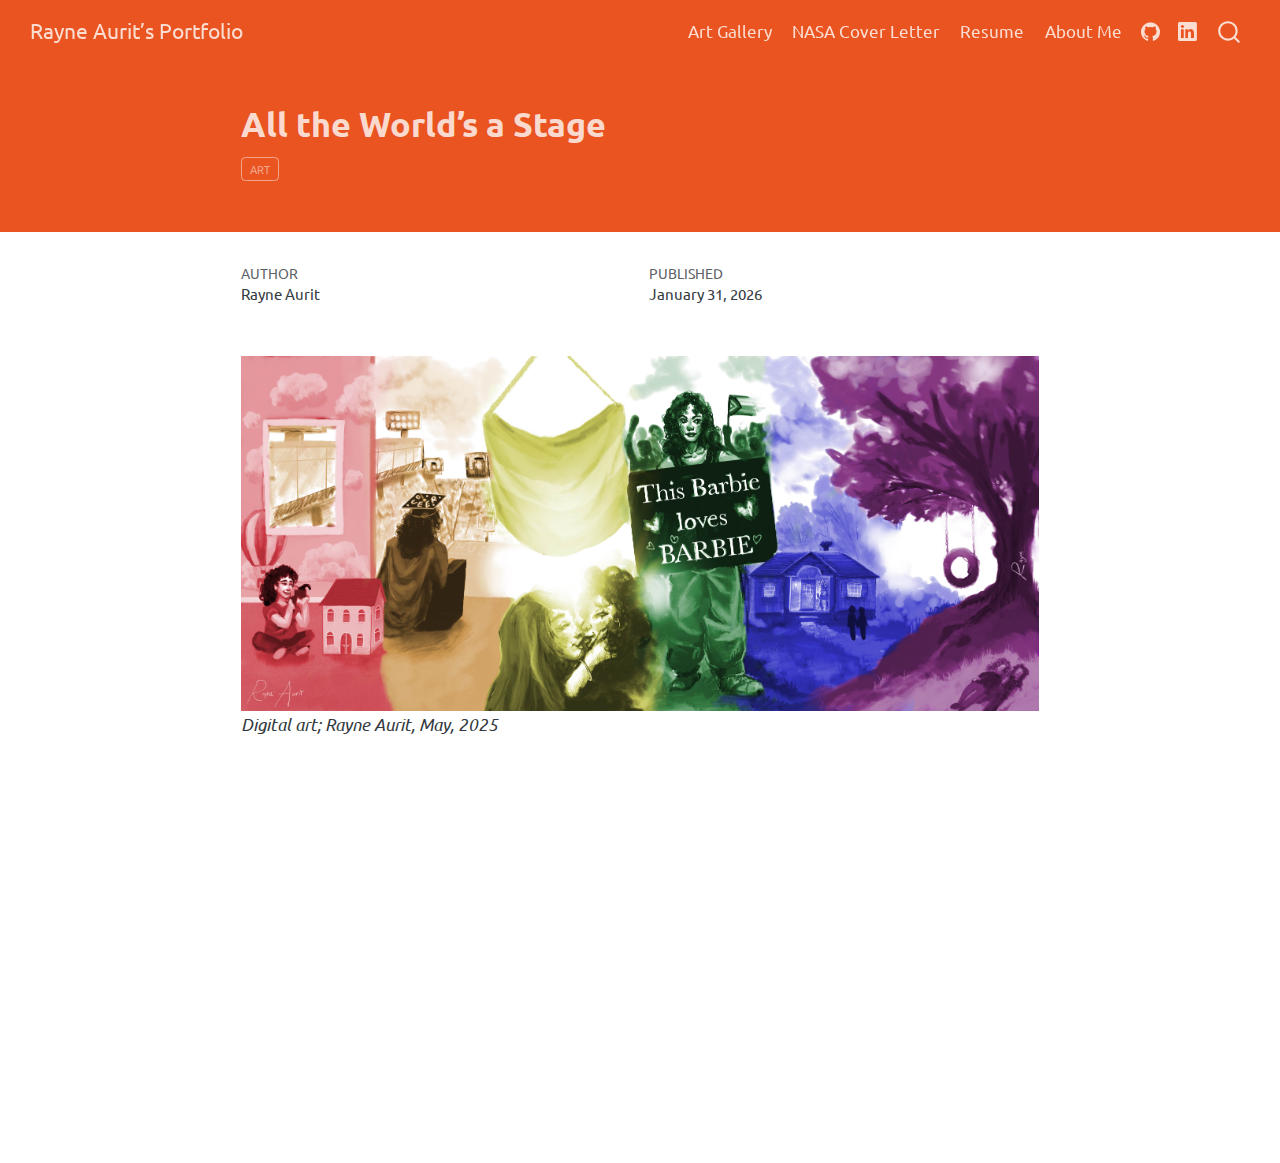
<file: docs/posts/all-the-worlds-a-stage/index.html>
<!DOCTYPE html>
<html xmlns="http://www.w3.org/1999/xhtml" lang="en" xml:lang="en"><head>

<meta charset="utf-8">
<meta name="generator" content="quarto-1.7.32">

<meta name="viewport" content="width=device-width, initial-scale=1.0, user-scalable=yes">

<meta name="author" content="Rayne Aurit">
<meta name="dcterms.date" content="2026-01-31">

<title>All the World’s a Stage – Rayne Aurit's Portfolio</title>
<style>
code{white-space: pre-wrap;}
span.smallcaps{font-variant: small-caps;}
div.columns{display: flex; gap: min(4vw, 1.5em);}
div.column{flex: auto; overflow-x: auto;}
div.hanging-indent{margin-left: 1.5em; text-indent: -1.5em;}
ul.task-list{list-style: none;}
ul.task-list li input[type="checkbox"] {
  width: 0.8em;
  margin: 0 0.8em 0.2em -1em; /* quarto-specific, see https://github.com/quarto-dev/quarto-cli/issues/4556 */ 
  vertical-align: middle;
}
</style>


<script src="../../site_libs/quarto-nav/quarto-nav.js"></script>
<script src="../../site_libs/quarto-nav/headroom.min.js"></script>
<script src="../../site_libs/clipboard/clipboard.min.js"></script>
<script src="../../site_libs/quarto-search/autocomplete.umd.js"></script>
<script src="../../site_libs/quarto-search/fuse.min.js"></script>
<script src="../../site_libs/quarto-search/quarto-search.js"></script>
<meta name="quarto:offset" content="../../">
<link href="../../favicon.png" rel="icon" type="image/png">
<script src="../../site_libs/quarto-html/quarto.js" type="module"></script>
<script src="../../site_libs/quarto-html/tabsets/tabsets.js" type="module"></script>
<script src="../../site_libs/quarto-html/popper.min.js"></script>
<script src="../../site_libs/quarto-html/tippy.umd.min.js"></script>
<script src="../../site_libs/quarto-html/anchor.min.js"></script>
<link href="../../site_libs/quarto-html/tippy.css" rel="stylesheet">
<link href="../../site_libs/quarto-html/quarto-syntax-highlighting-37eea08aefeeee20ff55810ff984fec1.css" rel="stylesheet" id="quarto-text-highlighting-styles">
<script src="../../site_libs/bootstrap/bootstrap.min.js"></script>
<link href="../../site_libs/bootstrap/bootstrap-icons.css" rel="stylesheet">
<link href="../../site_libs/bootstrap/bootstrap-01fbe853b7980beddfee3b159dd84a08.min.css" rel="stylesheet" append-hash="true" id="quarto-bootstrap" data-mode="light">
<script id="quarto-search-options" type="application/json">{
  "location": "navbar",
  "copy-button": false,
  "collapse-after": 3,
  "panel-placement": "end",
  "type": "overlay",
  "limit": 50,
  "keyboard-shortcut": [
    "f",
    "/",
    "s"
  ],
  "show-item-context": false,
  "language": {
    "search-no-results-text": "No results",
    "search-matching-documents-text": "matching documents",
    "search-copy-link-title": "Copy link to search",
    "search-hide-matches-text": "Hide additional matches",
    "search-more-match-text": "more match in this document",
    "search-more-matches-text": "more matches in this document",
    "search-clear-button-title": "Clear",
    "search-text-placeholder": "",
    "search-detached-cancel-button-title": "Cancel",
    "search-submit-button-title": "Submit",
    "search-label": "Search"
  }
}</script>


<link rel="stylesheet" href="../../styles.css">
</head>

<body class="nav-fixed fullcontent quarto-light">

<div id="quarto-search-results"></div>
  <header id="quarto-header" class="headroom fixed-top quarto-banner">
    <nav class="navbar navbar-expand-lg " data-bs-theme="dark">
      <div class="navbar-container container-fluid">
      <div class="navbar-brand-container mx-auto">
    <a class="navbar-brand" href="../../index.html">
    <span class="navbar-title">Rayne Aurit’s Portfolio</span>
    </a>
  </div>
            <div id="quarto-search" class="" title="Search"></div>
          <button class="navbar-toggler" type="button" data-bs-toggle="collapse" data-bs-target="#navbarCollapse" aria-controls="navbarCollapse" role="menu" aria-expanded="false" aria-label="Toggle navigation" onclick="if (window.quartoToggleHeadroom) { window.quartoToggleHeadroom(); }">
  <span class="navbar-toggler-icon"></span>
</button>
          <div class="collapse navbar-collapse" id="navbarCollapse">
            <ul class="navbar-nav navbar-nav-scroll ms-auto">
  <li class="nav-item">
    <a class="nav-link" href="../../gallery.html"> 
<span class="menu-text">Art Gallery</span></a>
  </li>  
  <li class="nav-item">
    <a class="nav-link" href="../../ResumeModern/CoverLetter.pdf"> 
<span class="menu-text">NASA Cover Letter</span></a>
  </li>  
  <li class="nav-item">
    <a class="nav-link" href="../../ResumeModern/ResumeModern.pdf"> 
<span class="menu-text">Resume</span></a>
  </li>  
  <li class="nav-item">
    <a class="nav-link" href="../../about.html"> 
<span class="menu-text">About Me</span></a>
  </li>  
  <li class="nav-item compact">
    <a class="nav-link" href="https://github.com/raurit"> <i class="bi bi-github" role="img">
</i> 
<span class="menu-text"></span></a>
  </li>  
  <li class="nav-item compact">
    <a class="nav-link" href="https://www.linkedin.com/in/rayne-aurit-08538a29a/"> <i class="bi bi-linkedin" role="img">
</i> 
<span class="menu-text"></span></a>
  </li>  
</ul>
          </div> <!-- /navcollapse -->
            <div class="quarto-navbar-tools">
</div>
      </div> <!-- /container-fluid -->
    </nav>
</header>
<!-- content -->
<header id="title-block-header" class="quarto-title-block default page-columns page-full">
  <div class="quarto-title-banner page-columns page-full">
    <div class="quarto-title column-body">
      <h1 class="title">All the World’s a Stage</h1>
                                <div class="quarto-categories">
                <div class="quarto-category">Art</div>
              </div>
                  </div>
  </div>
    
  
  <div class="quarto-title-meta">

      <div>
      <div class="quarto-title-meta-heading">Author</div>
      <div class="quarto-title-meta-contents">
               <p>Rayne Aurit </p>
            </div>
    </div>
      
      <div>
      <div class="quarto-title-meta-heading">Published</div>
      <div class="quarto-title-meta-contents">
        <p class="date">January 31, 2026</p>
      </div>
    </div>
    
      
    </div>
    
  
  </header><div id="quarto-content" class="quarto-container page-columns page-rows-contents page-layout-article page-navbar">
<!-- sidebar -->
<!-- margin-sidebar -->
    
<!-- main -->
<main class="content quarto-banner-title-block" id="quarto-document-content">





<p><img src="AllTheWorldsAStage.jpg" class="img-fluid"> <em>Digital art; Rayne Aurit, May, 2025</em></p>



</main> <!-- /main -->
<script id="quarto-html-after-body" type="application/javascript">
  window.document.addEventListener("DOMContentLoaded", function (event) {
    const icon = "";
    const anchorJS = new window.AnchorJS();
    anchorJS.options = {
      placement: 'right',
      icon: icon
    };
    anchorJS.add('.anchored');
    const isCodeAnnotation = (el) => {
      for (const clz of el.classList) {
        if (clz.startsWith('code-annotation-')) {                     
          return true;
        }
      }
      return false;
    }
    const onCopySuccess = function(e) {
      // button target
      const button = e.trigger;
      // don't keep focus
      button.blur();
      // flash "checked"
      button.classList.add('code-copy-button-checked');
      var currentTitle = button.getAttribute("title");
      button.setAttribute("title", "Copied!");
      let tooltip;
      if (window.bootstrap) {
        button.setAttribute("data-bs-toggle", "tooltip");
        button.setAttribute("data-bs-placement", "left");
        button.setAttribute("data-bs-title", "Copied!");
        tooltip = new bootstrap.Tooltip(button, 
          { trigger: "manual", 
            customClass: "code-copy-button-tooltip",
            offset: [0, -8]});
        tooltip.show();    
      }
      setTimeout(function() {
        if (tooltip) {
          tooltip.hide();
          button.removeAttribute("data-bs-title");
          button.removeAttribute("data-bs-toggle");
          button.removeAttribute("data-bs-placement");
        }
        button.setAttribute("title", currentTitle);
        button.classList.remove('code-copy-button-checked');
      }, 1000);
      // clear code selection
      e.clearSelection();
    }
    const getTextToCopy = function(trigger) {
        const codeEl = trigger.previousElementSibling.cloneNode(true);
        for (const childEl of codeEl.children) {
          if (isCodeAnnotation(childEl)) {
            childEl.remove();
          }
        }
        return codeEl.innerText;
    }
    const clipboard = new window.ClipboardJS('.code-copy-button:not([data-in-quarto-modal])', {
      text: getTextToCopy
    });
    clipboard.on('success', onCopySuccess);
    if (window.document.getElementById('quarto-embedded-source-code-modal')) {
      const clipboardModal = new window.ClipboardJS('.code-copy-button[data-in-quarto-modal]', {
        text: getTextToCopy,
        container: window.document.getElementById('quarto-embedded-source-code-modal')
      });
      clipboardModal.on('success', onCopySuccess);
    }
      var localhostRegex = new RegExp(/^(?:http|https):\/\/localhost\:?[0-9]*\//);
      var mailtoRegex = new RegExp(/^mailto:/);
        var filterRegex = new RegExp('/' + window.location.host + '/');
      var isInternal = (href) => {
          return filterRegex.test(href) || localhostRegex.test(href) || mailtoRegex.test(href);
      }
      // Inspect non-navigation links and adorn them if external
     var links = window.document.querySelectorAll('a[href]:not(.nav-link):not(.navbar-brand):not(.toc-action):not(.sidebar-link):not(.sidebar-item-toggle):not(.pagination-link):not(.no-external):not([aria-hidden]):not(.dropdown-item):not(.quarto-navigation-tool):not(.about-link)');
      for (var i=0; i<links.length; i++) {
        const link = links[i];
        if (!isInternal(link.href)) {
          // undo the damage that might have been done by quarto-nav.js in the case of
          // links that we want to consider external
          if (link.dataset.originalHref !== undefined) {
            link.href = link.dataset.originalHref;
          }
        }
      }
    function tippyHover(el, contentFn, onTriggerFn, onUntriggerFn) {
      const config = {
        allowHTML: true,
        maxWidth: 500,
        delay: 100,
        arrow: false,
        appendTo: function(el) {
            return el.parentElement;
        },
        interactive: true,
        interactiveBorder: 10,
        theme: 'quarto',
        placement: 'bottom-start',
      };
      if (contentFn) {
        config.content = contentFn;
      }
      if (onTriggerFn) {
        config.onTrigger = onTriggerFn;
      }
      if (onUntriggerFn) {
        config.onUntrigger = onUntriggerFn;
      }
      window.tippy(el, config); 
    }
    const noterefs = window.document.querySelectorAll('a[role="doc-noteref"]');
    for (var i=0; i<noterefs.length; i++) {
      const ref = noterefs[i];
      tippyHover(ref, function() {
        // use id or data attribute instead here
        let href = ref.getAttribute('data-footnote-href') || ref.getAttribute('href');
        try { href = new URL(href).hash; } catch {}
        const id = href.replace(/^#\/?/, "");
        const note = window.document.getElementById(id);
        if (note) {
          return note.innerHTML;
        } else {
          return "";
        }
      });
    }
    const xrefs = window.document.querySelectorAll('a.quarto-xref');
    const processXRef = (id, note) => {
      // Strip column container classes
      const stripColumnClz = (el) => {
        el.classList.remove("page-full", "page-columns");
        if (el.children) {
          for (const child of el.children) {
            stripColumnClz(child);
          }
        }
      }
      stripColumnClz(note)
      if (id === null || id.startsWith('sec-')) {
        // Special case sections, only their first couple elements
        const container = document.createElement("div");
        if (note.children && note.children.length > 2) {
          container.appendChild(note.children[0].cloneNode(true));
          for (let i = 1; i < note.children.length; i++) {
            const child = note.children[i];
            if (child.tagName === "P" && child.innerText === "") {
              continue;
            } else {
              container.appendChild(child.cloneNode(true));
              break;
            }
          }
          if (window.Quarto?.typesetMath) {
            window.Quarto.typesetMath(container);
          }
          return container.innerHTML
        } else {
          if (window.Quarto?.typesetMath) {
            window.Quarto.typesetMath(note);
          }
          return note.innerHTML;
        }
      } else {
        // Remove any anchor links if they are present
        const anchorLink = note.querySelector('a.anchorjs-link');
        if (anchorLink) {
          anchorLink.remove();
        }
        if (window.Quarto?.typesetMath) {
          window.Quarto.typesetMath(note);
        }
        if (note.classList.contains("callout")) {
          return note.outerHTML;
        } else {
          return note.innerHTML;
        }
      }
    }
    for (var i=0; i<xrefs.length; i++) {
      const xref = xrefs[i];
      tippyHover(xref, undefined, function(instance) {
        instance.disable();
        let url = xref.getAttribute('href');
        let hash = undefined; 
        if (url.startsWith('#')) {
          hash = url;
        } else {
          try { hash = new URL(url).hash; } catch {}
        }
        if (hash) {
          const id = hash.replace(/^#\/?/, "");
          const note = window.document.getElementById(id);
          if (note !== null) {
            try {
              const html = processXRef(id, note.cloneNode(true));
              instance.setContent(html);
            } finally {
              instance.enable();
              instance.show();
            }
          } else {
            // See if we can fetch this
            fetch(url.split('#')[0])
            .then(res => res.text())
            .then(html => {
              const parser = new DOMParser();
              const htmlDoc = parser.parseFromString(html, "text/html");
              const note = htmlDoc.getElementById(id);
              if (note !== null) {
                const html = processXRef(id, note);
                instance.setContent(html);
              } 
            }).finally(() => {
              instance.enable();
              instance.show();
            });
          }
        } else {
          // See if we can fetch a full url (with no hash to target)
          // This is a special case and we should probably do some content thinning / targeting
          fetch(url)
          .then(res => res.text())
          .then(html => {
            const parser = new DOMParser();
            const htmlDoc = parser.parseFromString(html, "text/html");
            const note = htmlDoc.querySelector('main.content');
            if (note !== null) {
              // This should only happen for chapter cross references
              // (since there is no id in the URL)
              // remove the first header
              if (note.children.length > 0 && note.children[0].tagName === "HEADER") {
                note.children[0].remove();
              }
              const html = processXRef(null, note);
              instance.setContent(html);
            } 
          }).finally(() => {
            instance.enable();
            instance.show();
          });
        }
      }, function(instance) {
      });
    }
        let selectedAnnoteEl;
        const selectorForAnnotation = ( cell, annotation) => {
          let cellAttr = 'data-code-cell="' + cell + '"';
          let lineAttr = 'data-code-annotation="' +  annotation + '"';
          const selector = 'span[' + cellAttr + '][' + lineAttr + ']';
          return selector;
        }
        const selectCodeLines = (annoteEl) => {
          const doc = window.document;
          const targetCell = annoteEl.getAttribute("data-target-cell");
          const targetAnnotation = annoteEl.getAttribute("data-target-annotation");
          const annoteSpan = window.document.querySelector(selectorForAnnotation(targetCell, targetAnnotation));
          const lines = annoteSpan.getAttribute("data-code-lines").split(",");
          const lineIds = lines.map((line) => {
            return targetCell + "-" + line;
          })
          let top = null;
          let height = null;
          let parent = null;
          if (lineIds.length > 0) {
              //compute the position of the single el (top and bottom and make a div)
              const el = window.document.getElementById(lineIds[0]);
              top = el.offsetTop;
              height = el.offsetHeight;
              parent = el.parentElement.parentElement;
            if (lineIds.length > 1) {
              const lastEl = window.document.getElementById(lineIds[lineIds.length - 1]);
              const bottom = lastEl.offsetTop + lastEl.offsetHeight;
              height = bottom - top;
            }
            if (top !== null && height !== null && parent !== null) {
              // cook up a div (if necessary) and position it 
              let div = window.document.getElementById("code-annotation-line-highlight");
              if (div === null) {
                div = window.document.createElement("div");
                div.setAttribute("id", "code-annotation-line-highlight");
                div.style.position = 'absolute';
                parent.appendChild(div);
              }
              div.style.top = top - 2 + "px";
              div.style.height = height + 4 + "px";
              div.style.left = 0;
              let gutterDiv = window.document.getElementById("code-annotation-line-highlight-gutter");
              if (gutterDiv === null) {
                gutterDiv = window.document.createElement("div");
                gutterDiv.setAttribute("id", "code-annotation-line-highlight-gutter");
                gutterDiv.style.position = 'absolute';
                const codeCell = window.document.getElementById(targetCell);
                const gutter = codeCell.querySelector('.code-annotation-gutter');
                gutter.appendChild(gutterDiv);
              }
              gutterDiv.style.top = top - 2 + "px";
              gutterDiv.style.height = height + 4 + "px";
            }
            selectedAnnoteEl = annoteEl;
          }
        };
        const unselectCodeLines = () => {
          const elementsIds = ["code-annotation-line-highlight", "code-annotation-line-highlight-gutter"];
          elementsIds.forEach((elId) => {
            const div = window.document.getElementById(elId);
            if (div) {
              div.remove();
            }
          });
          selectedAnnoteEl = undefined;
        };
          // Handle positioning of the toggle
      window.addEventListener(
        "resize",
        throttle(() => {
          elRect = undefined;
          if (selectedAnnoteEl) {
            selectCodeLines(selectedAnnoteEl);
          }
        }, 10)
      );
      function throttle(fn, ms) {
      let throttle = false;
      let timer;
        return (...args) => {
          if(!throttle) { // first call gets through
              fn.apply(this, args);
              throttle = true;
          } else { // all the others get throttled
              if(timer) clearTimeout(timer); // cancel #2
              timer = setTimeout(() => {
                fn.apply(this, args);
                timer = throttle = false;
              }, ms);
          }
        };
      }
        // Attach click handler to the DT
        const annoteDls = window.document.querySelectorAll('dt[data-target-cell]');
        for (const annoteDlNode of annoteDls) {
          annoteDlNode.addEventListener('click', (event) => {
            const clickedEl = event.target;
            if (clickedEl !== selectedAnnoteEl) {
              unselectCodeLines();
              const activeEl = window.document.querySelector('dt[data-target-cell].code-annotation-active');
              if (activeEl) {
                activeEl.classList.remove('code-annotation-active');
              }
              selectCodeLines(clickedEl);
              clickedEl.classList.add('code-annotation-active');
            } else {
              // Unselect the line
              unselectCodeLines();
              clickedEl.classList.remove('code-annotation-active');
            }
          });
        }
    const findCites = (el) => {
      const parentEl = el.parentElement;
      if (parentEl) {
        const cites = parentEl.dataset.cites;
        if (cites) {
          return {
            el,
            cites: cites.split(' ')
          };
        } else {
          return findCites(el.parentElement)
        }
      } else {
        return undefined;
      }
    };
    var bibliorefs = window.document.querySelectorAll('a[role="doc-biblioref"]');
    for (var i=0; i<bibliorefs.length; i++) {
      const ref = bibliorefs[i];
      const citeInfo = findCites(ref);
      if (citeInfo) {
        tippyHover(citeInfo.el, function() {
          var popup = window.document.createElement('div');
          citeInfo.cites.forEach(function(cite) {
            var citeDiv = window.document.createElement('div');
            citeDiv.classList.add('hanging-indent');
            citeDiv.classList.add('csl-entry');
            var biblioDiv = window.document.getElementById('ref-' + cite);
            if (biblioDiv) {
              citeDiv.innerHTML = biblioDiv.innerHTML;
            }
            popup.appendChild(citeDiv);
          });
          return popup.innerHTML;
        });
      }
    }
  });
  </script>
</div> <!-- /content -->




</body></html>
</file>
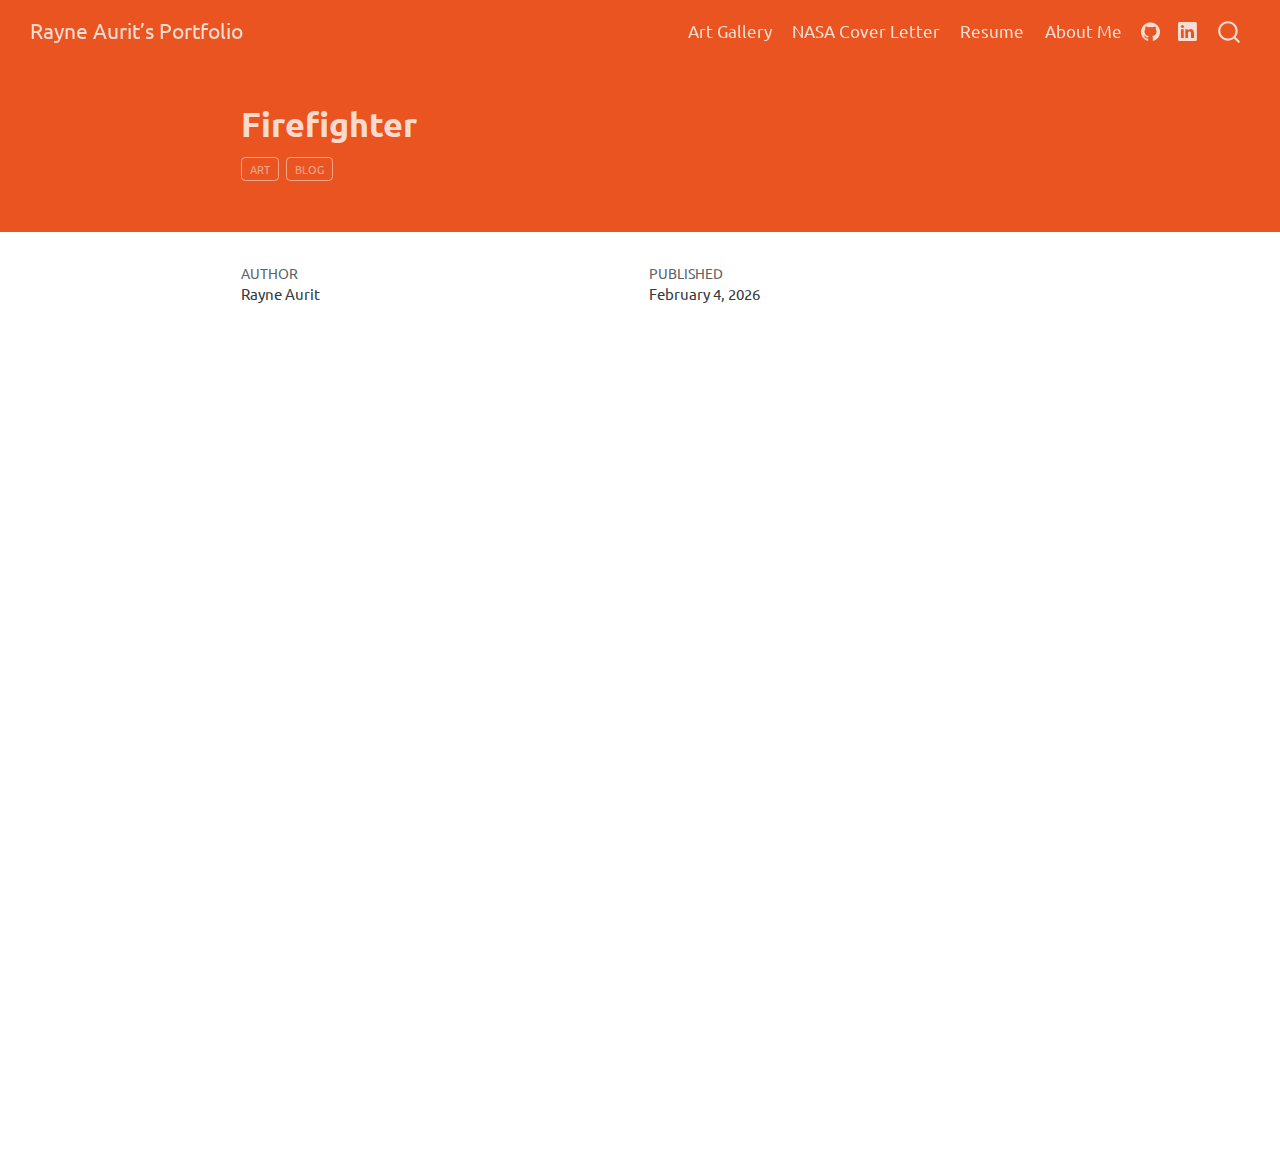
<file: docs/posts/firefighter/index.html>
<!DOCTYPE html>
<html xmlns="http://www.w3.org/1999/xhtml" lang="en" xml:lang="en"><head>

<meta charset="utf-8">
<meta name="generator" content="quarto-1.7.32">

<meta name="viewport" content="width=device-width, initial-scale=1.0, user-scalable=yes">

<meta name="author" content="Rayne Aurit">
<meta name="dcterms.date" content="2026-02-04">

<title>Firefighter – Rayne Aurit’s Portfolio</title>
<style>
code{white-space: pre-wrap;}
span.smallcaps{font-variant: small-caps;}
div.columns{display: flex; gap: min(4vw, 1.5em);}
div.column{flex: auto; overflow-x: auto;}
div.hanging-indent{margin-left: 1.5em; text-indent: -1.5em;}
ul.task-list{list-style: none;}
ul.task-list li input[type="checkbox"] {
  width: 0.8em;
  margin: 0 0.8em 0.2em -1em; /* quarto-specific, see https://github.com/quarto-dev/quarto-cli/issues/4556 */ 
  vertical-align: middle;
}
</style>


<script src="../../site_libs/quarto-nav/quarto-nav.js"></script>
<script src="../../site_libs/quarto-nav/headroom.min.js"></script>
<script src="../../site_libs/clipboard/clipboard.min.js"></script>
<script src="../../site_libs/quarto-search/autocomplete.umd.js"></script>
<script src="../../site_libs/quarto-search/fuse.min.js"></script>
<script src="../../site_libs/quarto-search/quarto-search.js"></script>
<meta name="quarto:offset" content="../../">
<link href="../../favicon.png" rel="icon" type="image/png">
<script src="../../site_libs/quarto-html/quarto.js" type="module"></script>
<script src="../../site_libs/quarto-html/tabsets/tabsets.js" type="module"></script>
<script src="../../site_libs/quarto-html/popper.min.js"></script>
<script src="../../site_libs/quarto-html/tippy.umd.min.js"></script>
<script src="../../site_libs/quarto-html/anchor.min.js"></script>
<link href="../../site_libs/quarto-html/tippy.css" rel="stylesheet">
<link href="../../site_libs/quarto-html/quarto-syntax-highlighting-37eea08aefeeee20ff55810ff984fec1.css" rel="stylesheet" id="quarto-text-highlighting-styles">
<script src="../../site_libs/bootstrap/bootstrap.min.js"></script>
<link href="../../site_libs/bootstrap/bootstrap-icons.css" rel="stylesheet">
<link href="../../site_libs/bootstrap/bootstrap-01fbe853b7980beddfee3b159dd84a08.min.css" rel="stylesheet" append-hash="true" id="quarto-bootstrap" data-mode="light">
<script id="quarto-search-options" type="application/json">{
  "location": "navbar",
  "copy-button": false,
  "collapse-after": 3,
  "panel-placement": "end",
  "type": "overlay",
  "limit": 50,
  "keyboard-shortcut": [
    "f",
    "/",
    "s"
  ],
  "show-item-context": false,
  "language": {
    "search-no-results-text": "No results",
    "search-matching-documents-text": "matching documents",
    "search-copy-link-title": "Copy link to search",
    "search-hide-matches-text": "Hide additional matches",
    "search-more-match-text": "more match in this document",
    "search-more-matches-text": "more matches in this document",
    "search-clear-button-title": "Clear",
    "search-text-placeholder": "",
    "search-detached-cancel-button-title": "Cancel",
    "search-submit-button-title": "Submit",
    "search-label": "Search"
  }
}</script>


<link rel="stylesheet" href="../../styles.css">
</head>

<body class="nav-fixed fullcontent quarto-light">

<div id="quarto-search-results"></div>
  <header id="quarto-header" class="headroom fixed-top quarto-banner">
    <nav class="navbar navbar-expand-lg " data-bs-theme="dark">
      <div class="navbar-container container-fluid">
      <div class="navbar-brand-container mx-auto">
    <a class="navbar-brand" href="../../index.html">
    <span class="navbar-title">Rayne Aurit’s Portfolio</span>
    </a>
  </div>
            <div id="quarto-search" class="" title="Search"></div>
          <button class="navbar-toggler" type="button" data-bs-toggle="collapse" data-bs-target="#navbarCollapse" aria-controls="navbarCollapse" role="menu" aria-expanded="false" aria-label="Toggle navigation" onclick="if (window.quartoToggleHeadroom) { window.quartoToggleHeadroom(); }">
  <span class="navbar-toggler-icon"></span>
</button>
          <div class="collapse navbar-collapse" id="navbarCollapse">
            <ul class="navbar-nav navbar-nav-scroll ms-auto">
  <li class="nav-item">
    <a class="nav-link" href="../../gallery.html"> 
<span class="menu-text">Art Gallery</span></a>
  </li>  
  <li class="nav-item">
    <a class="nav-link" href="../../ResumeModern/CoverLetter.pdf"> 
<span class="menu-text">NASA Cover Letter</span></a>
  </li>  
  <li class="nav-item">
    <a class="nav-link" href="../../ResumeModern/ResumeModern.pdf"> 
<span class="menu-text">Resume</span></a>
  </li>  
  <li class="nav-item">
    <a class="nav-link" href="../../about.html"> 
<span class="menu-text">About Me</span></a>
  </li>  
  <li class="nav-item compact">
    <a class="nav-link" href="https://github.com/raurit"> <i class="bi bi-github" role="img">
</i> 
<span class="menu-text"></span></a>
  </li>  
  <li class="nav-item compact">
    <a class="nav-link" href="https://www.linkedin.com/in/rayne-aurit-08538a29a/"> <i class="bi bi-linkedin" role="img">
</i> 
<span class="menu-text"></span></a>
  </li>  
</ul>
          </div> <!-- /navcollapse -->
            <div class="quarto-navbar-tools">
</div>
      </div> <!-- /container-fluid -->
    </nav>
</header>
<!-- content -->
<header id="title-block-header" class="quarto-title-block default page-columns page-full">
  <div class="quarto-title-banner page-columns page-full">
    <div class="quarto-title column-body">
      <h1 class="title">Firefighter</h1>
                                <div class="quarto-categories">
                <div class="quarto-category">Art</div>
                <div class="quarto-category">Blog</div>
              </div>
                  </div>
  </div>
    
  
  <div class="quarto-title-meta">

      <div>
      <div class="quarto-title-meta-heading">Author</div>
      <div class="quarto-title-meta-contents">
               <p>Rayne Aurit </p>
            </div>
    </div>
      
      <div>
      <div class="quarto-title-meta-heading">Published</div>
      <div class="quarto-title-meta-contents">
        <p class="date">February 4, 2026</p>
      </div>
    </div>
    
      
    </div>
    
  
  </header><div id="quarto-content" class="quarto-container page-columns page-rows-contents page-layout-article page-navbar">
<!-- sidebar -->
<!-- margin-sidebar -->
    
<!-- main -->
<main class="content quarto-banner-title-block" id="quarto-document-content">








</main> <!-- /main -->
<script id="quarto-html-after-body" type="application/javascript">
  window.document.addEventListener("DOMContentLoaded", function (event) {
    const icon = "";
    const anchorJS = new window.AnchorJS();
    anchorJS.options = {
      placement: 'right',
      icon: icon
    };
    anchorJS.add('.anchored');
    const isCodeAnnotation = (el) => {
      for (const clz of el.classList) {
        if (clz.startsWith('code-annotation-')) {                     
          return true;
        }
      }
      return false;
    }
    const onCopySuccess = function(e) {
      // button target
      const button = e.trigger;
      // don't keep focus
      button.blur();
      // flash "checked"
      button.classList.add('code-copy-button-checked');
      var currentTitle = button.getAttribute("title");
      button.setAttribute("title", "Copied!");
      let tooltip;
      if (window.bootstrap) {
        button.setAttribute("data-bs-toggle", "tooltip");
        button.setAttribute("data-bs-placement", "left");
        button.setAttribute("data-bs-title", "Copied!");
        tooltip = new bootstrap.Tooltip(button, 
          { trigger: "manual", 
            customClass: "code-copy-button-tooltip",
            offset: [0, -8]});
        tooltip.show();    
      }
      setTimeout(function() {
        if (tooltip) {
          tooltip.hide();
          button.removeAttribute("data-bs-title");
          button.removeAttribute("data-bs-toggle");
          button.removeAttribute("data-bs-placement");
        }
        button.setAttribute("title", currentTitle);
        button.classList.remove('code-copy-button-checked');
      }, 1000);
      // clear code selection
      e.clearSelection();
    }
    const getTextToCopy = function(trigger) {
        const codeEl = trigger.previousElementSibling.cloneNode(true);
        for (const childEl of codeEl.children) {
          if (isCodeAnnotation(childEl)) {
            childEl.remove();
          }
        }
        return codeEl.innerText;
    }
    const clipboard = new window.ClipboardJS('.code-copy-button:not([data-in-quarto-modal])', {
      text: getTextToCopy
    });
    clipboard.on('success', onCopySuccess);
    if (window.document.getElementById('quarto-embedded-source-code-modal')) {
      const clipboardModal = new window.ClipboardJS('.code-copy-button[data-in-quarto-modal]', {
        text: getTextToCopy,
        container: window.document.getElementById('quarto-embedded-source-code-modal')
      });
      clipboardModal.on('success', onCopySuccess);
    }
      var localhostRegex = new RegExp(/^(?:http|https):\/\/localhost\:?[0-9]*\//);
      var mailtoRegex = new RegExp(/^mailto:/);
        var filterRegex = new RegExp('/' + window.location.host + '/');
      var isInternal = (href) => {
          return filterRegex.test(href) || localhostRegex.test(href) || mailtoRegex.test(href);
      }
      // Inspect non-navigation links and adorn them if external
     var links = window.document.querySelectorAll('a[href]:not(.nav-link):not(.navbar-brand):not(.toc-action):not(.sidebar-link):not(.sidebar-item-toggle):not(.pagination-link):not(.no-external):not([aria-hidden]):not(.dropdown-item):not(.quarto-navigation-tool):not(.about-link)');
      for (var i=0; i<links.length; i++) {
        const link = links[i];
        if (!isInternal(link.href)) {
          // undo the damage that might have been done by quarto-nav.js in the case of
          // links that we want to consider external
          if (link.dataset.originalHref !== undefined) {
            link.href = link.dataset.originalHref;
          }
        }
      }
    function tippyHover(el, contentFn, onTriggerFn, onUntriggerFn) {
      const config = {
        allowHTML: true,
        maxWidth: 500,
        delay: 100,
        arrow: false,
        appendTo: function(el) {
            return el.parentElement;
        },
        interactive: true,
        interactiveBorder: 10,
        theme: 'quarto',
        placement: 'bottom-start',
      };
      if (contentFn) {
        config.content = contentFn;
      }
      if (onTriggerFn) {
        config.onTrigger = onTriggerFn;
      }
      if (onUntriggerFn) {
        config.onUntrigger = onUntriggerFn;
      }
      window.tippy(el, config); 
    }
    const noterefs = window.document.querySelectorAll('a[role="doc-noteref"]');
    for (var i=0; i<noterefs.length; i++) {
      const ref = noterefs[i];
      tippyHover(ref, function() {
        // use id or data attribute instead here
        let href = ref.getAttribute('data-footnote-href') || ref.getAttribute('href');
        try { href = new URL(href).hash; } catch {}
        const id = href.replace(/^#\/?/, "");
        const note = window.document.getElementById(id);
        if (note) {
          return note.innerHTML;
        } else {
          return "";
        }
      });
    }
    const xrefs = window.document.querySelectorAll('a.quarto-xref');
    const processXRef = (id, note) => {
      // Strip column container classes
      const stripColumnClz = (el) => {
        el.classList.remove("page-full", "page-columns");
        if (el.children) {
          for (const child of el.children) {
            stripColumnClz(child);
          }
        }
      }
      stripColumnClz(note)
      if (id === null || id.startsWith('sec-')) {
        // Special case sections, only their first couple elements
        const container = document.createElement("div");
        if (note.children && note.children.length > 2) {
          container.appendChild(note.children[0].cloneNode(true));
          for (let i = 1; i < note.children.length; i++) {
            const child = note.children[i];
            if (child.tagName === "P" && child.innerText === "") {
              continue;
            } else {
              container.appendChild(child.cloneNode(true));
              break;
            }
          }
          if (window.Quarto?.typesetMath) {
            window.Quarto.typesetMath(container);
          }
          return container.innerHTML
        } else {
          if (window.Quarto?.typesetMath) {
            window.Quarto.typesetMath(note);
          }
          return note.innerHTML;
        }
      } else {
        // Remove any anchor links if they are present
        const anchorLink = note.querySelector('a.anchorjs-link');
        if (anchorLink) {
          anchorLink.remove();
        }
        if (window.Quarto?.typesetMath) {
          window.Quarto.typesetMath(note);
        }
        if (note.classList.contains("callout")) {
          return note.outerHTML;
        } else {
          return note.innerHTML;
        }
      }
    }
    for (var i=0; i<xrefs.length; i++) {
      const xref = xrefs[i];
      tippyHover(xref, undefined, function(instance) {
        instance.disable();
        let url = xref.getAttribute('href');
        let hash = undefined; 
        if (url.startsWith('#')) {
          hash = url;
        } else {
          try { hash = new URL(url).hash; } catch {}
        }
        if (hash) {
          const id = hash.replace(/^#\/?/, "");
          const note = window.document.getElementById(id);
          if (note !== null) {
            try {
              const html = processXRef(id, note.cloneNode(true));
              instance.setContent(html);
            } finally {
              instance.enable();
              instance.show();
            }
          } else {
            // See if we can fetch this
            fetch(url.split('#')[0])
            .then(res => res.text())
            .then(html => {
              const parser = new DOMParser();
              const htmlDoc = parser.parseFromString(html, "text/html");
              const note = htmlDoc.getElementById(id);
              if (note !== null) {
                const html = processXRef(id, note);
                instance.setContent(html);
              } 
            }).finally(() => {
              instance.enable();
              instance.show();
            });
          }
        } else {
          // See if we can fetch a full url (with no hash to target)
          // This is a special case and we should probably do some content thinning / targeting
          fetch(url)
          .then(res => res.text())
          .then(html => {
            const parser = new DOMParser();
            const htmlDoc = parser.parseFromString(html, "text/html");
            const note = htmlDoc.querySelector('main.content');
            if (note !== null) {
              // This should only happen for chapter cross references
              // (since there is no id in the URL)
              // remove the first header
              if (note.children.length > 0 && note.children[0].tagName === "HEADER") {
                note.children[0].remove();
              }
              const html = processXRef(null, note);
              instance.setContent(html);
            } 
          }).finally(() => {
            instance.enable();
            instance.show();
          });
        }
      }, function(instance) {
      });
    }
        let selectedAnnoteEl;
        const selectorForAnnotation = ( cell, annotation) => {
          let cellAttr = 'data-code-cell="' + cell + '"';
          let lineAttr = 'data-code-annotation="' +  annotation + '"';
          const selector = 'span[' + cellAttr + '][' + lineAttr + ']';
          return selector;
        }
        const selectCodeLines = (annoteEl) => {
          const doc = window.document;
          const targetCell = annoteEl.getAttribute("data-target-cell");
          const targetAnnotation = annoteEl.getAttribute("data-target-annotation");
          const annoteSpan = window.document.querySelector(selectorForAnnotation(targetCell, targetAnnotation));
          const lines = annoteSpan.getAttribute("data-code-lines").split(",");
          const lineIds = lines.map((line) => {
            return targetCell + "-" + line;
          })
          let top = null;
          let height = null;
          let parent = null;
          if (lineIds.length > 0) {
              //compute the position of the single el (top and bottom and make a div)
              const el = window.document.getElementById(lineIds[0]);
              top = el.offsetTop;
              height = el.offsetHeight;
              parent = el.parentElement.parentElement;
            if (lineIds.length > 1) {
              const lastEl = window.document.getElementById(lineIds[lineIds.length - 1]);
              const bottom = lastEl.offsetTop + lastEl.offsetHeight;
              height = bottom - top;
            }
            if (top !== null && height !== null && parent !== null) {
              // cook up a div (if necessary) and position it 
              let div = window.document.getElementById("code-annotation-line-highlight");
              if (div === null) {
                div = window.document.createElement("div");
                div.setAttribute("id", "code-annotation-line-highlight");
                div.style.position = 'absolute';
                parent.appendChild(div);
              }
              div.style.top = top - 2 + "px";
              div.style.height = height + 4 + "px";
              div.style.left = 0;
              let gutterDiv = window.document.getElementById("code-annotation-line-highlight-gutter");
              if (gutterDiv === null) {
                gutterDiv = window.document.createElement("div");
                gutterDiv.setAttribute("id", "code-annotation-line-highlight-gutter");
                gutterDiv.style.position = 'absolute';
                const codeCell = window.document.getElementById(targetCell);
                const gutter = codeCell.querySelector('.code-annotation-gutter');
                gutter.appendChild(gutterDiv);
              }
              gutterDiv.style.top = top - 2 + "px";
              gutterDiv.style.height = height + 4 + "px";
            }
            selectedAnnoteEl = annoteEl;
          }
        };
        const unselectCodeLines = () => {
          const elementsIds = ["code-annotation-line-highlight", "code-annotation-line-highlight-gutter"];
          elementsIds.forEach((elId) => {
            const div = window.document.getElementById(elId);
            if (div) {
              div.remove();
            }
          });
          selectedAnnoteEl = undefined;
        };
          // Handle positioning of the toggle
      window.addEventListener(
        "resize",
        throttle(() => {
          elRect = undefined;
          if (selectedAnnoteEl) {
            selectCodeLines(selectedAnnoteEl);
          }
        }, 10)
      );
      function throttle(fn, ms) {
      let throttle = false;
      let timer;
        return (...args) => {
          if(!throttle) { // first call gets through
              fn.apply(this, args);
              throttle = true;
          } else { // all the others get throttled
              if(timer) clearTimeout(timer); // cancel #2
              timer = setTimeout(() => {
                fn.apply(this, args);
                timer = throttle = false;
              }, ms);
          }
        };
      }
        // Attach click handler to the DT
        const annoteDls = window.document.querySelectorAll('dt[data-target-cell]');
        for (const annoteDlNode of annoteDls) {
          annoteDlNode.addEventListener('click', (event) => {
            const clickedEl = event.target;
            if (clickedEl !== selectedAnnoteEl) {
              unselectCodeLines();
              const activeEl = window.document.querySelector('dt[data-target-cell].code-annotation-active');
              if (activeEl) {
                activeEl.classList.remove('code-annotation-active');
              }
              selectCodeLines(clickedEl);
              clickedEl.classList.add('code-annotation-active');
            } else {
              // Unselect the line
              unselectCodeLines();
              clickedEl.classList.remove('code-annotation-active');
            }
          });
        }
    const findCites = (el) => {
      const parentEl = el.parentElement;
      if (parentEl) {
        const cites = parentEl.dataset.cites;
        if (cites) {
          return {
            el,
            cites: cites.split(' ')
          };
        } else {
          return findCites(el.parentElement)
        }
      } else {
        return undefined;
      }
    };
    var bibliorefs = window.document.querySelectorAll('a[role="doc-biblioref"]');
    for (var i=0; i<bibliorefs.length; i++) {
      const ref = bibliorefs[i];
      const citeInfo = findCites(ref);
      if (citeInfo) {
        tippyHover(citeInfo.el, function() {
          var popup = window.document.createElement('div');
          citeInfo.cites.forEach(function(cite) {
            var citeDiv = window.document.createElement('div');
            citeDiv.classList.add('hanging-indent');
            citeDiv.classList.add('csl-entry');
            var biblioDiv = window.document.getElementById('ref-' + cite);
            if (biblioDiv) {
              citeDiv.innerHTML = biblioDiv.innerHTML;
            }
            popup.appendChild(citeDiv);
          });
          return popup.innerHTML;
        });
      }
    }
  });
  </script>
</div> <!-- /content -->




</body></html>
</file>
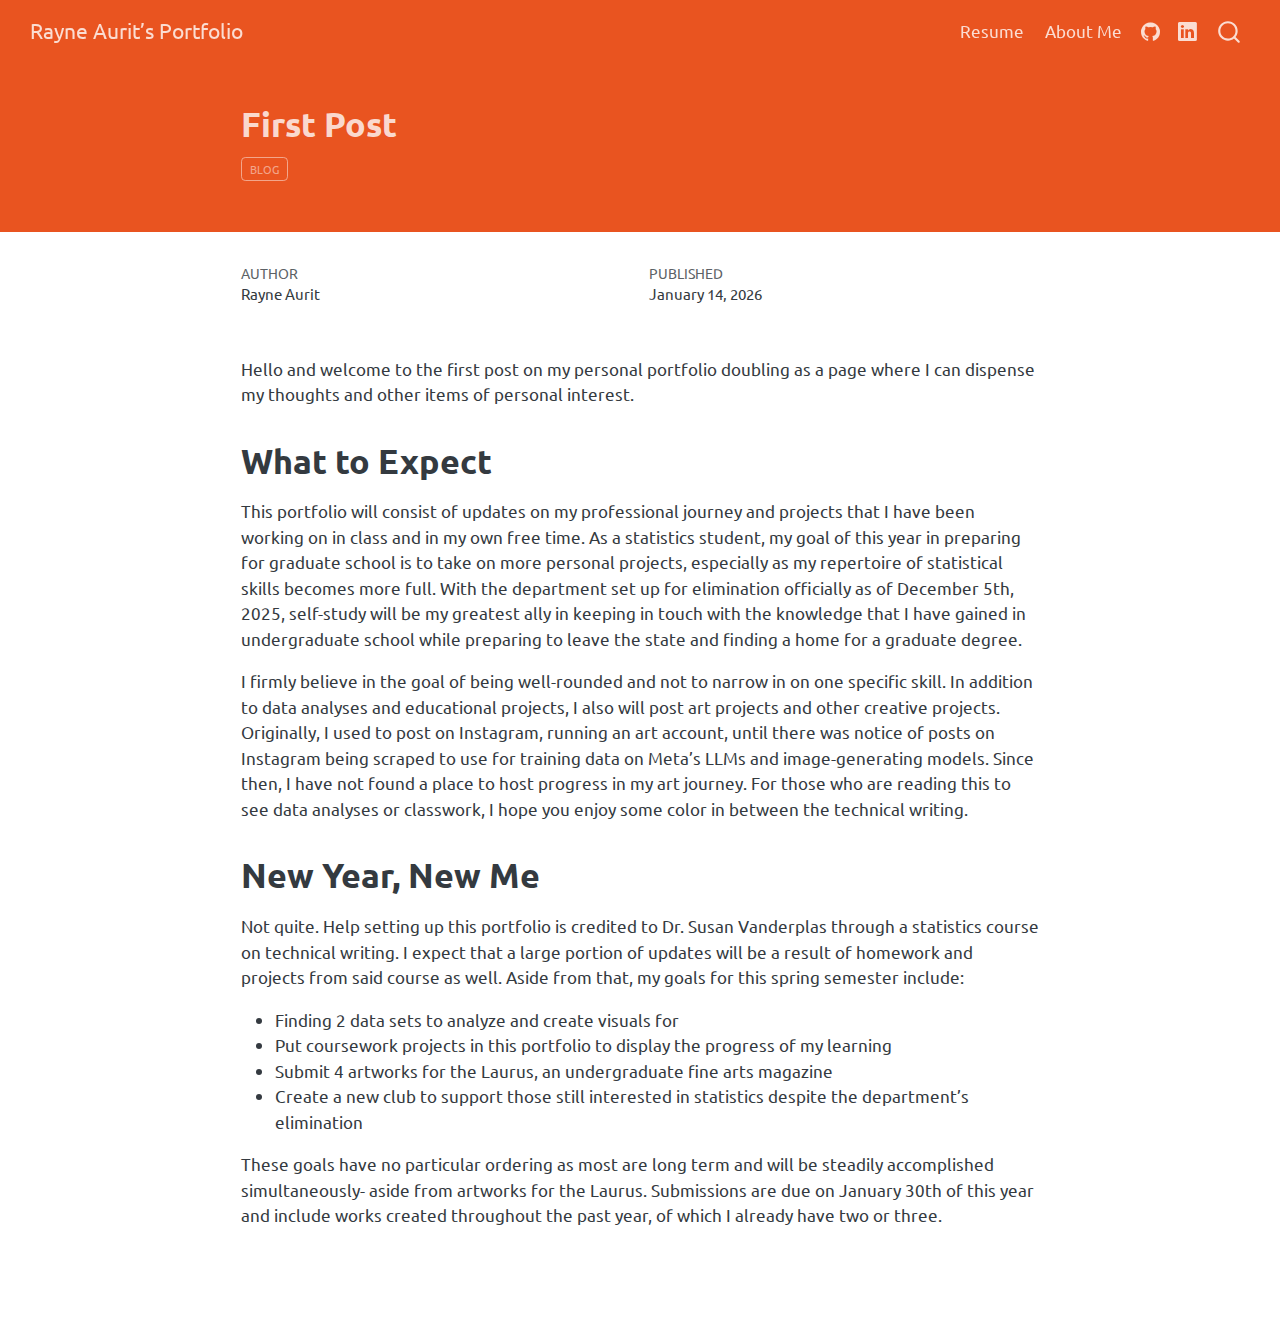
<file: docs/posts/first-post/index.html>
<!DOCTYPE html>
<html xmlns="http://www.w3.org/1999/xhtml" lang="en" xml:lang="en"><head>

<meta charset="utf-8">
<meta name="generator" content="quarto-1.7.32">

<meta name="viewport" content="width=device-width, initial-scale=1.0, user-scalable=yes">

<meta name="author" content="Rayne Aurit">
<meta name="dcterms.date" content="2026-01-14">

<title>First Post – Rayne Aurit’s Portfolio</title>
<style>
code{white-space: pre-wrap;}
span.smallcaps{font-variant: small-caps;}
div.columns{display: flex; gap: min(4vw, 1.5em);}
div.column{flex: auto; overflow-x: auto;}
div.hanging-indent{margin-left: 1.5em; text-indent: -1.5em;}
ul.task-list{list-style: none;}
ul.task-list li input[type="checkbox"] {
  width: 0.8em;
  margin: 0 0.8em 0.2em -1em; /* quarto-specific, see https://github.com/quarto-dev/quarto-cli/issues/4556 */ 
  vertical-align: middle;
}
</style>


<script src="../../site_libs/quarto-nav/quarto-nav.js"></script>
<script src="../../site_libs/quarto-nav/headroom.min.js"></script>
<script src="../../site_libs/clipboard/clipboard.min.js"></script>
<script src="../../site_libs/quarto-search/autocomplete.umd.js"></script>
<script src="../../site_libs/quarto-search/fuse.min.js"></script>
<script src="../../site_libs/quarto-search/quarto-search.js"></script>
<meta name="quarto:offset" content="../../">
<link href="../../favicon.png" rel="icon" type="image/png">
<script src="../../site_libs/quarto-html/quarto.js" type="module"></script>
<script src="../../site_libs/quarto-html/tabsets/tabsets.js" type="module"></script>
<script src="../../site_libs/quarto-html/popper.min.js"></script>
<script src="../../site_libs/quarto-html/tippy.umd.min.js"></script>
<script src="../../site_libs/quarto-html/anchor.min.js"></script>
<link href="../../site_libs/quarto-html/tippy.css" rel="stylesheet">
<link href="../../site_libs/quarto-html/quarto-syntax-highlighting-37eea08aefeeee20ff55810ff984fec1.css" rel="stylesheet" id="quarto-text-highlighting-styles">
<script src="../../site_libs/bootstrap/bootstrap.min.js"></script>
<link href="../../site_libs/bootstrap/bootstrap-icons.css" rel="stylesheet">
<link href="../../site_libs/bootstrap/bootstrap-01fbe853b7980beddfee3b159dd84a08.min.css" rel="stylesheet" append-hash="true" id="quarto-bootstrap" data-mode="light">
<script id="quarto-search-options" type="application/json">{
  "location": "navbar",
  "copy-button": false,
  "collapse-after": 3,
  "panel-placement": "end",
  "type": "overlay",
  "limit": 50,
  "keyboard-shortcut": [
    "f",
    "/",
    "s"
  ],
  "show-item-context": false,
  "language": {
    "search-no-results-text": "No results",
    "search-matching-documents-text": "matching documents",
    "search-copy-link-title": "Copy link to search",
    "search-hide-matches-text": "Hide additional matches",
    "search-more-match-text": "more match in this document",
    "search-more-matches-text": "more matches in this document",
    "search-clear-button-title": "Clear",
    "search-text-placeholder": "",
    "search-detached-cancel-button-title": "Cancel",
    "search-submit-button-title": "Submit",
    "search-label": "Search"
  }
}</script>


<link rel="stylesheet" href="../../styles.css">
</head>

<body class="nav-fixed fullcontent quarto-light">

<div id="quarto-search-results"></div>
  <header id="quarto-header" class="headroom fixed-top quarto-banner">
    <nav class="navbar navbar-expand-lg " data-bs-theme="dark">
      <div class="navbar-container container-fluid">
      <div class="navbar-brand-container mx-auto">
    <a class="navbar-brand" href="../../index.html">
    <span class="navbar-title">Rayne Aurit’s Portfolio</span>
    </a>
  </div>
            <div id="quarto-search" class="" title="Search"></div>
          <button class="navbar-toggler" type="button" data-bs-toggle="collapse" data-bs-target="#navbarCollapse" aria-controls="navbarCollapse" role="menu" aria-expanded="false" aria-label="Toggle navigation" onclick="if (window.quartoToggleHeadroom) { window.quartoToggleHeadroom(); }">
  <span class="navbar-toggler-icon"></span>
</button>
          <div class="collapse navbar-collapse" id="navbarCollapse">
            <ul class="navbar-nav navbar-nav-scroll ms-auto">
  <li class="nav-item">
    <a class="nav-link" href="../../ResumeModern/ResumeModern.pdf"> 
<span class="menu-text">Resume</span></a>
  </li>  
  <li class="nav-item">
    <a class="nav-link" href="../../about.html"> 
<span class="menu-text">About Me</span></a>
  </li>  
  <li class="nav-item compact">
    <a class="nav-link" href="https://github.com/raurit"> <i class="bi bi-github" role="img">
</i> 
<span class="menu-text"></span></a>
  </li>  
  <li class="nav-item compact">
    <a class="nav-link" href="https://www.linkedin.com/in/rayne-aurit-08538a29a/"> <i class="bi bi-linkedin" role="img">
</i> 
<span class="menu-text"></span></a>
  </li>  
</ul>
          </div> <!-- /navcollapse -->
            <div class="quarto-navbar-tools">
</div>
      </div> <!-- /container-fluid -->
    </nav>
</header>
<!-- content -->
<header id="title-block-header" class="quarto-title-block default page-columns page-full">
  <div class="quarto-title-banner page-columns page-full">
    <div class="quarto-title column-body">
      <h1 class="title">First Post</h1>
                                <div class="quarto-categories">
                <div class="quarto-category">blog</div>
              </div>
                  </div>
  </div>
    
  
  <div class="quarto-title-meta">

      <div>
      <div class="quarto-title-meta-heading">Author</div>
      <div class="quarto-title-meta-contents">
               <p>Rayne Aurit </p>
            </div>
    </div>
      
      <div>
      <div class="quarto-title-meta-heading">Published</div>
      <div class="quarto-title-meta-contents">
        <p class="date">January 14, 2026</p>
      </div>
    </div>
    
      
    </div>
    
  
  </header><div id="quarto-content" class="quarto-container page-columns page-rows-contents page-layout-article page-navbar">
<!-- sidebar -->
<!-- margin-sidebar -->
    
<!-- main -->
<main class="content quarto-banner-title-block" id="quarto-document-content">





<p>Hello and welcome to the first post on my personal portfolio doubling as a page where I can dispense my thoughts and other items of personal interest.</p>
<section id="what-to-expect" class="level1">
<h1>What to Expect</h1>
<p>This portfolio will consist of updates on my professional journey and projects that I have been working on in class and in my own free time. As a statistics student, my goal of this year in preparing for graduate school is to take on more personal projects, especially as my repertoire of statistical skills becomes more full. With the department set up for elimination officially as of December 5th, 2025, self-study will be my greatest ally in keeping in touch with the knowledge that I have gained in undergraduate school while preparing to leave the state and finding a home for a graduate degree.</p>
<p>I firmly believe in the goal of being well-rounded and not to narrow in on one specific skill. In addition to data analyses and educational projects, I also will post art projects and other creative projects. Originally, I used to post on Instagram, running an art account, until there was notice of posts on Instagram being scraped to use for training data on Meta’s LLMs and image-generating models. Since then, I have not found a place to host progress in my art journey. For those who are reading this to see data analyses or classwork, I hope you enjoy some color in between the technical writing.</p>
</section>
<section id="new-year-new-me" class="level1">
<h1>New Year, New Me</h1>
<p>Not quite. Help setting up this portfolio is credited to Dr.&nbsp;Susan Vanderplas through a statistics course on technical writing. I expect that a large portion of updates will be a result of homework and projects from said course as well. Aside from that, my goals for this spring semester include:</p>
<ul>
<li>Finding 2 data sets to analyze and create visuals for</li>
<li>Put coursework projects in this portfolio to display the progress of my learning</li>
<li>Submit 4 artworks for the Laurus, an undergraduate fine arts magazine</li>
<li>Create a new club to support those still interested in statistics despite the department’s elimination</li>
</ul>
<p>These goals have no particular ordering as most are long term and will be steadily accomplished simultaneously- aside from artworks for the Laurus. Submissions are due on January 30th of this year and include works created throughout the past year, of which I already have two or three.</p>


</section>

</main> <!-- /main -->
<script id="quarto-html-after-body" type="application/javascript">
  window.document.addEventListener("DOMContentLoaded", function (event) {
    const icon = "";
    const anchorJS = new window.AnchorJS();
    anchorJS.options = {
      placement: 'right',
      icon: icon
    };
    anchorJS.add('.anchored');
    const isCodeAnnotation = (el) => {
      for (const clz of el.classList) {
        if (clz.startsWith('code-annotation-')) {                     
          return true;
        }
      }
      return false;
    }
    const onCopySuccess = function(e) {
      // button target
      const button = e.trigger;
      // don't keep focus
      button.blur();
      // flash "checked"
      button.classList.add('code-copy-button-checked');
      var currentTitle = button.getAttribute("title");
      button.setAttribute("title", "Copied!");
      let tooltip;
      if (window.bootstrap) {
        button.setAttribute("data-bs-toggle", "tooltip");
        button.setAttribute("data-bs-placement", "left");
        button.setAttribute("data-bs-title", "Copied!");
        tooltip = new bootstrap.Tooltip(button, 
          { trigger: "manual", 
            customClass: "code-copy-button-tooltip",
            offset: [0, -8]});
        tooltip.show();    
      }
      setTimeout(function() {
        if (tooltip) {
          tooltip.hide();
          button.removeAttribute("data-bs-title");
          button.removeAttribute("data-bs-toggle");
          button.removeAttribute("data-bs-placement");
        }
        button.setAttribute("title", currentTitle);
        button.classList.remove('code-copy-button-checked');
      }, 1000);
      // clear code selection
      e.clearSelection();
    }
    const getTextToCopy = function(trigger) {
        const codeEl = trigger.previousElementSibling.cloneNode(true);
        for (const childEl of codeEl.children) {
          if (isCodeAnnotation(childEl)) {
            childEl.remove();
          }
        }
        return codeEl.innerText;
    }
    const clipboard = new window.ClipboardJS('.code-copy-button:not([data-in-quarto-modal])', {
      text: getTextToCopy
    });
    clipboard.on('success', onCopySuccess);
    if (window.document.getElementById('quarto-embedded-source-code-modal')) {
      const clipboardModal = new window.ClipboardJS('.code-copy-button[data-in-quarto-modal]', {
        text: getTextToCopy,
        container: window.document.getElementById('quarto-embedded-source-code-modal')
      });
      clipboardModal.on('success', onCopySuccess);
    }
      var localhostRegex = new RegExp(/^(?:http|https):\/\/localhost\:?[0-9]*\//);
      var mailtoRegex = new RegExp(/^mailto:/);
        var filterRegex = new RegExp('/' + window.location.host + '/');
      var isInternal = (href) => {
          return filterRegex.test(href) || localhostRegex.test(href) || mailtoRegex.test(href);
      }
      // Inspect non-navigation links and adorn them if external
     var links = window.document.querySelectorAll('a[href]:not(.nav-link):not(.navbar-brand):not(.toc-action):not(.sidebar-link):not(.sidebar-item-toggle):not(.pagination-link):not(.no-external):not([aria-hidden]):not(.dropdown-item):not(.quarto-navigation-tool):not(.about-link)');
      for (var i=0; i<links.length; i++) {
        const link = links[i];
        if (!isInternal(link.href)) {
          // undo the damage that might have been done by quarto-nav.js in the case of
          // links that we want to consider external
          if (link.dataset.originalHref !== undefined) {
            link.href = link.dataset.originalHref;
          }
        }
      }
    function tippyHover(el, contentFn, onTriggerFn, onUntriggerFn) {
      const config = {
        allowHTML: true,
        maxWidth: 500,
        delay: 100,
        arrow: false,
        appendTo: function(el) {
            return el.parentElement;
        },
        interactive: true,
        interactiveBorder: 10,
        theme: 'quarto',
        placement: 'bottom-start',
      };
      if (contentFn) {
        config.content = contentFn;
      }
      if (onTriggerFn) {
        config.onTrigger = onTriggerFn;
      }
      if (onUntriggerFn) {
        config.onUntrigger = onUntriggerFn;
      }
      window.tippy(el, config); 
    }
    const noterefs = window.document.querySelectorAll('a[role="doc-noteref"]');
    for (var i=0; i<noterefs.length; i++) {
      const ref = noterefs[i];
      tippyHover(ref, function() {
        // use id or data attribute instead here
        let href = ref.getAttribute('data-footnote-href') || ref.getAttribute('href');
        try { href = new URL(href).hash; } catch {}
        const id = href.replace(/^#\/?/, "");
        const note = window.document.getElementById(id);
        if (note) {
          return note.innerHTML;
        } else {
          return "";
        }
      });
    }
    const xrefs = window.document.querySelectorAll('a.quarto-xref');
    const processXRef = (id, note) => {
      // Strip column container classes
      const stripColumnClz = (el) => {
        el.classList.remove("page-full", "page-columns");
        if (el.children) {
          for (const child of el.children) {
            stripColumnClz(child);
          }
        }
      }
      stripColumnClz(note)
      if (id === null || id.startsWith('sec-')) {
        // Special case sections, only their first couple elements
        const container = document.createElement("div");
        if (note.children && note.children.length > 2) {
          container.appendChild(note.children[0].cloneNode(true));
          for (let i = 1; i < note.children.length; i++) {
            const child = note.children[i];
            if (child.tagName === "P" && child.innerText === "") {
              continue;
            } else {
              container.appendChild(child.cloneNode(true));
              break;
            }
          }
          if (window.Quarto?.typesetMath) {
            window.Quarto.typesetMath(container);
          }
          return container.innerHTML
        } else {
          if (window.Quarto?.typesetMath) {
            window.Quarto.typesetMath(note);
          }
          return note.innerHTML;
        }
      } else {
        // Remove any anchor links if they are present
        const anchorLink = note.querySelector('a.anchorjs-link');
        if (anchorLink) {
          anchorLink.remove();
        }
        if (window.Quarto?.typesetMath) {
          window.Quarto.typesetMath(note);
        }
        if (note.classList.contains("callout")) {
          return note.outerHTML;
        } else {
          return note.innerHTML;
        }
      }
    }
    for (var i=0; i<xrefs.length; i++) {
      const xref = xrefs[i];
      tippyHover(xref, undefined, function(instance) {
        instance.disable();
        let url = xref.getAttribute('href');
        let hash = undefined; 
        if (url.startsWith('#')) {
          hash = url;
        } else {
          try { hash = new URL(url).hash; } catch {}
        }
        if (hash) {
          const id = hash.replace(/^#\/?/, "");
          const note = window.document.getElementById(id);
          if (note !== null) {
            try {
              const html = processXRef(id, note.cloneNode(true));
              instance.setContent(html);
            } finally {
              instance.enable();
              instance.show();
            }
          } else {
            // See if we can fetch this
            fetch(url.split('#')[0])
            .then(res => res.text())
            .then(html => {
              const parser = new DOMParser();
              const htmlDoc = parser.parseFromString(html, "text/html");
              const note = htmlDoc.getElementById(id);
              if (note !== null) {
                const html = processXRef(id, note);
                instance.setContent(html);
              } 
            }).finally(() => {
              instance.enable();
              instance.show();
            });
          }
        } else {
          // See if we can fetch a full url (with no hash to target)
          // This is a special case and we should probably do some content thinning / targeting
          fetch(url)
          .then(res => res.text())
          .then(html => {
            const parser = new DOMParser();
            const htmlDoc = parser.parseFromString(html, "text/html");
            const note = htmlDoc.querySelector('main.content');
            if (note !== null) {
              // This should only happen for chapter cross references
              // (since there is no id in the URL)
              // remove the first header
              if (note.children.length > 0 && note.children[0].tagName === "HEADER") {
                note.children[0].remove();
              }
              const html = processXRef(null, note);
              instance.setContent(html);
            } 
          }).finally(() => {
            instance.enable();
            instance.show();
          });
        }
      }, function(instance) {
      });
    }
        let selectedAnnoteEl;
        const selectorForAnnotation = ( cell, annotation) => {
          let cellAttr = 'data-code-cell="' + cell + '"';
          let lineAttr = 'data-code-annotation="' +  annotation + '"';
          const selector = 'span[' + cellAttr + '][' + lineAttr + ']';
          return selector;
        }
        const selectCodeLines = (annoteEl) => {
          const doc = window.document;
          const targetCell = annoteEl.getAttribute("data-target-cell");
          const targetAnnotation = annoteEl.getAttribute("data-target-annotation");
          const annoteSpan = window.document.querySelector(selectorForAnnotation(targetCell, targetAnnotation));
          const lines = annoteSpan.getAttribute("data-code-lines").split(",");
          const lineIds = lines.map((line) => {
            return targetCell + "-" + line;
          })
          let top = null;
          let height = null;
          let parent = null;
          if (lineIds.length > 0) {
              //compute the position of the single el (top and bottom and make a div)
              const el = window.document.getElementById(lineIds[0]);
              top = el.offsetTop;
              height = el.offsetHeight;
              parent = el.parentElement.parentElement;
            if (lineIds.length > 1) {
              const lastEl = window.document.getElementById(lineIds[lineIds.length - 1]);
              const bottom = lastEl.offsetTop + lastEl.offsetHeight;
              height = bottom - top;
            }
            if (top !== null && height !== null && parent !== null) {
              // cook up a div (if necessary) and position it 
              let div = window.document.getElementById("code-annotation-line-highlight");
              if (div === null) {
                div = window.document.createElement("div");
                div.setAttribute("id", "code-annotation-line-highlight");
                div.style.position = 'absolute';
                parent.appendChild(div);
              }
              div.style.top = top - 2 + "px";
              div.style.height = height + 4 + "px";
              div.style.left = 0;
              let gutterDiv = window.document.getElementById("code-annotation-line-highlight-gutter");
              if (gutterDiv === null) {
                gutterDiv = window.document.createElement("div");
                gutterDiv.setAttribute("id", "code-annotation-line-highlight-gutter");
                gutterDiv.style.position = 'absolute';
                const codeCell = window.document.getElementById(targetCell);
                const gutter = codeCell.querySelector('.code-annotation-gutter');
                gutter.appendChild(gutterDiv);
              }
              gutterDiv.style.top = top - 2 + "px";
              gutterDiv.style.height = height + 4 + "px";
            }
            selectedAnnoteEl = annoteEl;
          }
        };
        const unselectCodeLines = () => {
          const elementsIds = ["code-annotation-line-highlight", "code-annotation-line-highlight-gutter"];
          elementsIds.forEach((elId) => {
            const div = window.document.getElementById(elId);
            if (div) {
              div.remove();
            }
          });
          selectedAnnoteEl = undefined;
        };
          // Handle positioning of the toggle
      window.addEventListener(
        "resize",
        throttle(() => {
          elRect = undefined;
          if (selectedAnnoteEl) {
            selectCodeLines(selectedAnnoteEl);
          }
        }, 10)
      );
      function throttle(fn, ms) {
      let throttle = false;
      let timer;
        return (...args) => {
          if(!throttle) { // first call gets through
              fn.apply(this, args);
              throttle = true;
          } else { // all the others get throttled
              if(timer) clearTimeout(timer); // cancel #2
              timer = setTimeout(() => {
                fn.apply(this, args);
                timer = throttle = false;
              }, ms);
          }
        };
      }
        // Attach click handler to the DT
        const annoteDls = window.document.querySelectorAll('dt[data-target-cell]');
        for (const annoteDlNode of annoteDls) {
          annoteDlNode.addEventListener('click', (event) => {
            const clickedEl = event.target;
            if (clickedEl !== selectedAnnoteEl) {
              unselectCodeLines();
              const activeEl = window.document.querySelector('dt[data-target-cell].code-annotation-active');
              if (activeEl) {
                activeEl.classList.remove('code-annotation-active');
              }
              selectCodeLines(clickedEl);
              clickedEl.classList.add('code-annotation-active');
            } else {
              // Unselect the line
              unselectCodeLines();
              clickedEl.classList.remove('code-annotation-active');
            }
          });
        }
    const findCites = (el) => {
      const parentEl = el.parentElement;
      if (parentEl) {
        const cites = parentEl.dataset.cites;
        if (cites) {
          return {
            el,
            cites: cites.split(' ')
          };
        } else {
          return findCites(el.parentElement)
        }
      } else {
        return undefined;
      }
    };
    var bibliorefs = window.document.querySelectorAll('a[role="doc-biblioref"]');
    for (var i=0; i<bibliorefs.length; i++) {
      const ref = bibliorefs[i];
      const citeInfo = findCites(ref);
      if (citeInfo) {
        tippyHover(citeInfo.el, function() {
          var popup = window.document.createElement('div');
          citeInfo.cites.forEach(function(cite) {
            var citeDiv = window.document.createElement('div');
            citeDiv.classList.add('hanging-indent');
            citeDiv.classList.add('csl-entry');
            var biblioDiv = window.document.getElementById('ref-' + cite);
            if (biblioDiv) {
              citeDiv.innerHTML = biblioDiv.innerHTML;
            }
            popup.appendChild(citeDiv);
          });
          return popup.innerHTML;
        });
      }
    }
  });
  </script>
</div> <!-- /content -->




</body></html>
</file>
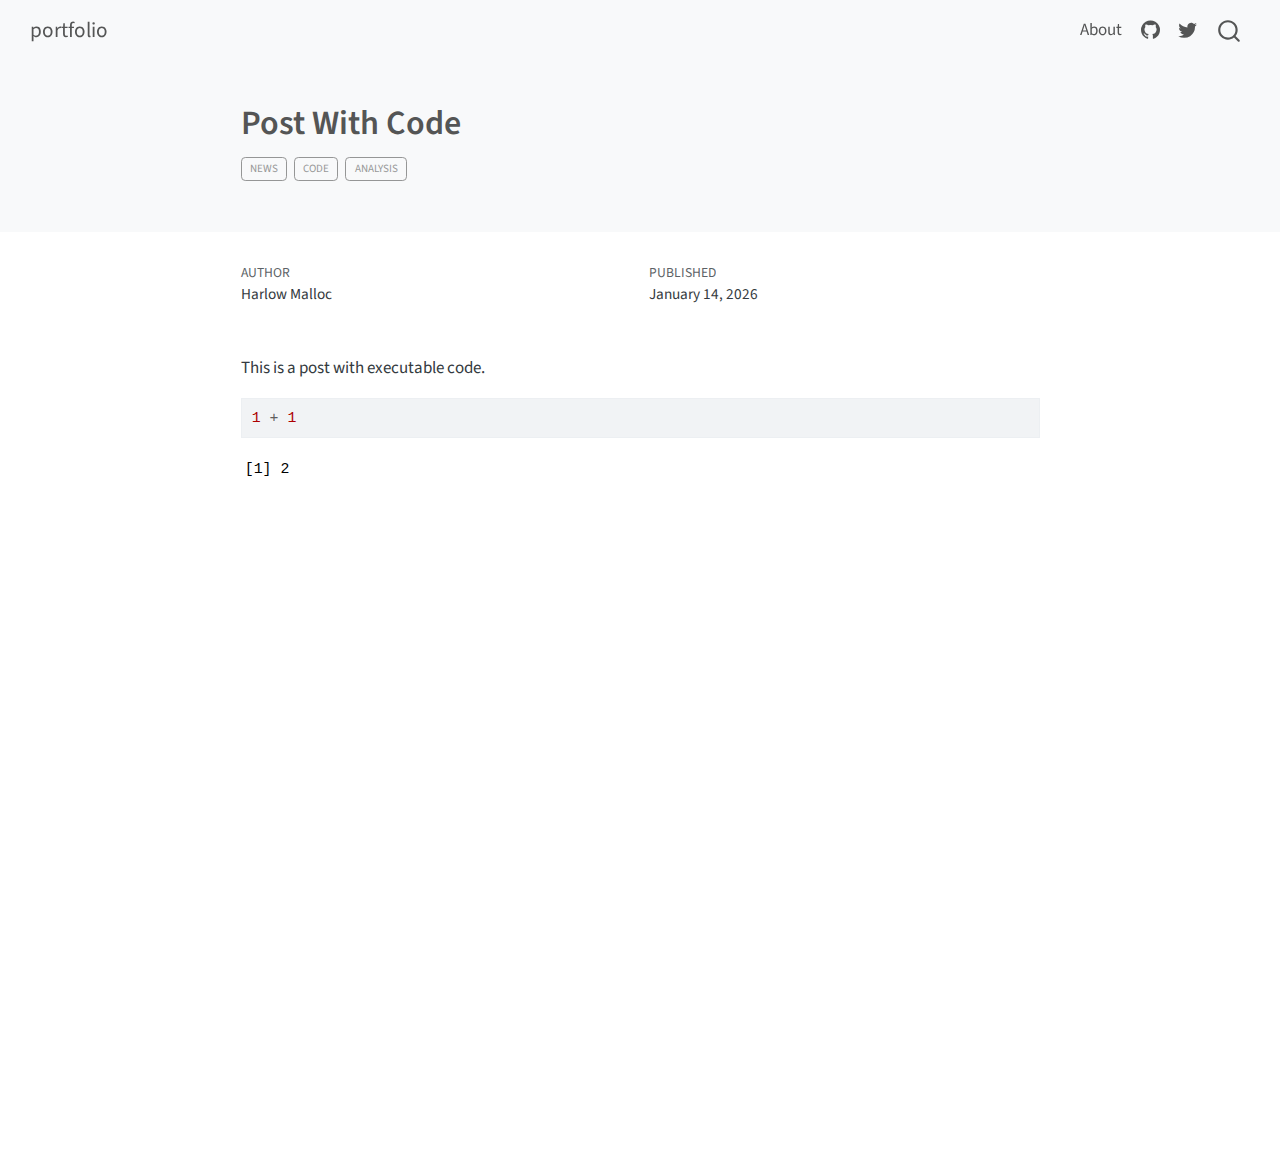
<file: docs/posts/post-with-code/index.html>
<!DOCTYPE html>
<html xmlns="http://www.w3.org/1999/xhtml" lang="en" xml:lang="en"><head>

<meta charset="utf-8">
<meta name="generator" content="quarto-1.7.32">

<meta name="viewport" content="width=device-width, initial-scale=1.0, user-scalable=yes">

<meta name="author" content="Harlow Malloc">
<meta name="dcterms.date" content="2026-01-14">

<title>Post With Code – portfolio</title>
<style>
code{white-space: pre-wrap;}
span.smallcaps{font-variant: small-caps;}
div.columns{display: flex; gap: min(4vw, 1.5em);}
div.column{flex: auto; overflow-x: auto;}
div.hanging-indent{margin-left: 1.5em; text-indent: -1.5em;}
ul.task-list{list-style: none;}
ul.task-list li input[type="checkbox"] {
  width: 0.8em;
  margin: 0 0.8em 0.2em -1em; /* quarto-specific, see https://github.com/quarto-dev/quarto-cli/issues/4556 */ 
  vertical-align: middle;
}
/* CSS for syntax highlighting */
html { -webkit-text-size-adjust: 100%; }
pre > code.sourceCode { white-space: pre; position: relative; }
pre > code.sourceCode > span { display: inline-block; line-height: 1.25; }
pre > code.sourceCode > span:empty { height: 1.2em; }
.sourceCode { overflow: visible; }
code.sourceCode > span { color: inherit; text-decoration: inherit; }
div.sourceCode { margin: 1em 0; }
pre.sourceCode { margin: 0; }
@media screen {
div.sourceCode { overflow: auto; }
}
@media print {
pre > code.sourceCode { white-space: pre-wrap; }
pre > code.sourceCode > span { text-indent: -5em; padding-left: 5em; }
}
pre.numberSource code
  { counter-reset: source-line 0; }
pre.numberSource code > span
  { position: relative; left: -4em; counter-increment: source-line; }
pre.numberSource code > span > a:first-child::before
  { content: counter(source-line);
    position: relative; left: -1em; text-align: right; vertical-align: baseline;
    border: none; display: inline-block;
    -webkit-touch-callout: none; -webkit-user-select: none;
    -khtml-user-select: none; -moz-user-select: none;
    -ms-user-select: none; user-select: none;
    padding: 0 4px; width: 4em;
  }
pre.numberSource { margin-left: 3em;  padding-left: 4px; }
div.sourceCode
  {   }
@media screen {
pre > code.sourceCode > span > a:first-child::before { text-decoration: underline; }
}
</style>


<script src="../../site_libs/quarto-nav/quarto-nav.js"></script>
<script src="../../site_libs/quarto-nav/headroom.min.js"></script>
<script src="../../site_libs/clipboard/clipboard.min.js"></script>
<script src="../../site_libs/quarto-search/autocomplete.umd.js"></script>
<script src="../../site_libs/quarto-search/fuse.min.js"></script>
<script src="../../site_libs/quarto-search/quarto-search.js"></script>
<meta name="quarto:offset" content="../../">
<script src="../../site_libs/quarto-html/quarto.js" type="module"></script>
<script src="../../site_libs/quarto-html/tabsets/tabsets.js" type="module"></script>
<script src="../../site_libs/quarto-html/popper.min.js"></script>
<script src="../../site_libs/quarto-html/tippy.umd.min.js"></script>
<script src="../../site_libs/quarto-html/anchor.min.js"></script>
<link href="../../site_libs/quarto-html/tippy.css" rel="stylesheet">
<link href="../../site_libs/quarto-html/quarto-syntax-highlighting-37eea08aefeeee20ff55810ff984fec1.css" rel="stylesheet" id="quarto-text-highlighting-styles">
<script src="../../site_libs/bootstrap/bootstrap.min.js"></script>
<link href="../../site_libs/bootstrap/bootstrap-icons.css" rel="stylesheet">
<link href="../../site_libs/bootstrap/bootstrap-dfb324f25d9b1687192fa8be62ac8f9c.min.css" rel="stylesheet" append-hash="true" id="quarto-bootstrap" data-mode="light">
<script id="quarto-search-options" type="application/json">{
  "location": "navbar",
  "copy-button": false,
  "collapse-after": 3,
  "panel-placement": "end",
  "type": "overlay",
  "limit": 50,
  "keyboard-shortcut": [
    "f",
    "/",
    "s"
  ],
  "show-item-context": false,
  "language": {
    "search-no-results-text": "No results",
    "search-matching-documents-text": "matching documents",
    "search-copy-link-title": "Copy link to search",
    "search-hide-matches-text": "Hide additional matches",
    "search-more-match-text": "more match in this document",
    "search-more-matches-text": "more matches in this document",
    "search-clear-button-title": "Clear",
    "search-text-placeholder": "",
    "search-detached-cancel-button-title": "Cancel",
    "search-submit-button-title": "Submit",
    "search-label": "Search"
  }
}</script>


<link rel="stylesheet" href="../../styles.css">
</head>

<body class="nav-fixed fullcontent quarto-light">

<div id="quarto-search-results"></div>
  <header id="quarto-header" class="headroom fixed-top quarto-banner">
    <nav class="navbar navbar-expand-lg " data-bs-theme="dark">
      <div class="navbar-container container-fluid">
      <div class="navbar-brand-container mx-auto">
    <a class="navbar-brand" href="../../index.html">
    <span class="navbar-title">portfolio</span>
    </a>
  </div>
            <div id="quarto-search" class="" title="Search"></div>
          <button class="navbar-toggler" type="button" data-bs-toggle="collapse" data-bs-target="#navbarCollapse" aria-controls="navbarCollapse" role="menu" aria-expanded="false" aria-label="Toggle navigation" onclick="if (window.quartoToggleHeadroom) { window.quartoToggleHeadroom(); }">
  <span class="navbar-toggler-icon"></span>
</button>
          <div class="collapse navbar-collapse" id="navbarCollapse">
            <ul class="navbar-nav navbar-nav-scroll ms-auto">
  <li class="nav-item">
    <a class="nav-link" href="../../about.html"> 
<span class="menu-text">About</span></a>
  </li>  
  <li class="nav-item compact">
    <a class="nav-link" href="https://github.com/"> <i class="bi bi-github" role="img">
</i> 
<span class="menu-text"></span></a>
  </li>  
  <li class="nav-item compact">
    <a class="nav-link" href="https://twitter.com"> <i class="bi bi-twitter" role="img">
</i> 
<span class="menu-text"></span></a>
  </li>  
</ul>
          </div> <!-- /navcollapse -->
            <div class="quarto-navbar-tools">
</div>
      </div> <!-- /container-fluid -->
    </nav>
</header>
<!-- content -->
<header id="title-block-header" class="quarto-title-block default page-columns page-full">
  <div class="quarto-title-banner page-columns page-full">
    <div class="quarto-title column-body">
      <h1 class="title">Post With Code</h1>
                                <div class="quarto-categories">
                <div class="quarto-category">news</div>
                <div class="quarto-category">code</div>
                <div class="quarto-category">analysis</div>
              </div>
                  </div>
  </div>
    
  
  <div class="quarto-title-meta">

      <div>
      <div class="quarto-title-meta-heading">Author</div>
      <div class="quarto-title-meta-contents">
               <p>Harlow Malloc </p>
            </div>
    </div>
      
      <div>
      <div class="quarto-title-meta-heading">Published</div>
      <div class="quarto-title-meta-contents">
        <p class="date">January 14, 2026</p>
      </div>
    </div>
    
      
    </div>
    
  
  </header><div id="quarto-content" class="quarto-container page-columns page-rows-contents page-layout-article page-navbar">
<!-- sidebar -->
<!-- margin-sidebar -->
    
<!-- main -->
<main class="content quarto-banner-title-block" id="quarto-document-content">





<p>This is a post with executable code.</p>
<div class="cell">
<div class="sourceCode cell-code" id="cb1"><pre class="sourceCode r code-with-copy"><code class="sourceCode r"><span id="cb1-1"><a href="#cb1-1" aria-hidden="true" tabindex="-1"></a><span class="dv">1</span> <span class="sc">+</span> <span class="dv">1</span></span></code><button title="Copy to Clipboard" class="code-copy-button"><i class="bi"></i></button></pre></div>
<div class="cell-output cell-output-stdout">
<pre><code>[1] 2</code></pre>
</div>
</div>



</main> <!-- /main -->
<script id="quarto-html-after-body" type="application/javascript">
  window.document.addEventListener("DOMContentLoaded", function (event) {
    const icon = "";
    const anchorJS = new window.AnchorJS();
    anchorJS.options = {
      placement: 'right',
      icon: icon
    };
    anchorJS.add('.anchored');
    const isCodeAnnotation = (el) => {
      for (const clz of el.classList) {
        if (clz.startsWith('code-annotation-')) {                     
          return true;
        }
      }
      return false;
    }
    const onCopySuccess = function(e) {
      // button target
      const button = e.trigger;
      // don't keep focus
      button.blur();
      // flash "checked"
      button.classList.add('code-copy-button-checked');
      var currentTitle = button.getAttribute("title");
      button.setAttribute("title", "Copied!");
      let tooltip;
      if (window.bootstrap) {
        button.setAttribute("data-bs-toggle", "tooltip");
        button.setAttribute("data-bs-placement", "left");
        button.setAttribute("data-bs-title", "Copied!");
        tooltip = new bootstrap.Tooltip(button, 
          { trigger: "manual", 
            customClass: "code-copy-button-tooltip",
            offset: [0, -8]});
        tooltip.show();    
      }
      setTimeout(function() {
        if (tooltip) {
          tooltip.hide();
          button.removeAttribute("data-bs-title");
          button.removeAttribute("data-bs-toggle");
          button.removeAttribute("data-bs-placement");
        }
        button.setAttribute("title", currentTitle);
        button.classList.remove('code-copy-button-checked');
      }, 1000);
      // clear code selection
      e.clearSelection();
    }
    const getTextToCopy = function(trigger) {
        const codeEl = trigger.previousElementSibling.cloneNode(true);
        for (const childEl of codeEl.children) {
          if (isCodeAnnotation(childEl)) {
            childEl.remove();
          }
        }
        return codeEl.innerText;
    }
    const clipboard = new window.ClipboardJS('.code-copy-button:not([data-in-quarto-modal])', {
      text: getTextToCopy
    });
    clipboard.on('success', onCopySuccess);
    if (window.document.getElementById('quarto-embedded-source-code-modal')) {
      const clipboardModal = new window.ClipboardJS('.code-copy-button[data-in-quarto-modal]', {
        text: getTextToCopy,
        container: window.document.getElementById('quarto-embedded-source-code-modal')
      });
      clipboardModal.on('success', onCopySuccess);
    }
      var localhostRegex = new RegExp(/^(?:http|https):\/\/localhost\:?[0-9]*\//);
      var mailtoRegex = new RegExp(/^mailto:/);
        var filterRegex = new RegExp('/' + window.location.host + '/');
      var isInternal = (href) => {
          return filterRegex.test(href) || localhostRegex.test(href) || mailtoRegex.test(href);
      }
      // Inspect non-navigation links and adorn them if external
     var links = window.document.querySelectorAll('a[href]:not(.nav-link):not(.navbar-brand):not(.toc-action):not(.sidebar-link):not(.sidebar-item-toggle):not(.pagination-link):not(.no-external):not([aria-hidden]):not(.dropdown-item):not(.quarto-navigation-tool):not(.about-link)');
      for (var i=0; i<links.length; i++) {
        const link = links[i];
        if (!isInternal(link.href)) {
          // undo the damage that might have been done by quarto-nav.js in the case of
          // links that we want to consider external
          if (link.dataset.originalHref !== undefined) {
            link.href = link.dataset.originalHref;
          }
        }
      }
    function tippyHover(el, contentFn, onTriggerFn, onUntriggerFn) {
      const config = {
        allowHTML: true,
        maxWidth: 500,
        delay: 100,
        arrow: false,
        appendTo: function(el) {
            return el.parentElement;
        },
        interactive: true,
        interactiveBorder: 10,
        theme: 'quarto',
        placement: 'bottom-start',
      };
      if (contentFn) {
        config.content = contentFn;
      }
      if (onTriggerFn) {
        config.onTrigger = onTriggerFn;
      }
      if (onUntriggerFn) {
        config.onUntrigger = onUntriggerFn;
      }
      window.tippy(el, config); 
    }
    const noterefs = window.document.querySelectorAll('a[role="doc-noteref"]');
    for (var i=0; i<noterefs.length; i++) {
      const ref = noterefs[i];
      tippyHover(ref, function() {
        // use id or data attribute instead here
        let href = ref.getAttribute('data-footnote-href') || ref.getAttribute('href');
        try { href = new URL(href).hash; } catch {}
        const id = href.replace(/^#\/?/, "");
        const note = window.document.getElementById(id);
        if (note) {
          return note.innerHTML;
        } else {
          return "";
        }
      });
    }
    const xrefs = window.document.querySelectorAll('a.quarto-xref');
    const processXRef = (id, note) => {
      // Strip column container classes
      const stripColumnClz = (el) => {
        el.classList.remove("page-full", "page-columns");
        if (el.children) {
          for (const child of el.children) {
            stripColumnClz(child);
          }
        }
      }
      stripColumnClz(note)
      if (id === null || id.startsWith('sec-')) {
        // Special case sections, only their first couple elements
        const container = document.createElement("div");
        if (note.children && note.children.length > 2) {
          container.appendChild(note.children[0].cloneNode(true));
          for (let i = 1; i < note.children.length; i++) {
            const child = note.children[i];
            if (child.tagName === "P" && child.innerText === "") {
              continue;
            } else {
              container.appendChild(child.cloneNode(true));
              break;
            }
          }
          if (window.Quarto?.typesetMath) {
            window.Quarto.typesetMath(container);
          }
          return container.innerHTML
        } else {
          if (window.Quarto?.typesetMath) {
            window.Quarto.typesetMath(note);
          }
          return note.innerHTML;
        }
      } else {
        // Remove any anchor links if they are present
        const anchorLink = note.querySelector('a.anchorjs-link');
        if (anchorLink) {
          anchorLink.remove();
        }
        if (window.Quarto?.typesetMath) {
          window.Quarto.typesetMath(note);
        }
        if (note.classList.contains("callout")) {
          return note.outerHTML;
        } else {
          return note.innerHTML;
        }
      }
    }
    for (var i=0; i<xrefs.length; i++) {
      const xref = xrefs[i];
      tippyHover(xref, undefined, function(instance) {
        instance.disable();
        let url = xref.getAttribute('href');
        let hash = undefined; 
        if (url.startsWith('#')) {
          hash = url;
        } else {
          try { hash = new URL(url).hash; } catch {}
        }
        if (hash) {
          const id = hash.replace(/^#\/?/, "");
          const note = window.document.getElementById(id);
          if (note !== null) {
            try {
              const html = processXRef(id, note.cloneNode(true));
              instance.setContent(html);
            } finally {
              instance.enable();
              instance.show();
            }
          } else {
            // See if we can fetch this
            fetch(url.split('#')[0])
            .then(res => res.text())
            .then(html => {
              const parser = new DOMParser();
              const htmlDoc = parser.parseFromString(html, "text/html");
              const note = htmlDoc.getElementById(id);
              if (note !== null) {
                const html = processXRef(id, note);
                instance.setContent(html);
              } 
            }).finally(() => {
              instance.enable();
              instance.show();
            });
          }
        } else {
          // See if we can fetch a full url (with no hash to target)
          // This is a special case and we should probably do some content thinning / targeting
          fetch(url)
          .then(res => res.text())
          .then(html => {
            const parser = new DOMParser();
            const htmlDoc = parser.parseFromString(html, "text/html");
            const note = htmlDoc.querySelector('main.content');
            if (note !== null) {
              // This should only happen for chapter cross references
              // (since there is no id in the URL)
              // remove the first header
              if (note.children.length > 0 && note.children[0].tagName === "HEADER") {
                note.children[0].remove();
              }
              const html = processXRef(null, note);
              instance.setContent(html);
            } 
          }).finally(() => {
            instance.enable();
            instance.show();
          });
        }
      }, function(instance) {
      });
    }
        let selectedAnnoteEl;
        const selectorForAnnotation = ( cell, annotation) => {
          let cellAttr = 'data-code-cell="' + cell + '"';
          let lineAttr = 'data-code-annotation="' +  annotation + '"';
          const selector = 'span[' + cellAttr + '][' + lineAttr + ']';
          return selector;
        }
        const selectCodeLines = (annoteEl) => {
          const doc = window.document;
          const targetCell = annoteEl.getAttribute("data-target-cell");
          const targetAnnotation = annoteEl.getAttribute("data-target-annotation");
          const annoteSpan = window.document.querySelector(selectorForAnnotation(targetCell, targetAnnotation));
          const lines = annoteSpan.getAttribute("data-code-lines").split(",");
          const lineIds = lines.map((line) => {
            return targetCell + "-" + line;
          })
          let top = null;
          let height = null;
          let parent = null;
          if (lineIds.length > 0) {
              //compute the position of the single el (top and bottom and make a div)
              const el = window.document.getElementById(lineIds[0]);
              top = el.offsetTop;
              height = el.offsetHeight;
              parent = el.parentElement.parentElement;
            if (lineIds.length > 1) {
              const lastEl = window.document.getElementById(lineIds[lineIds.length - 1]);
              const bottom = lastEl.offsetTop + lastEl.offsetHeight;
              height = bottom - top;
            }
            if (top !== null && height !== null && parent !== null) {
              // cook up a div (if necessary) and position it 
              let div = window.document.getElementById("code-annotation-line-highlight");
              if (div === null) {
                div = window.document.createElement("div");
                div.setAttribute("id", "code-annotation-line-highlight");
                div.style.position = 'absolute';
                parent.appendChild(div);
              }
              div.style.top = top - 2 + "px";
              div.style.height = height + 4 + "px";
              div.style.left = 0;
              let gutterDiv = window.document.getElementById("code-annotation-line-highlight-gutter");
              if (gutterDiv === null) {
                gutterDiv = window.document.createElement("div");
                gutterDiv.setAttribute("id", "code-annotation-line-highlight-gutter");
                gutterDiv.style.position = 'absolute';
                const codeCell = window.document.getElementById(targetCell);
                const gutter = codeCell.querySelector('.code-annotation-gutter');
                gutter.appendChild(gutterDiv);
              }
              gutterDiv.style.top = top - 2 + "px";
              gutterDiv.style.height = height + 4 + "px";
            }
            selectedAnnoteEl = annoteEl;
          }
        };
        const unselectCodeLines = () => {
          const elementsIds = ["code-annotation-line-highlight", "code-annotation-line-highlight-gutter"];
          elementsIds.forEach((elId) => {
            const div = window.document.getElementById(elId);
            if (div) {
              div.remove();
            }
          });
          selectedAnnoteEl = undefined;
        };
          // Handle positioning of the toggle
      window.addEventListener(
        "resize",
        throttle(() => {
          elRect = undefined;
          if (selectedAnnoteEl) {
            selectCodeLines(selectedAnnoteEl);
          }
        }, 10)
      );
      function throttle(fn, ms) {
      let throttle = false;
      let timer;
        return (...args) => {
          if(!throttle) { // first call gets through
              fn.apply(this, args);
              throttle = true;
          } else { // all the others get throttled
              if(timer) clearTimeout(timer); // cancel #2
              timer = setTimeout(() => {
                fn.apply(this, args);
                timer = throttle = false;
              }, ms);
          }
        };
      }
        // Attach click handler to the DT
        const annoteDls = window.document.querySelectorAll('dt[data-target-cell]');
        for (const annoteDlNode of annoteDls) {
          annoteDlNode.addEventListener('click', (event) => {
            const clickedEl = event.target;
            if (clickedEl !== selectedAnnoteEl) {
              unselectCodeLines();
              const activeEl = window.document.querySelector('dt[data-target-cell].code-annotation-active');
              if (activeEl) {
                activeEl.classList.remove('code-annotation-active');
              }
              selectCodeLines(clickedEl);
              clickedEl.classList.add('code-annotation-active');
            } else {
              // Unselect the line
              unselectCodeLines();
              clickedEl.classList.remove('code-annotation-active');
            }
          });
        }
    const findCites = (el) => {
      const parentEl = el.parentElement;
      if (parentEl) {
        const cites = parentEl.dataset.cites;
        if (cites) {
          return {
            el,
            cites: cites.split(' ')
          };
        } else {
          return findCites(el.parentElement)
        }
      } else {
        return undefined;
      }
    };
    var bibliorefs = window.document.querySelectorAll('a[role="doc-biblioref"]');
    for (var i=0; i<bibliorefs.length; i++) {
      const ref = bibliorefs[i];
      const citeInfo = findCites(ref);
      if (citeInfo) {
        tippyHover(citeInfo.el, function() {
          var popup = window.document.createElement('div');
          citeInfo.cites.forEach(function(cite) {
            var citeDiv = window.document.createElement('div');
            citeDiv.classList.add('hanging-indent');
            citeDiv.classList.add('csl-entry');
            var biblioDiv = window.document.getElementById('ref-' + cite);
            if (biblioDiv) {
              citeDiv.innerHTML = biblioDiv.innerHTML;
            }
            popup.appendChild(citeDiv);
          });
          return popup.innerHTML;
        });
      }
    }
  });
  </script>
</div> <!-- /content -->




</body></html>
</file>
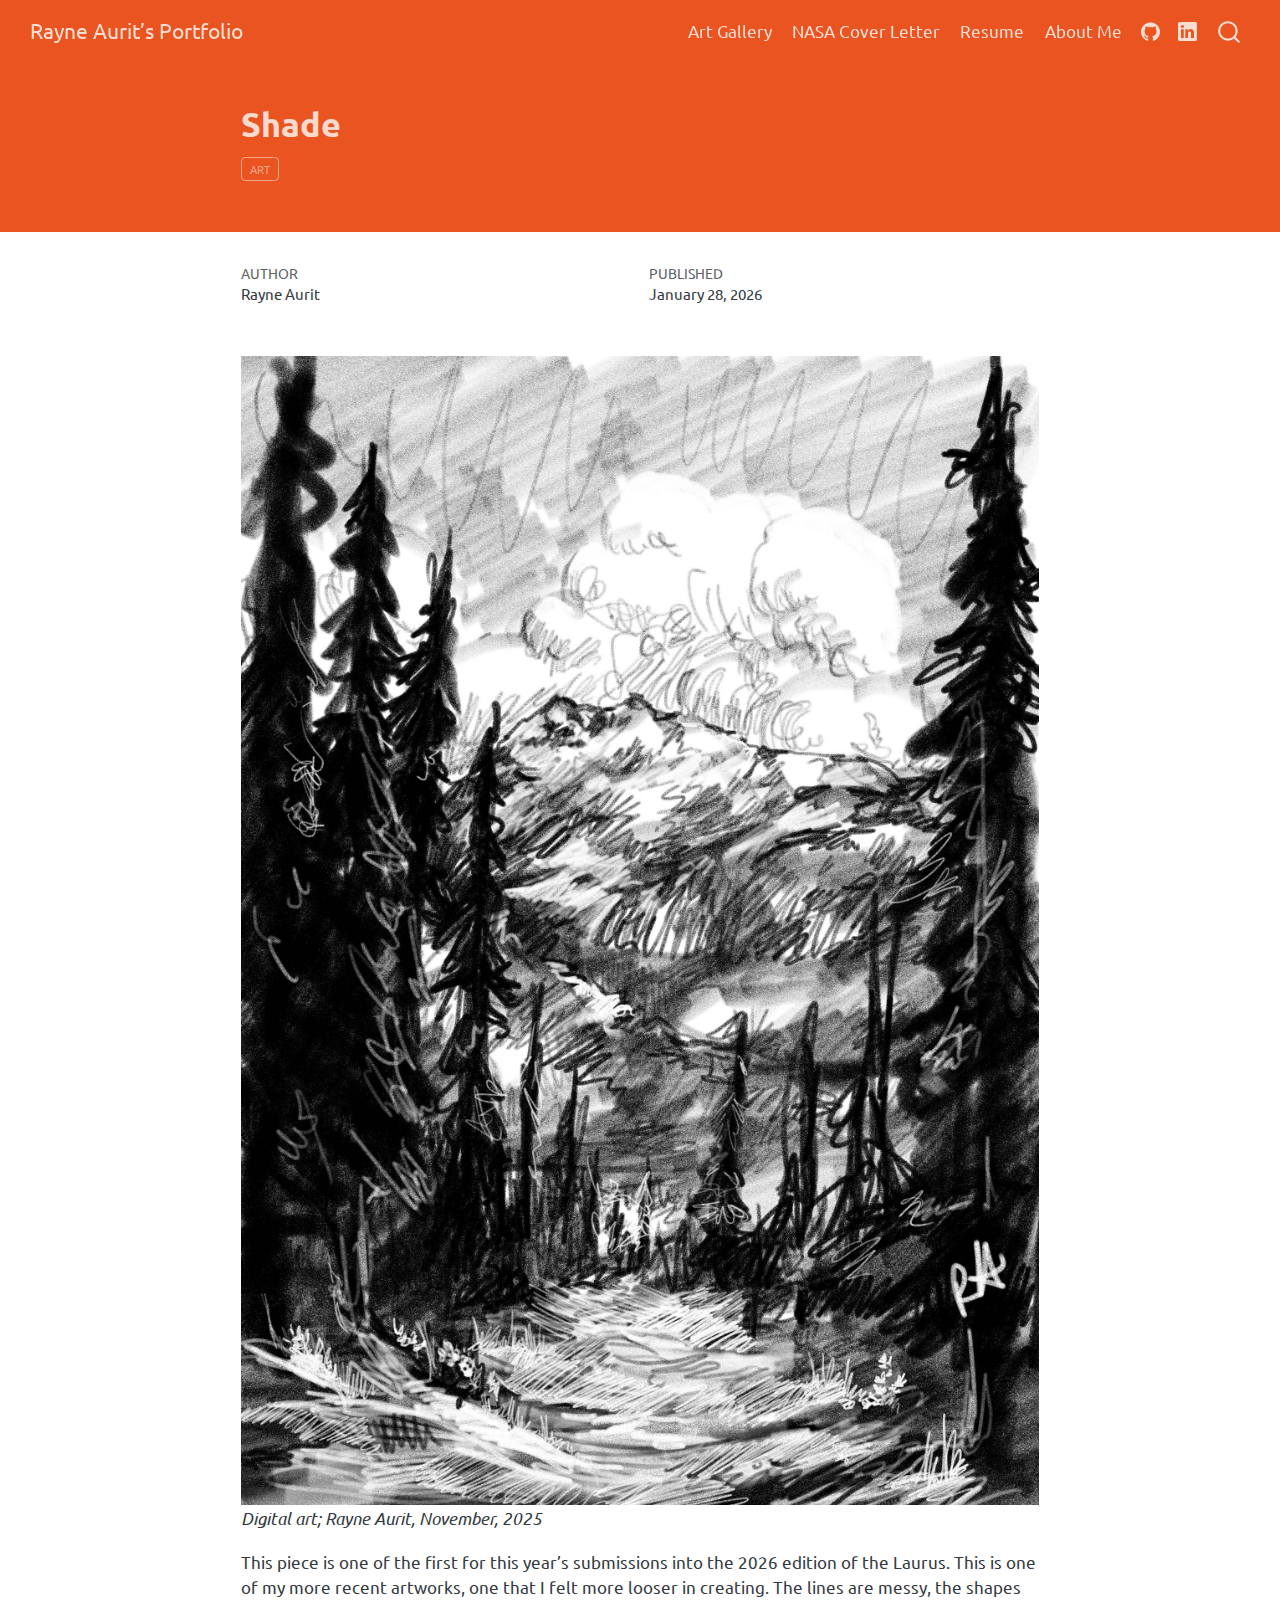
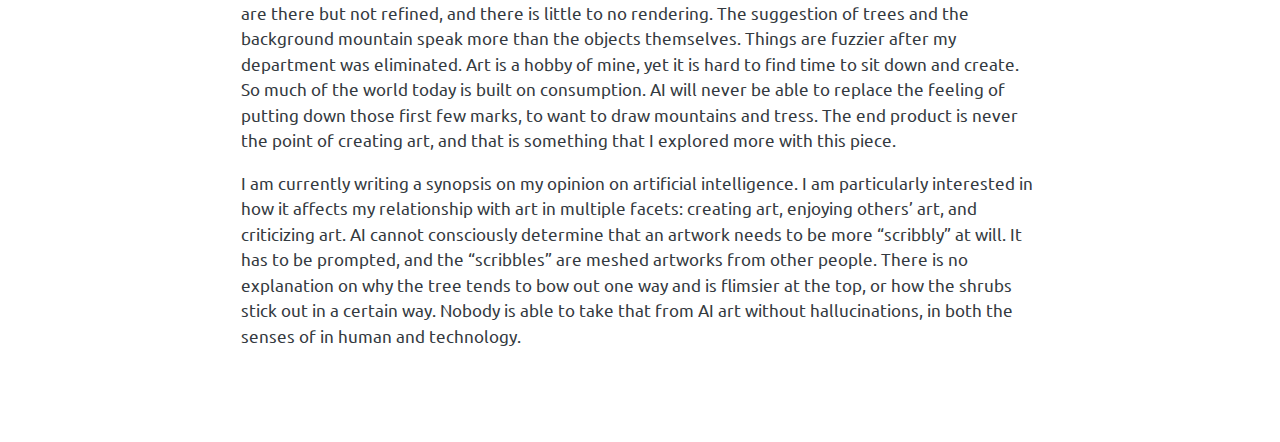
<file: docs/posts/shade/index.html>
<!DOCTYPE html>
<html xmlns="http://www.w3.org/1999/xhtml" lang="en" xml:lang="en"><head>

<meta charset="utf-8">
<meta name="generator" content="quarto-1.7.32">

<meta name="viewport" content="width=device-width, initial-scale=1.0, user-scalable=yes">

<meta name="author" content="Rayne Aurit">
<meta name="dcterms.date" content="2026-01-28">

<title>Shade – Rayne Aurit’s Portfolio</title>
<style>
code{white-space: pre-wrap;}
span.smallcaps{font-variant: small-caps;}
div.columns{display: flex; gap: min(4vw, 1.5em);}
div.column{flex: auto; overflow-x: auto;}
div.hanging-indent{margin-left: 1.5em; text-indent: -1.5em;}
ul.task-list{list-style: none;}
ul.task-list li input[type="checkbox"] {
  width: 0.8em;
  margin: 0 0.8em 0.2em -1em; /* quarto-specific, see https://github.com/quarto-dev/quarto-cli/issues/4556 */ 
  vertical-align: middle;
}
</style>


<script src="../../site_libs/quarto-nav/quarto-nav.js"></script>
<script src="../../site_libs/quarto-nav/headroom.min.js"></script>
<script src="../../site_libs/clipboard/clipboard.min.js"></script>
<script src="../../site_libs/quarto-search/autocomplete.umd.js"></script>
<script src="../../site_libs/quarto-search/fuse.min.js"></script>
<script src="../../site_libs/quarto-search/quarto-search.js"></script>
<meta name="quarto:offset" content="../../">
<link href="../../favicon.png" rel="icon" type="image/png">
<script src="../../site_libs/quarto-html/quarto.js" type="module"></script>
<script src="../../site_libs/quarto-html/tabsets/tabsets.js" type="module"></script>
<script src="../../site_libs/quarto-html/popper.min.js"></script>
<script src="../../site_libs/quarto-html/tippy.umd.min.js"></script>
<script src="../../site_libs/quarto-html/anchor.min.js"></script>
<link href="../../site_libs/quarto-html/tippy.css" rel="stylesheet">
<link href="../../site_libs/quarto-html/quarto-syntax-highlighting-37eea08aefeeee20ff55810ff984fec1.css" rel="stylesheet" id="quarto-text-highlighting-styles">
<script src="../../site_libs/bootstrap/bootstrap.min.js"></script>
<link href="../../site_libs/bootstrap/bootstrap-icons.css" rel="stylesheet">
<link href="../../site_libs/bootstrap/bootstrap-01fbe853b7980beddfee3b159dd84a08.min.css" rel="stylesheet" append-hash="true" id="quarto-bootstrap" data-mode="light">
<script id="quarto-search-options" type="application/json">{
  "location": "navbar",
  "copy-button": false,
  "collapse-after": 3,
  "panel-placement": "end",
  "type": "overlay",
  "limit": 50,
  "keyboard-shortcut": [
    "f",
    "/",
    "s"
  ],
  "show-item-context": false,
  "language": {
    "search-no-results-text": "No results",
    "search-matching-documents-text": "matching documents",
    "search-copy-link-title": "Copy link to search",
    "search-hide-matches-text": "Hide additional matches",
    "search-more-match-text": "more match in this document",
    "search-more-matches-text": "more matches in this document",
    "search-clear-button-title": "Clear",
    "search-text-placeholder": "",
    "search-detached-cancel-button-title": "Cancel",
    "search-submit-button-title": "Submit",
    "search-label": "Search"
  }
}</script>


<link rel="stylesheet" href="../../styles.css">
</head>

<body class="nav-fixed fullcontent quarto-light">

<div id="quarto-search-results"></div>
  <header id="quarto-header" class="headroom fixed-top quarto-banner">
    <nav class="navbar navbar-expand-lg " data-bs-theme="dark">
      <div class="navbar-container container-fluid">
      <div class="navbar-brand-container mx-auto">
    <a class="navbar-brand" href="../../index.html">
    <span class="navbar-title">Rayne Aurit’s Portfolio</span>
    </a>
  </div>
            <div id="quarto-search" class="" title="Search"></div>
          <button class="navbar-toggler" type="button" data-bs-toggle="collapse" data-bs-target="#navbarCollapse" aria-controls="navbarCollapse" role="menu" aria-expanded="false" aria-label="Toggle navigation" onclick="if (window.quartoToggleHeadroom) { window.quartoToggleHeadroom(); }">
  <span class="navbar-toggler-icon"></span>
</button>
          <div class="collapse navbar-collapse" id="navbarCollapse">
            <ul class="navbar-nav navbar-nav-scroll ms-auto">
  <li class="nav-item">
    <a class="nav-link" href="../../gallery.html"> 
<span class="menu-text">Art Gallery</span></a>
  </li>  
  <li class="nav-item">
    <a class="nav-link" href="../../ResumeModern/CoverLetter.pdf"> 
<span class="menu-text">NASA Cover Letter</span></a>
  </li>  
  <li class="nav-item">
    <a class="nav-link" href="../../ResumeModern/ResumeModern.pdf"> 
<span class="menu-text">Resume</span></a>
  </li>  
  <li class="nav-item">
    <a class="nav-link" href="../../about.html"> 
<span class="menu-text">About Me</span></a>
  </li>  
  <li class="nav-item compact">
    <a class="nav-link" href="https://github.com/raurit"> <i class="bi bi-github" role="img">
</i> 
<span class="menu-text"></span></a>
  </li>  
  <li class="nav-item compact">
    <a class="nav-link" href="https://www.linkedin.com/in/rayne-aurit-08538a29a/"> <i class="bi bi-linkedin" role="img">
</i> 
<span class="menu-text"></span></a>
  </li>  
</ul>
          </div> <!-- /navcollapse -->
            <div class="quarto-navbar-tools">
</div>
      </div> <!-- /container-fluid -->
    </nav>
</header>
<!-- content -->
<header id="title-block-header" class="quarto-title-block default page-columns page-full">
  <div class="quarto-title-banner page-columns page-full">
    <div class="quarto-title column-body">
      <h1 class="title">Shade</h1>
                                <div class="quarto-categories">
                <div class="quarto-category">Art</div>
              </div>
                  </div>
  </div>
    
  
  <div class="quarto-title-meta">

      <div>
      <div class="quarto-title-meta-heading">Author</div>
      <div class="quarto-title-meta-contents">
               <p>Rayne Aurit </p>
            </div>
    </div>
      
      <div>
      <div class="quarto-title-meta-heading">Published</div>
      <div class="quarto-title-meta-contents">
        <p class="date">January 28, 2026</p>
      </div>
    </div>
    
      
    </div>
    
  
  </header><div id="quarto-content" class="quarto-container page-columns page-rows-contents page-layout-article page-navbar">
<!-- sidebar -->
<!-- margin-sidebar -->
    
<!-- main -->
<main class="content quarto-banner-title-block" id="quarto-document-content">





<p><img src="Scribbles.jpg" class="img-fluid" alt="Scribbles"> <em>Digital art; Rayne Aurit, November, 2025</em></p>
<p>This piece is one of the first for this year’s submissions into the 2026 edition of the Laurus. This is one of my more recent artworks, one that I felt more looser in creating. The lines are messy, the shapes are there but not refined, and there is little to no rendering. The suggestion of trees and the background mountain speak more than the objects themselves. Things are fuzzier after my department was eliminated. Art is a hobby of mine, yet it is hard to find time to sit down and create. So much of the world today is built on consumption. AI will never be able to replace the feeling of putting down those first few marks, to want to draw mountains and tress. The end product is never the point of creating art, and that is something that I explored more with this piece.</p>
<p>I am currently writing a synopsis on my opinion on artificial intelligence. I am particularly interested in how it affects my relationship with art in multiple facets: creating art, enjoying others’ art, and criticizing art. AI cannot consciously determine that an artwork needs to be more “scribbly” at will. It has to be prompted, and the “scribbles” are meshed artworks from other people. There is no explanation on why the tree tends to bow out one way and is flimsier at the top, or how the shrubs stick out in a certain way. Nobody is able to take that from AI art without hallucinations, in both the senses of in human and technology.</p>



</main> <!-- /main -->
<script id="quarto-html-after-body" type="application/javascript">
  window.document.addEventListener("DOMContentLoaded", function (event) {
    const icon = "";
    const anchorJS = new window.AnchorJS();
    anchorJS.options = {
      placement: 'right',
      icon: icon
    };
    anchorJS.add('.anchored');
    const isCodeAnnotation = (el) => {
      for (const clz of el.classList) {
        if (clz.startsWith('code-annotation-')) {                     
          return true;
        }
      }
      return false;
    }
    const onCopySuccess = function(e) {
      // button target
      const button = e.trigger;
      // don't keep focus
      button.blur();
      // flash "checked"
      button.classList.add('code-copy-button-checked');
      var currentTitle = button.getAttribute("title");
      button.setAttribute("title", "Copied!");
      let tooltip;
      if (window.bootstrap) {
        button.setAttribute("data-bs-toggle", "tooltip");
        button.setAttribute("data-bs-placement", "left");
        button.setAttribute("data-bs-title", "Copied!");
        tooltip = new bootstrap.Tooltip(button, 
          { trigger: "manual", 
            customClass: "code-copy-button-tooltip",
            offset: [0, -8]});
        tooltip.show();    
      }
      setTimeout(function() {
        if (tooltip) {
          tooltip.hide();
          button.removeAttribute("data-bs-title");
          button.removeAttribute("data-bs-toggle");
          button.removeAttribute("data-bs-placement");
        }
        button.setAttribute("title", currentTitle);
        button.classList.remove('code-copy-button-checked');
      }, 1000);
      // clear code selection
      e.clearSelection();
    }
    const getTextToCopy = function(trigger) {
        const codeEl = trigger.previousElementSibling.cloneNode(true);
        for (const childEl of codeEl.children) {
          if (isCodeAnnotation(childEl)) {
            childEl.remove();
          }
        }
        return codeEl.innerText;
    }
    const clipboard = new window.ClipboardJS('.code-copy-button:not([data-in-quarto-modal])', {
      text: getTextToCopy
    });
    clipboard.on('success', onCopySuccess);
    if (window.document.getElementById('quarto-embedded-source-code-modal')) {
      const clipboardModal = new window.ClipboardJS('.code-copy-button[data-in-quarto-modal]', {
        text: getTextToCopy,
        container: window.document.getElementById('quarto-embedded-source-code-modal')
      });
      clipboardModal.on('success', onCopySuccess);
    }
      var localhostRegex = new RegExp(/^(?:http|https):\/\/localhost\:?[0-9]*\//);
      var mailtoRegex = new RegExp(/^mailto:/);
        var filterRegex = new RegExp('/' + window.location.host + '/');
      var isInternal = (href) => {
          return filterRegex.test(href) || localhostRegex.test(href) || mailtoRegex.test(href);
      }
      // Inspect non-navigation links and adorn them if external
     var links = window.document.querySelectorAll('a[href]:not(.nav-link):not(.navbar-brand):not(.toc-action):not(.sidebar-link):not(.sidebar-item-toggle):not(.pagination-link):not(.no-external):not([aria-hidden]):not(.dropdown-item):not(.quarto-navigation-tool):not(.about-link)');
      for (var i=0; i<links.length; i++) {
        const link = links[i];
        if (!isInternal(link.href)) {
          // undo the damage that might have been done by quarto-nav.js in the case of
          // links that we want to consider external
          if (link.dataset.originalHref !== undefined) {
            link.href = link.dataset.originalHref;
          }
        }
      }
    function tippyHover(el, contentFn, onTriggerFn, onUntriggerFn) {
      const config = {
        allowHTML: true,
        maxWidth: 500,
        delay: 100,
        arrow: false,
        appendTo: function(el) {
            return el.parentElement;
        },
        interactive: true,
        interactiveBorder: 10,
        theme: 'quarto',
        placement: 'bottom-start',
      };
      if (contentFn) {
        config.content = contentFn;
      }
      if (onTriggerFn) {
        config.onTrigger = onTriggerFn;
      }
      if (onUntriggerFn) {
        config.onUntrigger = onUntriggerFn;
      }
      window.tippy(el, config); 
    }
    const noterefs = window.document.querySelectorAll('a[role="doc-noteref"]');
    for (var i=0; i<noterefs.length; i++) {
      const ref = noterefs[i];
      tippyHover(ref, function() {
        // use id or data attribute instead here
        let href = ref.getAttribute('data-footnote-href') || ref.getAttribute('href');
        try { href = new URL(href).hash; } catch {}
        const id = href.replace(/^#\/?/, "");
        const note = window.document.getElementById(id);
        if (note) {
          return note.innerHTML;
        } else {
          return "";
        }
      });
    }
    const xrefs = window.document.querySelectorAll('a.quarto-xref');
    const processXRef = (id, note) => {
      // Strip column container classes
      const stripColumnClz = (el) => {
        el.classList.remove("page-full", "page-columns");
        if (el.children) {
          for (const child of el.children) {
            stripColumnClz(child);
          }
        }
      }
      stripColumnClz(note)
      if (id === null || id.startsWith('sec-')) {
        // Special case sections, only their first couple elements
        const container = document.createElement("div");
        if (note.children && note.children.length > 2) {
          container.appendChild(note.children[0].cloneNode(true));
          for (let i = 1; i < note.children.length; i++) {
            const child = note.children[i];
            if (child.tagName === "P" && child.innerText === "") {
              continue;
            } else {
              container.appendChild(child.cloneNode(true));
              break;
            }
          }
          if (window.Quarto?.typesetMath) {
            window.Quarto.typesetMath(container);
          }
          return container.innerHTML
        } else {
          if (window.Quarto?.typesetMath) {
            window.Quarto.typesetMath(note);
          }
          return note.innerHTML;
        }
      } else {
        // Remove any anchor links if they are present
        const anchorLink = note.querySelector('a.anchorjs-link');
        if (anchorLink) {
          anchorLink.remove();
        }
        if (window.Quarto?.typesetMath) {
          window.Quarto.typesetMath(note);
        }
        if (note.classList.contains("callout")) {
          return note.outerHTML;
        } else {
          return note.innerHTML;
        }
      }
    }
    for (var i=0; i<xrefs.length; i++) {
      const xref = xrefs[i];
      tippyHover(xref, undefined, function(instance) {
        instance.disable();
        let url = xref.getAttribute('href');
        let hash = undefined; 
        if (url.startsWith('#')) {
          hash = url;
        } else {
          try { hash = new URL(url).hash; } catch {}
        }
        if (hash) {
          const id = hash.replace(/^#\/?/, "");
          const note = window.document.getElementById(id);
          if (note !== null) {
            try {
              const html = processXRef(id, note.cloneNode(true));
              instance.setContent(html);
            } finally {
              instance.enable();
              instance.show();
            }
          } else {
            // See if we can fetch this
            fetch(url.split('#')[0])
            .then(res => res.text())
            .then(html => {
              const parser = new DOMParser();
              const htmlDoc = parser.parseFromString(html, "text/html");
              const note = htmlDoc.getElementById(id);
              if (note !== null) {
                const html = processXRef(id, note);
                instance.setContent(html);
              } 
            }).finally(() => {
              instance.enable();
              instance.show();
            });
          }
        } else {
          // See if we can fetch a full url (with no hash to target)
          // This is a special case and we should probably do some content thinning / targeting
          fetch(url)
          .then(res => res.text())
          .then(html => {
            const parser = new DOMParser();
            const htmlDoc = parser.parseFromString(html, "text/html");
            const note = htmlDoc.querySelector('main.content');
            if (note !== null) {
              // This should only happen for chapter cross references
              // (since there is no id in the URL)
              // remove the first header
              if (note.children.length > 0 && note.children[0].tagName === "HEADER") {
                note.children[0].remove();
              }
              const html = processXRef(null, note);
              instance.setContent(html);
            } 
          }).finally(() => {
            instance.enable();
            instance.show();
          });
        }
      }, function(instance) {
      });
    }
        let selectedAnnoteEl;
        const selectorForAnnotation = ( cell, annotation) => {
          let cellAttr = 'data-code-cell="' + cell + '"';
          let lineAttr = 'data-code-annotation="' +  annotation + '"';
          const selector = 'span[' + cellAttr + '][' + lineAttr + ']';
          return selector;
        }
        const selectCodeLines = (annoteEl) => {
          const doc = window.document;
          const targetCell = annoteEl.getAttribute("data-target-cell");
          const targetAnnotation = annoteEl.getAttribute("data-target-annotation");
          const annoteSpan = window.document.querySelector(selectorForAnnotation(targetCell, targetAnnotation));
          const lines = annoteSpan.getAttribute("data-code-lines").split(",");
          const lineIds = lines.map((line) => {
            return targetCell + "-" + line;
          })
          let top = null;
          let height = null;
          let parent = null;
          if (lineIds.length > 0) {
              //compute the position of the single el (top and bottom and make a div)
              const el = window.document.getElementById(lineIds[0]);
              top = el.offsetTop;
              height = el.offsetHeight;
              parent = el.parentElement.parentElement;
            if (lineIds.length > 1) {
              const lastEl = window.document.getElementById(lineIds[lineIds.length - 1]);
              const bottom = lastEl.offsetTop + lastEl.offsetHeight;
              height = bottom - top;
            }
            if (top !== null && height !== null && parent !== null) {
              // cook up a div (if necessary) and position it 
              let div = window.document.getElementById("code-annotation-line-highlight");
              if (div === null) {
                div = window.document.createElement("div");
                div.setAttribute("id", "code-annotation-line-highlight");
                div.style.position = 'absolute';
                parent.appendChild(div);
              }
              div.style.top = top - 2 + "px";
              div.style.height = height + 4 + "px";
              div.style.left = 0;
              let gutterDiv = window.document.getElementById("code-annotation-line-highlight-gutter");
              if (gutterDiv === null) {
                gutterDiv = window.document.createElement("div");
                gutterDiv.setAttribute("id", "code-annotation-line-highlight-gutter");
                gutterDiv.style.position = 'absolute';
                const codeCell = window.document.getElementById(targetCell);
                const gutter = codeCell.querySelector('.code-annotation-gutter');
                gutter.appendChild(gutterDiv);
              }
              gutterDiv.style.top = top - 2 + "px";
              gutterDiv.style.height = height + 4 + "px";
            }
            selectedAnnoteEl = annoteEl;
          }
        };
        const unselectCodeLines = () => {
          const elementsIds = ["code-annotation-line-highlight", "code-annotation-line-highlight-gutter"];
          elementsIds.forEach((elId) => {
            const div = window.document.getElementById(elId);
            if (div) {
              div.remove();
            }
          });
          selectedAnnoteEl = undefined;
        };
          // Handle positioning of the toggle
      window.addEventListener(
        "resize",
        throttle(() => {
          elRect = undefined;
          if (selectedAnnoteEl) {
            selectCodeLines(selectedAnnoteEl);
          }
        }, 10)
      );
      function throttle(fn, ms) {
      let throttle = false;
      let timer;
        return (...args) => {
          if(!throttle) { // first call gets through
              fn.apply(this, args);
              throttle = true;
          } else { // all the others get throttled
              if(timer) clearTimeout(timer); // cancel #2
              timer = setTimeout(() => {
                fn.apply(this, args);
                timer = throttle = false;
              }, ms);
          }
        };
      }
        // Attach click handler to the DT
        const annoteDls = window.document.querySelectorAll('dt[data-target-cell]');
        for (const annoteDlNode of annoteDls) {
          annoteDlNode.addEventListener('click', (event) => {
            const clickedEl = event.target;
            if (clickedEl !== selectedAnnoteEl) {
              unselectCodeLines();
              const activeEl = window.document.querySelector('dt[data-target-cell].code-annotation-active');
              if (activeEl) {
                activeEl.classList.remove('code-annotation-active');
              }
              selectCodeLines(clickedEl);
              clickedEl.classList.add('code-annotation-active');
            } else {
              // Unselect the line
              unselectCodeLines();
              clickedEl.classList.remove('code-annotation-active');
            }
          });
        }
    const findCites = (el) => {
      const parentEl = el.parentElement;
      if (parentEl) {
        const cites = parentEl.dataset.cites;
        if (cites) {
          return {
            el,
            cites: cites.split(' ')
          };
        } else {
          return findCites(el.parentElement)
        }
      } else {
        return undefined;
      }
    };
    var bibliorefs = window.document.querySelectorAll('a[role="doc-biblioref"]');
    for (var i=0; i<bibliorefs.length; i++) {
      const ref = bibliorefs[i];
      const citeInfo = findCites(ref);
      if (citeInfo) {
        tippyHover(citeInfo.el, function() {
          var popup = window.document.createElement('div');
          citeInfo.cites.forEach(function(cite) {
            var citeDiv = window.document.createElement('div');
            citeDiv.classList.add('hanging-indent');
            citeDiv.classList.add('csl-entry');
            var biblioDiv = window.document.getElementById('ref-' + cite);
            if (biblioDiv) {
              citeDiv.innerHTML = biblioDiv.innerHTML;
            }
            popup.appendChild(citeDiv);
          });
          return popup.innerHTML;
        });
      }
    }
  });
  </script>
</div> <!-- /content -->




</body></html>
</file>
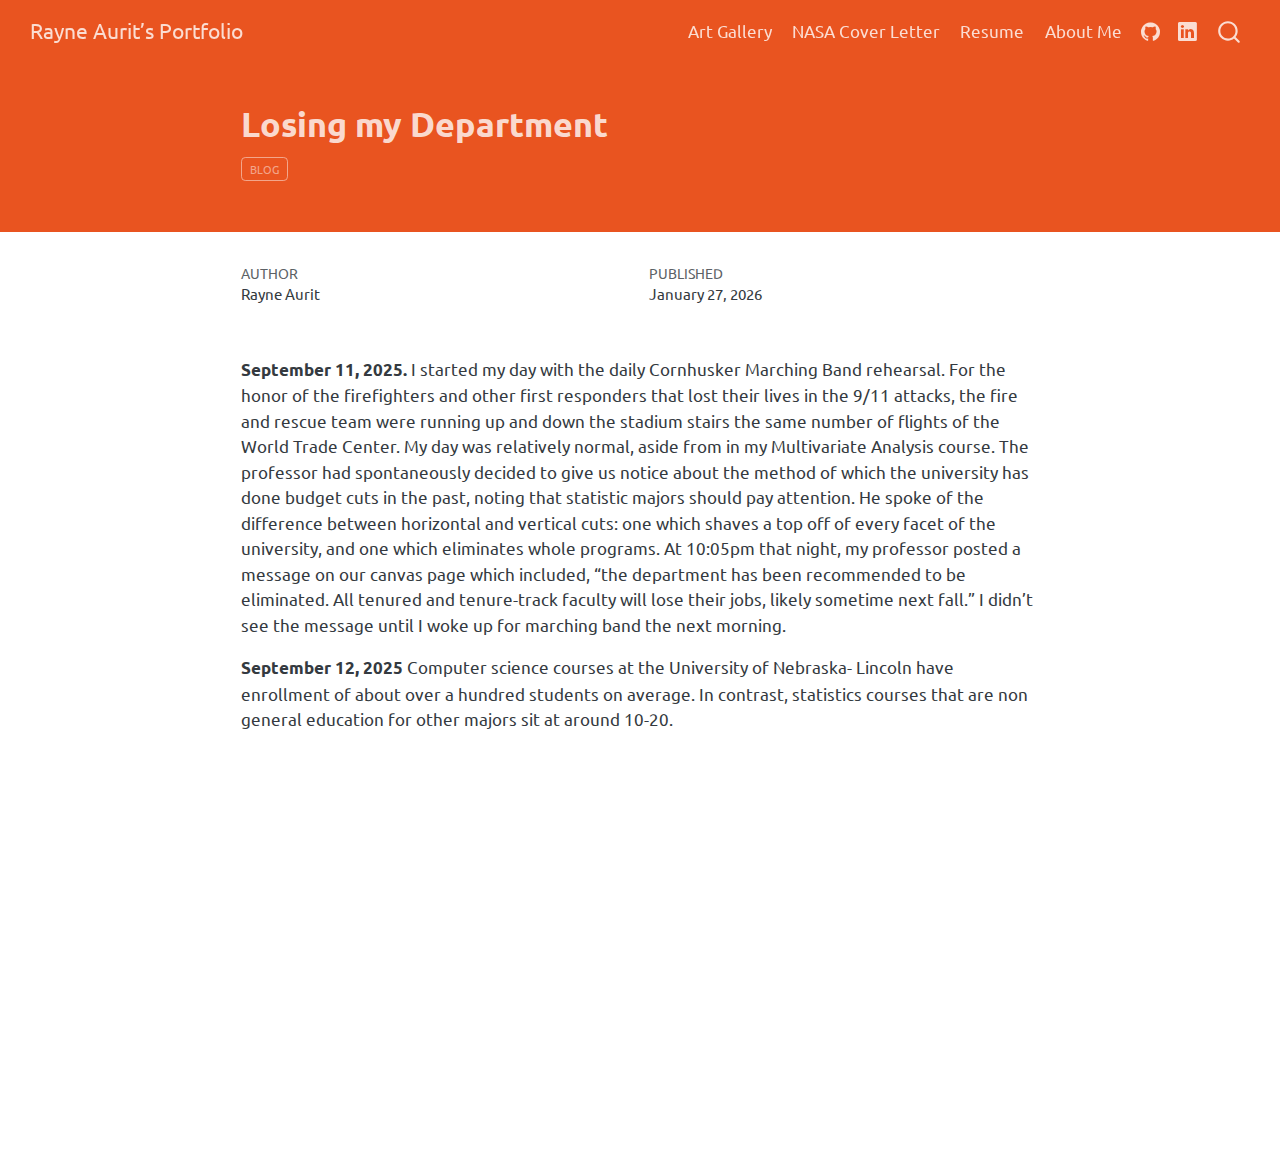
<file: docs/posts/statistics-department-elimination/index.html>
<!DOCTYPE html>
<html xmlns="http://www.w3.org/1999/xhtml" lang="en" xml:lang="en"><head>

<meta charset="utf-8">
<meta name="generator" content="quarto-1.7.32">

<meta name="viewport" content="width=device-width, initial-scale=1.0, user-scalable=yes">

<meta name="author" content="Rayne Aurit">
<meta name="dcterms.date" content="2026-01-27">

<title>Losing my Department – Rayne Aurit’s Portfolio</title>
<style>
code{white-space: pre-wrap;}
span.smallcaps{font-variant: small-caps;}
div.columns{display: flex; gap: min(4vw, 1.5em);}
div.column{flex: auto; overflow-x: auto;}
div.hanging-indent{margin-left: 1.5em; text-indent: -1.5em;}
ul.task-list{list-style: none;}
ul.task-list li input[type="checkbox"] {
  width: 0.8em;
  margin: 0 0.8em 0.2em -1em; /* quarto-specific, see https://github.com/quarto-dev/quarto-cli/issues/4556 */ 
  vertical-align: middle;
}
</style>


<script src="../../site_libs/quarto-nav/quarto-nav.js"></script>
<script src="../../site_libs/quarto-nav/headroom.min.js"></script>
<script src="../../site_libs/clipboard/clipboard.min.js"></script>
<script src="../../site_libs/quarto-search/autocomplete.umd.js"></script>
<script src="../../site_libs/quarto-search/fuse.min.js"></script>
<script src="../../site_libs/quarto-search/quarto-search.js"></script>
<meta name="quarto:offset" content="../../">
<link href="../../favicon.png" rel="icon" type="image/png">
<script src="../../site_libs/quarto-html/quarto.js" type="module"></script>
<script src="../../site_libs/quarto-html/tabsets/tabsets.js" type="module"></script>
<script src="../../site_libs/quarto-html/popper.min.js"></script>
<script src="../../site_libs/quarto-html/tippy.umd.min.js"></script>
<script src="../../site_libs/quarto-html/anchor.min.js"></script>
<link href="../../site_libs/quarto-html/tippy.css" rel="stylesheet">
<link href="../../site_libs/quarto-html/quarto-syntax-highlighting-37eea08aefeeee20ff55810ff984fec1.css" rel="stylesheet" id="quarto-text-highlighting-styles">
<script src="../../site_libs/bootstrap/bootstrap.min.js"></script>
<link href="../../site_libs/bootstrap/bootstrap-icons.css" rel="stylesheet">
<link href="../../site_libs/bootstrap/bootstrap-01fbe853b7980beddfee3b159dd84a08.min.css" rel="stylesheet" append-hash="true" id="quarto-bootstrap" data-mode="light">
<script id="quarto-search-options" type="application/json">{
  "location": "navbar",
  "copy-button": false,
  "collapse-after": 3,
  "panel-placement": "end",
  "type": "overlay",
  "limit": 50,
  "keyboard-shortcut": [
    "f",
    "/",
    "s"
  ],
  "show-item-context": false,
  "language": {
    "search-no-results-text": "No results",
    "search-matching-documents-text": "matching documents",
    "search-copy-link-title": "Copy link to search",
    "search-hide-matches-text": "Hide additional matches",
    "search-more-match-text": "more match in this document",
    "search-more-matches-text": "more matches in this document",
    "search-clear-button-title": "Clear",
    "search-text-placeholder": "",
    "search-detached-cancel-button-title": "Cancel",
    "search-submit-button-title": "Submit",
    "search-label": "Search"
  }
}</script>


<link rel="stylesheet" href="../../styles.css">
</head>

<body class="nav-fixed fullcontent quarto-light">

<div id="quarto-search-results"></div>
  <header id="quarto-header" class="headroom fixed-top quarto-banner">
    <nav class="navbar navbar-expand-lg " data-bs-theme="dark">
      <div class="navbar-container container-fluid">
      <div class="navbar-brand-container mx-auto">
    <a class="navbar-brand" href="../../index.html">
    <span class="navbar-title">Rayne Aurit’s Portfolio</span>
    </a>
  </div>
            <div id="quarto-search" class="" title="Search"></div>
          <button class="navbar-toggler" type="button" data-bs-toggle="collapse" data-bs-target="#navbarCollapse" aria-controls="navbarCollapse" role="menu" aria-expanded="false" aria-label="Toggle navigation" onclick="if (window.quartoToggleHeadroom) { window.quartoToggleHeadroom(); }">
  <span class="navbar-toggler-icon"></span>
</button>
          <div class="collapse navbar-collapse" id="navbarCollapse">
            <ul class="navbar-nav navbar-nav-scroll ms-auto">
  <li class="nav-item">
    <a class="nav-link" href="../../gallery.html"> 
<span class="menu-text">Art Gallery</span></a>
  </li>  
  <li class="nav-item">
    <a class="nav-link" href="../../ResumeModern/CoverLetter.pdf"> 
<span class="menu-text">NASA Cover Letter</span></a>
  </li>  
  <li class="nav-item">
    <a class="nav-link" href="../../ResumeModern/ResumeModern.pdf"> 
<span class="menu-text">Resume</span></a>
  </li>  
  <li class="nav-item">
    <a class="nav-link" href="../../about.html"> 
<span class="menu-text">About Me</span></a>
  </li>  
  <li class="nav-item compact">
    <a class="nav-link" href="https://github.com/raurit"> <i class="bi bi-github" role="img">
</i> 
<span class="menu-text"></span></a>
  </li>  
  <li class="nav-item compact">
    <a class="nav-link" href="https://www.linkedin.com/in/rayne-aurit-08538a29a/"> <i class="bi bi-linkedin" role="img">
</i> 
<span class="menu-text"></span></a>
  </li>  
</ul>
          </div> <!-- /navcollapse -->
            <div class="quarto-navbar-tools">
</div>
      </div> <!-- /container-fluid -->
    </nav>
</header>
<!-- content -->
<header id="title-block-header" class="quarto-title-block default page-columns page-full">
  <div class="quarto-title-banner page-columns page-full">
    <div class="quarto-title column-body">
      <h1 class="title">Losing my Department</h1>
                                <div class="quarto-categories">
                <div class="quarto-category">Blog</div>
              </div>
                  </div>
  </div>
    
  
  <div class="quarto-title-meta">

      <div>
      <div class="quarto-title-meta-heading">Author</div>
      <div class="quarto-title-meta-contents">
               <p>Rayne Aurit </p>
            </div>
    </div>
      
      <div>
      <div class="quarto-title-meta-heading">Published</div>
      <div class="quarto-title-meta-contents">
        <p class="date">January 27, 2026</p>
      </div>
    </div>
    
      
    </div>
    
  
  </header><div id="quarto-content" class="quarto-container page-columns page-rows-contents page-layout-article page-navbar">
<!-- sidebar -->
<!-- margin-sidebar -->
    
<!-- main -->
<main class="content quarto-banner-title-block" id="quarto-document-content">





<p><strong>September 11, 2025.</strong> I started my day with the daily Cornhusker Marching Band rehearsal. For the honor of the firefighters and other first responders that lost their lives in the 9/11 attacks, the fire and rescue team were running up and down the stadium stairs the same number of flights of the World Trade Center. My day was relatively normal, aside from in my Multivariate Analysis course. The professor had spontaneously decided to give us notice about the method of which the university has done budget cuts in the past, noting that statistic majors should pay attention. He spoke of the difference between horizontal and vertical cuts: one which shaves a top off of every facet of the university, and one which eliminates whole programs. At 10:05pm that night, my professor posted a message on our canvas page which included, “the department has been recommended to be eliminated. All tenured and tenure-track faculty will lose their jobs, likely sometime next fall.” I didn’t see the message until I woke up for marching band the next morning.</p>
<p><strong>September 12, 2025</strong> Computer science courses at the University of Nebraska- Lincoln have enrollment of about over a hundred students on average. In contrast, statistics courses that are non general education for other majors sit at around 10-20.</p>



</main> <!-- /main -->
<script id="quarto-html-after-body" type="application/javascript">
  window.document.addEventListener("DOMContentLoaded", function (event) {
    const icon = "";
    const anchorJS = new window.AnchorJS();
    anchorJS.options = {
      placement: 'right',
      icon: icon
    };
    anchorJS.add('.anchored');
    const isCodeAnnotation = (el) => {
      for (const clz of el.classList) {
        if (clz.startsWith('code-annotation-')) {                     
          return true;
        }
      }
      return false;
    }
    const onCopySuccess = function(e) {
      // button target
      const button = e.trigger;
      // don't keep focus
      button.blur();
      // flash "checked"
      button.classList.add('code-copy-button-checked');
      var currentTitle = button.getAttribute("title");
      button.setAttribute("title", "Copied!");
      let tooltip;
      if (window.bootstrap) {
        button.setAttribute("data-bs-toggle", "tooltip");
        button.setAttribute("data-bs-placement", "left");
        button.setAttribute("data-bs-title", "Copied!");
        tooltip = new bootstrap.Tooltip(button, 
          { trigger: "manual", 
            customClass: "code-copy-button-tooltip",
            offset: [0, -8]});
        tooltip.show();    
      }
      setTimeout(function() {
        if (tooltip) {
          tooltip.hide();
          button.removeAttribute("data-bs-title");
          button.removeAttribute("data-bs-toggle");
          button.removeAttribute("data-bs-placement");
        }
        button.setAttribute("title", currentTitle);
        button.classList.remove('code-copy-button-checked');
      }, 1000);
      // clear code selection
      e.clearSelection();
    }
    const getTextToCopy = function(trigger) {
        const codeEl = trigger.previousElementSibling.cloneNode(true);
        for (const childEl of codeEl.children) {
          if (isCodeAnnotation(childEl)) {
            childEl.remove();
          }
        }
        return codeEl.innerText;
    }
    const clipboard = new window.ClipboardJS('.code-copy-button:not([data-in-quarto-modal])', {
      text: getTextToCopy
    });
    clipboard.on('success', onCopySuccess);
    if (window.document.getElementById('quarto-embedded-source-code-modal')) {
      const clipboardModal = new window.ClipboardJS('.code-copy-button[data-in-quarto-modal]', {
        text: getTextToCopy,
        container: window.document.getElementById('quarto-embedded-source-code-modal')
      });
      clipboardModal.on('success', onCopySuccess);
    }
      var localhostRegex = new RegExp(/^(?:http|https):\/\/localhost\:?[0-9]*\//);
      var mailtoRegex = new RegExp(/^mailto:/);
        var filterRegex = new RegExp('/' + window.location.host + '/');
      var isInternal = (href) => {
          return filterRegex.test(href) || localhostRegex.test(href) || mailtoRegex.test(href);
      }
      // Inspect non-navigation links and adorn them if external
     var links = window.document.querySelectorAll('a[href]:not(.nav-link):not(.navbar-brand):not(.toc-action):not(.sidebar-link):not(.sidebar-item-toggle):not(.pagination-link):not(.no-external):not([aria-hidden]):not(.dropdown-item):not(.quarto-navigation-tool):not(.about-link)');
      for (var i=0; i<links.length; i++) {
        const link = links[i];
        if (!isInternal(link.href)) {
          // undo the damage that might have been done by quarto-nav.js in the case of
          // links that we want to consider external
          if (link.dataset.originalHref !== undefined) {
            link.href = link.dataset.originalHref;
          }
        }
      }
    function tippyHover(el, contentFn, onTriggerFn, onUntriggerFn) {
      const config = {
        allowHTML: true,
        maxWidth: 500,
        delay: 100,
        arrow: false,
        appendTo: function(el) {
            return el.parentElement;
        },
        interactive: true,
        interactiveBorder: 10,
        theme: 'quarto',
        placement: 'bottom-start',
      };
      if (contentFn) {
        config.content = contentFn;
      }
      if (onTriggerFn) {
        config.onTrigger = onTriggerFn;
      }
      if (onUntriggerFn) {
        config.onUntrigger = onUntriggerFn;
      }
      window.tippy(el, config); 
    }
    const noterefs = window.document.querySelectorAll('a[role="doc-noteref"]');
    for (var i=0; i<noterefs.length; i++) {
      const ref = noterefs[i];
      tippyHover(ref, function() {
        // use id or data attribute instead here
        let href = ref.getAttribute('data-footnote-href') || ref.getAttribute('href');
        try { href = new URL(href).hash; } catch {}
        const id = href.replace(/^#\/?/, "");
        const note = window.document.getElementById(id);
        if (note) {
          return note.innerHTML;
        } else {
          return "";
        }
      });
    }
    const xrefs = window.document.querySelectorAll('a.quarto-xref');
    const processXRef = (id, note) => {
      // Strip column container classes
      const stripColumnClz = (el) => {
        el.classList.remove("page-full", "page-columns");
        if (el.children) {
          for (const child of el.children) {
            stripColumnClz(child);
          }
        }
      }
      stripColumnClz(note)
      if (id === null || id.startsWith('sec-')) {
        // Special case sections, only their first couple elements
        const container = document.createElement("div");
        if (note.children && note.children.length > 2) {
          container.appendChild(note.children[0].cloneNode(true));
          for (let i = 1; i < note.children.length; i++) {
            const child = note.children[i];
            if (child.tagName === "P" && child.innerText === "") {
              continue;
            } else {
              container.appendChild(child.cloneNode(true));
              break;
            }
          }
          if (window.Quarto?.typesetMath) {
            window.Quarto.typesetMath(container);
          }
          return container.innerHTML
        } else {
          if (window.Quarto?.typesetMath) {
            window.Quarto.typesetMath(note);
          }
          return note.innerHTML;
        }
      } else {
        // Remove any anchor links if they are present
        const anchorLink = note.querySelector('a.anchorjs-link');
        if (anchorLink) {
          anchorLink.remove();
        }
        if (window.Quarto?.typesetMath) {
          window.Quarto.typesetMath(note);
        }
        if (note.classList.contains("callout")) {
          return note.outerHTML;
        } else {
          return note.innerHTML;
        }
      }
    }
    for (var i=0; i<xrefs.length; i++) {
      const xref = xrefs[i];
      tippyHover(xref, undefined, function(instance) {
        instance.disable();
        let url = xref.getAttribute('href');
        let hash = undefined; 
        if (url.startsWith('#')) {
          hash = url;
        } else {
          try { hash = new URL(url).hash; } catch {}
        }
        if (hash) {
          const id = hash.replace(/^#\/?/, "");
          const note = window.document.getElementById(id);
          if (note !== null) {
            try {
              const html = processXRef(id, note.cloneNode(true));
              instance.setContent(html);
            } finally {
              instance.enable();
              instance.show();
            }
          } else {
            // See if we can fetch this
            fetch(url.split('#')[0])
            .then(res => res.text())
            .then(html => {
              const parser = new DOMParser();
              const htmlDoc = parser.parseFromString(html, "text/html");
              const note = htmlDoc.getElementById(id);
              if (note !== null) {
                const html = processXRef(id, note);
                instance.setContent(html);
              } 
            }).finally(() => {
              instance.enable();
              instance.show();
            });
          }
        } else {
          // See if we can fetch a full url (with no hash to target)
          // This is a special case and we should probably do some content thinning / targeting
          fetch(url)
          .then(res => res.text())
          .then(html => {
            const parser = new DOMParser();
            const htmlDoc = parser.parseFromString(html, "text/html");
            const note = htmlDoc.querySelector('main.content');
            if (note !== null) {
              // This should only happen for chapter cross references
              // (since there is no id in the URL)
              // remove the first header
              if (note.children.length > 0 && note.children[0].tagName === "HEADER") {
                note.children[0].remove();
              }
              const html = processXRef(null, note);
              instance.setContent(html);
            } 
          }).finally(() => {
            instance.enable();
            instance.show();
          });
        }
      }, function(instance) {
      });
    }
        let selectedAnnoteEl;
        const selectorForAnnotation = ( cell, annotation) => {
          let cellAttr = 'data-code-cell="' + cell + '"';
          let lineAttr = 'data-code-annotation="' +  annotation + '"';
          const selector = 'span[' + cellAttr + '][' + lineAttr + ']';
          return selector;
        }
        const selectCodeLines = (annoteEl) => {
          const doc = window.document;
          const targetCell = annoteEl.getAttribute("data-target-cell");
          const targetAnnotation = annoteEl.getAttribute("data-target-annotation");
          const annoteSpan = window.document.querySelector(selectorForAnnotation(targetCell, targetAnnotation));
          const lines = annoteSpan.getAttribute("data-code-lines").split(",");
          const lineIds = lines.map((line) => {
            return targetCell + "-" + line;
          })
          let top = null;
          let height = null;
          let parent = null;
          if (lineIds.length > 0) {
              //compute the position of the single el (top and bottom and make a div)
              const el = window.document.getElementById(lineIds[0]);
              top = el.offsetTop;
              height = el.offsetHeight;
              parent = el.parentElement.parentElement;
            if (lineIds.length > 1) {
              const lastEl = window.document.getElementById(lineIds[lineIds.length - 1]);
              const bottom = lastEl.offsetTop + lastEl.offsetHeight;
              height = bottom - top;
            }
            if (top !== null && height !== null && parent !== null) {
              // cook up a div (if necessary) and position it 
              let div = window.document.getElementById("code-annotation-line-highlight");
              if (div === null) {
                div = window.document.createElement("div");
                div.setAttribute("id", "code-annotation-line-highlight");
                div.style.position = 'absolute';
                parent.appendChild(div);
              }
              div.style.top = top - 2 + "px";
              div.style.height = height + 4 + "px";
              div.style.left = 0;
              let gutterDiv = window.document.getElementById("code-annotation-line-highlight-gutter");
              if (gutterDiv === null) {
                gutterDiv = window.document.createElement("div");
                gutterDiv.setAttribute("id", "code-annotation-line-highlight-gutter");
                gutterDiv.style.position = 'absolute';
                const codeCell = window.document.getElementById(targetCell);
                const gutter = codeCell.querySelector('.code-annotation-gutter');
                gutter.appendChild(gutterDiv);
              }
              gutterDiv.style.top = top - 2 + "px";
              gutterDiv.style.height = height + 4 + "px";
            }
            selectedAnnoteEl = annoteEl;
          }
        };
        const unselectCodeLines = () => {
          const elementsIds = ["code-annotation-line-highlight", "code-annotation-line-highlight-gutter"];
          elementsIds.forEach((elId) => {
            const div = window.document.getElementById(elId);
            if (div) {
              div.remove();
            }
          });
          selectedAnnoteEl = undefined;
        };
          // Handle positioning of the toggle
      window.addEventListener(
        "resize",
        throttle(() => {
          elRect = undefined;
          if (selectedAnnoteEl) {
            selectCodeLines(selectedAnnoteEl);
          }
        }, 10)
      );
      function throttle(fn, ms) {
      let throttle = false;
      let timer;
        return (...args) => {
          if(!throttle) { // first call gets through
              fn.apply(this, args);
              throttle = true;
          } else { // all the others get throttled
              if(timer) clearTimeout(timer); // cancel #2
              timer = setTimeout(() => {
                fn.apply(this, args);
                timer = throttle = false;
              }, ms);
          }
        };
      }
        // Attach click handler to the DT
        const annoteDls = window.document.querySelectorAll('dt[data-target-cell]');
        for (const annoteDlNode of annoteDls) {
          annoteDlNode.addEventListener('click', (event) => {
            const clickedEl = event.target;
            if (clickedEl !== selectedAnnoteEl) {
              unselectCodeLines();
              const activeEl = window.document.querySelector('dt[data-target-cell].code-annotation-active');
              if (activeEl) {
                activeEl.classList.remove('code-annotation-active');
              }
              selectCodeLines(clickedEl);
              clickedEl.classList.add('code-annotation-active');
            } else {
              // Unselect the line
              unselectCodeLines();
              clickedEl.classList.remove('code-annotation-active');
            }
          });
        }
    const findCites = (el) => {
      const parentEl = el.parentElement;
      if (parentEl) {
        const cites = parentEl.dataset.cites;
        if (cites) {
          return {
            el,
            cites: cites.split(' ')
          };
        } else {
          return findCites(el.parentElement)
        }
      } else {
        return undefined;
      }
    };
    var bibliorefs = window.document.querySelectorAll('a[role="doc-biblioref"]');
    for (var i=0; i<bibliorefs.length; i++) {
      const ref = bibliorefs[i];
      const citeInfo = findCites(ref);
      if (citeInfo) {
        tippyHover(citeInfo.el, function() {
          var popup = window.document.createElement('div');
          citeInfo.cites.forEach(function(cite) {
            var citeDiv = window.document.createElement('div');
            citeDiv.classList.add('hanging-indent');
            citeDiv.classList.add('csl-entry');
            var biblioDiv = window.document.getElementById('ref-' + cite);
            if (biblioDiv) {
              citeDiv.innerHTML = biblioDiv.innerHTML;
            }
            popup.appendChild(citeDiv);
          });
          return popup.innerHTML;
        });
      }
    }
  });
  </script>
</div> <!-- /content -->




</body></html>
</file>
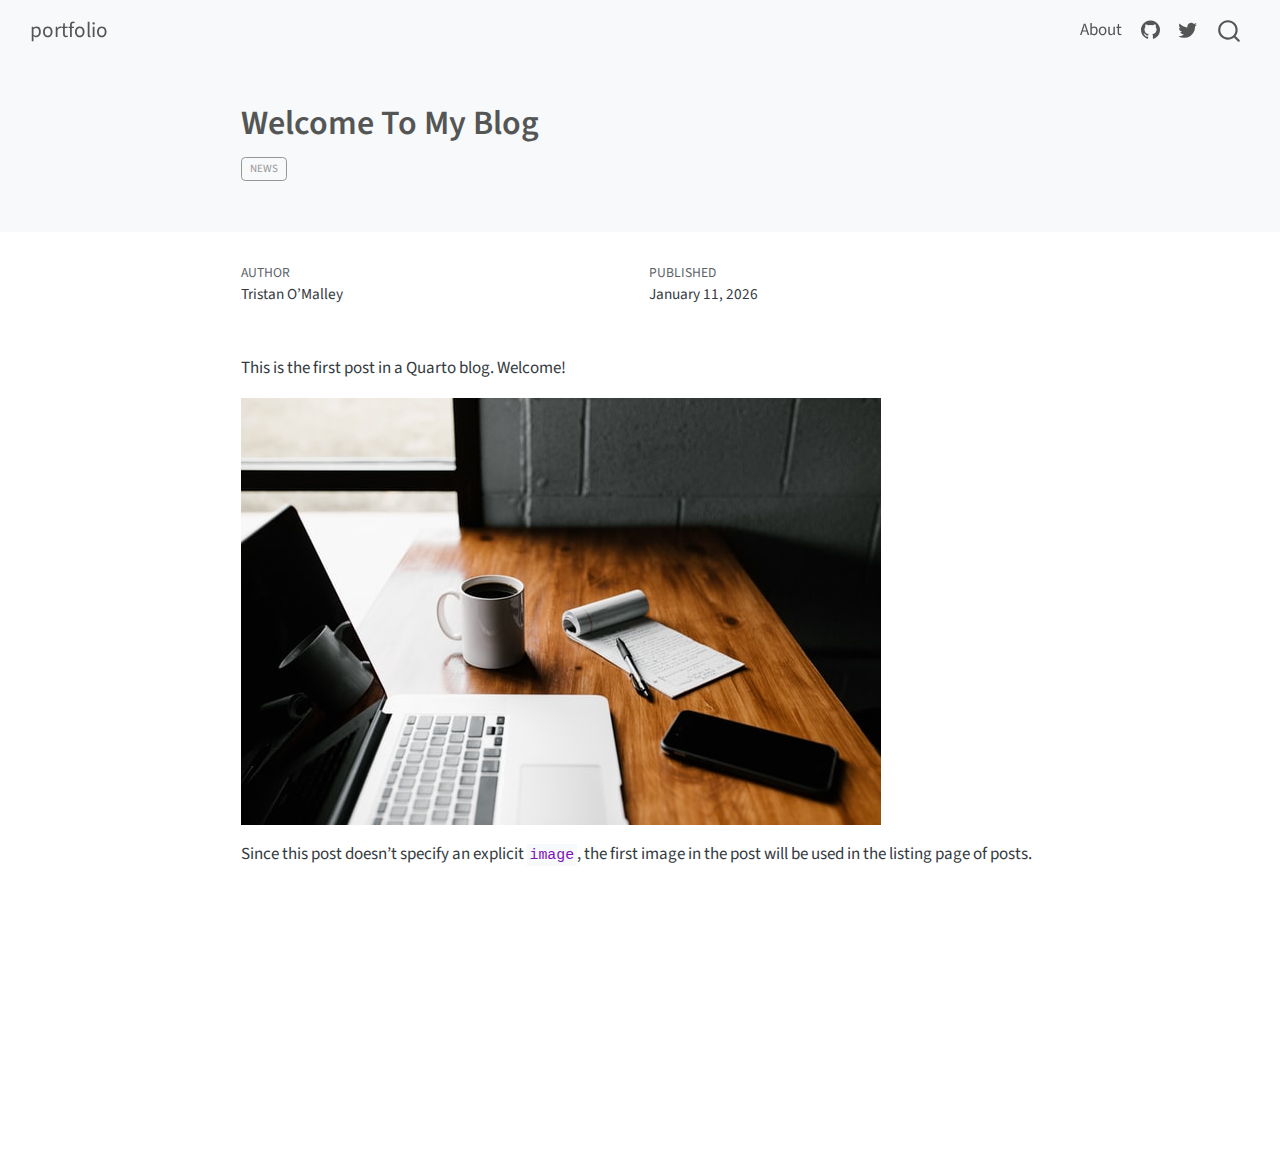
<file: docs/posts/welcome/index.html>
<!DOCTYPE html>
<html xmlns="http://www.w3.org/1999/xhtml" lang="en" xml:lang="en"><head>

<meta charset="utf-8">
<meta name="generator" content="quarto-1.7.32">

<meta name="viewport" content="width=device-width, initial-scale=1.0, user-scalable=yes">

<meta name="author" content="Tristan O’Malley">
<meta name="dcterms.date" content="2026-01-11">

<title>Welcome To My Blog – portfolio</title>
<style>
code{white-space: pre-wrap;}
span.smallcaps{font-variant: small-caps;}
div.columns{display: flex; gap: min(4vw, 1.5em);}
div.column{flex: auto; overflow-x: auto;}
div.hanging-indent{margin-left: 1.5em; text-indent: -1.5em;}
ul.task-list{list-style: none;}
ul.task-list li input[type="checkbox"] {
  width: 0.8em;
  margin: 0 0.8em 0.2em -1em; /* quarto-specific, see https://github.com/quarto-dev/quarto-cli/issues/4556 */ 
  vertical-align: middle;
}
</style>


<script src="../../site_libs/quarto-nav/quarto-nav.js"></script>
<script src="../../site_libs/quarto-nav/headroom.min.js"></script>
<script src="../../site_libs/clipboard/clipboard.min.js"></script>
<script src="../../site_libs/quarto-search/autocomplete.umd.js"></script>
<script src="../../site_libs/quarto-search/fuse.min.js"></script>
<script src="../../site_libs/quarto-search/quarto-search.js"></script>
<meta name="quarto:offset" content="../../">
<script src="../../site_libs/quarto-html/quarto.js" type="module"></script>
<script src="../../site_libs/quarto-html/tabsets/tabsets.js" type="module"></script>
<script src="../../site_libs/quarto-html/popper.min.js"></script>
<script src="../../site_libs/quarto-html/tippy.umd.min.js"></script>
<script src="../../site_libs/quarto-html/anchor.min.js"></script>
<link href="../../site_libs/quarto-html/tippy.css" rel="stylesheet">
<link href="../../site_libs/quarto-html/quarto-syntax-highlighting-37eea08aefeeee20ff55810ff984fec1.css" rel="stylesheet" id="quarto-text-highlighting-styles">
<script src="../../site_libs/bootstrap/bootstrap.min.js"></script>
<link href="../../site_libs/bootstrap/bootstrap-icons.css" rel="stylesheet">
<link href="../../site_libs/bootstrap/bootstrap-dfb324f25d9b1687192fa8be62ac8f9c.min.css" rel="stylesheet" append-hash="true" id="quarto-bootstrap" data-mode="light">
<script id="quarto-search-options" type="application/json">{
  "location": "navbar",
  "copy-button": false,
  "collapse-after": 3,
  "panel-placement": "end",
  "type": "overlay",
  "limit": 50,
  "keyboard-shortcut": [
    "f",
    "/",
    "s"
  ],
  "show-item-context": false,
  "language": {
    "search-no-results-text": "No results",
    "search-matching-documents-text": "matching documents",
    "search-copy-link-title": "Copy link to search",
    "search-hide-matches-text": "Hide additional matches",
    "search-more-match-text": "more match in this document",
    "search-more-matches-text": "more matches in this document",
    "search-clear-button-title": "Clear",
    "search-text-placeholder": "",
    "search-detached-cancel-button-title": "Cancel",
    "search-submit-button-title": "Submit",
    "search-label": "Search"
  }
}</script>


<link rel="stylesheet" href="../../styles.css">
</head>

<body class="nav-fixed fullcontent quarto-light">

<div id="quarto-search-results"></div>
  <header id="quarto-header" class="headroom fixed-top quarto-banner">
    <nav class="navbar navbar-expand-lg " data-bs-theme="dark">
      <div class="navbar-container container-fluid">
      <div class="navbar-brand-container mx-auto">
    <a class="navbar-brand" href="../../index.html">
    <span class="navbar-title">portfolio</span>
    </a>
  </div>
            <div id="quarto-search" class="" title="Search"></div>
          <button class="navbar-toggler" type="button" data-bs-toggle="collapse" data-bs-target="#navbarCollapse" aria-controls="navbarCollapse" role="menu" aria-expanded="false" aria-label="Toggle navigation" onclick="if (window.quartoToggleHeadroom) { window.quartoToggleHeadroom(); }">
  <span class="navbar-toggler-icon"></span>
</button>
          <div class="collapse navbar-collapse" id="navbarCollapse">
            <ul class="navbar-nav navbar-nav-scroll ms-auto">
  <li class="nav-item">
    <a class="nav-link" href="../../about.html"> 
<span class="menu-text">About</span></a>
  </li>  
  <li class="nav-item compact">
    <a class="nav-link" href="https://github.com/"> <i class="bi bi-github" role="img">
</i> 
<span class="menu-text"></span></a>
  </li>  
  <li class="nav-item compact">
    <a class="nav-link" href="https://twitter.com"> <i class="bi bi-twitter" role="img">
</i> 
<span class="menu-text"></span></a>
  </li>  
</ul>
          </div> <!-- /navcollapse -->
            <div class="quarto-navbar-tools">
</div>
      </div> <!-- /container-fluid -->
    </nav>
</header>
<!-- content -->
<header id="title-block-header" class="quarto-title-block default page-columns page-full">
  <div class="quarto-title-banner page-columns page-full">
    <div class="quarto-title column-body">
      <h1 class="title">Welcome To My Blog</h1>
                                <div class="quarto-categories">
                <div class="quarto-category">news</div>
              </div>
                  </div>
  </div>
    
  
  <div class="quarto-title-meta">

      <div>
      <div class="quarto-title-meta-heading">Author</div>
      <div class="quarto-title-meta-contents">
               <p>Tristan O’Malley </p>
            </div>
    </div>
      
      <div>
      <div class="quarto-title-meta-heading">Published</div>
      <div class="quarto-title-meta-contents">
        <p class="date">January 11, 2026</p>
      </div>
    </div>
    
      
    </div>
    
  
  </header><div id="quarto-content" class="quarto-container page-columns page-rows-contents page-layout-article page-navbar">
<!-- sidebar -->
<!-- margin-sidebar -->
    
<!-- main -->
<main class="content quarto-banner-title-block" id="quarto-document-content">





<p>This is the first post in a Quarto blog. Welcome!</p>
<p><img src="thumbnail.jpg" class="img-fluid"></p>
<p>Since this post doesn’t specify an explicit <code>image</code>, the first image in the post will be used in the listing page of posts.</p>



</main> <!-- /main -->
<script id="quarto-html-after-body" type="application/javascript">
  window.document.addEventListener("DOMContentLoaded", function (event) {
    const icon = "";
    const anchorJS = new window.AnchorJS();
    anchorJS.options = {
      placement: 'right',
      icon: icon
    };
    anchorJS.add('.anchored');
    const isCodeAnnotation = (el) => {
      for (const clz of el.classList) {
        if (clz.startsWith('code-annotation-')) {                     
          return true;
        }
      }
      return false;
    }
    const onCopySuccess = function(e) {
      // button target
      const button = e.trigger;
      // don't keep focus
      button.blur();
      // flash "checked"
      button.classList.add('code-copy-button-checked');
      var currentTitle = button.getAttribute("title");
      button.setAttribute("title", "Copied!");
      let tooltip;
      if (window.bootstrap) {
        button.setAttribute("data-bs-toggle", "tooltip");
        button.setAttribute("data-bs-placement", "left");
        button.setAttribute("data-bs-title", "Copied!");
        tooltip = new bootstrap.Tooltip(button, 
          { trigger: "manual", 
            customClass: "code-copy-button-tooltip",
            offset: [0, -8]});
        tooltip.show();    
      }
      setTimeout(function() {
        if (tooltip) {
          tooltip.hide();
          button.removeAttribute("data-bs-title");
          button.removeAttribute("data-bs-toggle");
          button.removeAttribute("data-bs-placement");
        }
        button.setAttribute("title", currentTitle);
        button.classList.remove('code-copy-button-checked');
      }, 1000);
      // clear code selection
      e.clearSelection();
    }
    const getTextToCopy = function(trigger) {
        const codeEl = trigger.previousElementSibling.cloneNode(true);
        for (const childEl of codeEl.children) {
          if (isCodeAnnotation(childEl)) {
            childEl.remove();
          }
        }
        return codeEl.innerText;
    }
    const clipboard = new window.ClipboardJS('.code-copy-button:not([data-in-quarto-modal])', {
      text: getTextToCopy
    });
    clipboard.on('success', onCopySuccess);
    if (window.document.getElementById('quarto-embedded-source-code-modal')) {
      const clipboardModal = new window.ClipboardJS('.code-copy-button[data-in-quarto-modal]', {
        text: getTextToCopy,
        container: window.document.getElementById('quarto-embedded-source-code-modal')
      });
      clipboardModal.on('success', onCopySuccess);
    }
      var localhostRegex = new RegExp(/^(?:http|https):\/\/localhost\:?[0-9]*\//);
      var mailtoRegex = new RegExp(/^mailto:/);
        var filterRegex = new RegExp('/' + window.location.host + '/');
      var isInternal = (href) => {
          return filterRegex.test(href) || localhostRegex.test(href) || mailtoRegex.test(href);
      }
      // Inspect non-navigation links and adorn them if external
     var links = window.document.querySelectorAll('a[href]:not(.nav-link):not(.navbar-brand):not(.toc-action):not(.sidebar-link):not(.sidebar-item-toggle):not(.pagination-link):not(.no-external):not([aria-hidden]):not(.dropdown-item):not(.quarto-navigation-tool):not(.about-link)');
      for (var i=0; i<links.length; i++) {
        const link = links[i];
        if (!isInternal(link.href)) {
          // undo the damage that might have been done by quarto-nav.js in the case of
          // links that we want to consider external
          if (link.dataset.originalHref !== undefined) {
            link.href = link.dataset.originalHref;
          }
        }
      }
    function tippyHover(el, contentFn, onTriggerFn, onUntriggerFn) {
      const config = {
        allowHTML: true,
        maxWidth: 500,
        delay: 100,
        arrow: false,
        appendTo: function(el) {
            return el.parentElement;
        },
        interactive: true,
        interactiveBorder: 10,
        theme: 'quarto',
        placement: 'bottom-start',
      };
      if (contentFn) {
        config.content = contentFn;
      }
      if (onTriggerFn) {
        config.onTrigger = onTriggerFn;
      }
      if (onUntriggerFn) {
        config.onUntrigger = onUntriggerFn;
      }
      window.tippy(el, config); 
    }
    const noterefs = window.document.querySelectorAll('a[role="doc-noteref"]');
    for (var i=0; i<noterefs.length; i++) {
      const ref = noterefs[i];
      tippyHover(ref, function() {
        // use id or data attribute instead here
        let href = ref.getAttribute('data-footnote-href') || ref.getAttribute('href');
        try { href = new URL(href).hash; } catch {}
        const id = href.replace(/^#\/?/, "");
        const note = window.document.getElementById(id);
        if (note) {
          return note.innerHTML;
        } else {
          return "";
        }
      });
    }
    const xrefs = window.document.querySelectorAll('a.quarto-xref');
    const processXRef = (id, note) => {
      // Strip column container classes
      const stripColumnClz = (el) => {
        el.classList.remove("page-full", "page-columns");
        if (el.children) {
          for (const child of el.children) {
            stripColumnClz(child);
          }
        }
      }
      stripColumnClz(note)
      if (id === null || id.startsWith('sec-')) {
        // Special case sections, only their first couple elements
        const container = document.createElement("div");
        if (note.children && note.children.length > 2) {
          container.appendChild(note.children[0].cloneNode(true));
          for (let i = 1; i < note.children.length; i++) {
            const child = note.children[i];
            if (child.tagName === "P" && child.innerText === "") {
              continue;
            } else {
              container.appendChild(child.cloneNode(true));
              break;
            }
          }
          if (window.Quarto?.typesetMath) {
            window.Quarto.typesetMath(container);
          }
          return container.innerHTML
        } else {
          if (window.Quarto?.typesetMath) {
            window.Quarto.typesetMath(note);
          }
          return note.innerHTML;
        }
      } else {
        // Remove any anchor links if they are present
        const anchorLink = note.querySelector('a.anchorjs-link');
        if (anchorLink) {
          anchorLink.remove();
        }
        if (window.Quarto?.typesetMath) {
          window.Quarto.typesetMath(note);
        }
        if (note.classList.contains("callout")) {
          return note.outerHTML;
        } else {
          return note.innerHTML;
        }
      }
    }
    for (var i=0; i<xrefs.length; i++) {
      const xref = xrefs[i];
      tippyHover(xref, undefined, function(instance) {
        instance.disable();
        let url = xref.getAttribute('href');
        let hash = undefined; 
        if (url.startsWith('#')) {
          hash = url;
        } else {
          try { hash = new URL(url).hash; } catch {}
        }
        if (hash) {
          const id = hash.replace(/^#\/?/, "");
          const note = window.document.getElementById(id);
          if (note !== null) {
            try {
              const html = processXRef(id, note.cloneNode(true));
              instance.setContent(html);
            } finally {
              instance.enable();
              instance.show();
            }
          } else {
            // See if we can fetch this
            fetch(url.split('#')[0])
            .then(res => res.text())
            .then(html => {
              const parser = new DOMParser();
              const htmlDoc = parser.parseFromString(html, "text/html");
              const note = htmlDoc.getElementById(id);
              if (note !== null) {
                const html = processXRef(id, note);
                instance.setContent(html);
              } 
            }).finally(() => {
              instance.enable();
              instance.show();
            });
          }
        } else {
          // See if we can fetch a full url (with no hash to target)
          // This is a special case and we should probably do some content thinning / targeting
          fetch(url)
          .then(res => res.text())
          .then(html => {
            const parser = new DOMParser();
            const htmlDoc = parser.parseFromString(html, "text/html");
            const note = htmlDoc.querySelector('main.content');
            if (note !== null) {
              // This should only happen for chapter cross references
              // (since there is no id in the URL)
              // remove the first header
              if (note.children.length > 0 && note.children[0].tagName === "HEADER") {
                note.children[0].remove();
              }
              const html = processXRef(null, note);
              instance.setContent(html);
            } 
          }).finally(() => {
            instance.enable();
            instance.show();
          });
        }
      }, function(instance) {
      });
    }
        let selectedAnnoteEl;
        const selectorForAnnotation = ( cell, annotation) => {
          let cellAttr = 'data-code-cell="' + cell + '"';
          let lineAttr = 'data-code-annotation="' +  annotation + '"';
          const selector = 'span[' + cellAttr + '][' + lineAttr + ']';
          return selector;
        }
        const selectCodeLines = (annoteEl) => {
          const doc = window.document;
          const targetCell = annoteEl.getAttribute("data-target-cell");
          const targetAnnotation = annoteEl.getAttribute("data-target-annotation");
          const annoteSpan = window.document.querySelector(selectorForAnnotation(targetCell, targetAnnotation));
          const lines = annoteSpan.getAttribute("data-code-lines").split(",");
          const lineIds = lines.map((line) => {
            return targetCell + "-" + line;
          })
          let top = null;
          let height = null;
          let parent = null;
          if (lineIds.length > 0) {
              //compute the position of the single el (top and bottom and make a div)
              const el = window.document.getElementById(lineIds[0]);
              top = el.offsetTop;
              height = el.offsetHeight;
              parent = el.parentElement.parentElement;
            if (lineIds.length > 1) {
              const lastEl = window.document.getElementById(lineIds[lineIds.length - 1]);
              const bottom = lastEl.offsetTop + lastEl.offsetHeight;
              height = bottom - top;
            }
            if (top !== null && height !== null && parent !== null) {
              // cook up a div (if necessary) and position it 
              let div = window.document.getElementById("code-annotation-line-highlight");
              if (div === null) {
                div = window.document.createElement("div");
                div.setAttribute("id", "code-annotation-line-highlight");
                div.style.position = 'absolute';
                parent.appendChild(div);
              }
              div.style.top = top - 2 + "px";
              div.style.height = height + 4 + "px";
              div.style.left = 0;
              let gutterDiv = window.document.getElementById("code-annotation-line-highlight-gutter");
              if (gutterDiv === null) {
                gutterDiv = window.document.createElement("div");
                gutterDiv.setAttribute("id", "code-annotation-line-highlight-gutter");
                gutterDiv.style.position = 'absolute';
                const codeCell = window.document.getElementById(targetCell);
                const gutter = codeCell.querySelector('.code-annotation-gutter');
                gutter.appendChild(gutterDiv);
              }
              gutterDiv.style.top = top - 2 + "px";
              gutterDiv.style.height = height + 4 + "px";
            }
            selectedAnnoteEl = annoteEl;
          }
        };
        const unselectCodeLines = () => {
          const elementsIds = ["code-annotation-line-highlight", "code-annotation-line-highlight-gutter"];
          elementsIds.forEach((elId) => {
            const div = window.document.getElementById(elId);
            if (div) {
              div.remove();
            }
          });
          selectedAnnoteEl = undefined;
        };
          // Handle positioning of the toggle
      window.addEventListener(
        "resize",
        throttle(() => {
          elRect = undefined;
          if (selectedAnnoteEl) {
            selectCodeLines(selectedAnnoteEl);
          }
        }, 10)
      );
      function throttle(fn, ms) {
      let throttle = false;
      let timer;
        return (...args) => {
          if(!throttle) { // first call gets through
              fn.apply(this, args);
              throttle = true;
          } else { // all the others get throttled
              if(timer) clearTimeout(timer); // cancel #2
              timer = setTimeout(() => {
                fn.apply(this, args);
                timer = throttle = false;
              }, ms);
          }
        };
      }
        // Attach click handler to the DT
        const annoteDls = window.document.querySelectorAll('dt[data-target-cell]');
        for (const annoteDlNode of annoteDls) {
          annoteDlNode.addEventListener('click', (event) => {
            const clickedEl = event.target;
            if (clickedEl !== selectedAnnoteEl) {
              unselectCodeLines();
              const activeEl = window.document.querySelector('dt[data-target-cell].code-annotation-active');
              if (activeEl) {
                activeEl.classList.remove('code-annotation-active');
              }
              selectCodeLines(clickedEl);
              clickedEl.classList.add('code-annotation-active');
            } else {
              // Unselect the line
              unselectCodeLines();
              clickedEl.classList.remove('code-annotation-active');
            }
          });
        }
    const findCites = (el) => {
      const parentEl = el.parentElement;
      if (parentEl) {
        const cites = parentEl.dataset.cites;
        if (cites) {
          return {
            el,
            cites: cites.split(' ')
          };
        } else {
          return findCites(el.parentElement)
        }
      } else {
        return undefined;
      }
    };
    var bibliorefs = window.document.querySelectorAll('a[role="doc-biblioref"]');
    for (var i=0; i<bibliorefs.length; i++) {
      const ref = bibliorefs[i];
      const citeInfo = findCites(ref);
      if (citeInfo) {
        tippyHover(citeInfo.el, function() {
          var popup = window.document.createElement('div');
          citeInfo.cites.forEach(function(cite) {
            var citeDiv = window.document.createElement('div');
            citeDiv.classList.add('hanging-indent');
            citeDiv.classList.add('csl-entry');
            var biblioDiv = window.document.getElementById('ref-' + cite);
            if (biblioDiv) {
              citeDiv.innerHTML = biblioDiv.innerHTML;
            }
            popup.appendChild(citeDiv);
          });
          return popup.innerHTML;
        });
      }
    }
  });
  </script>
</div> <!-- /content -->




</body></html>
</file>
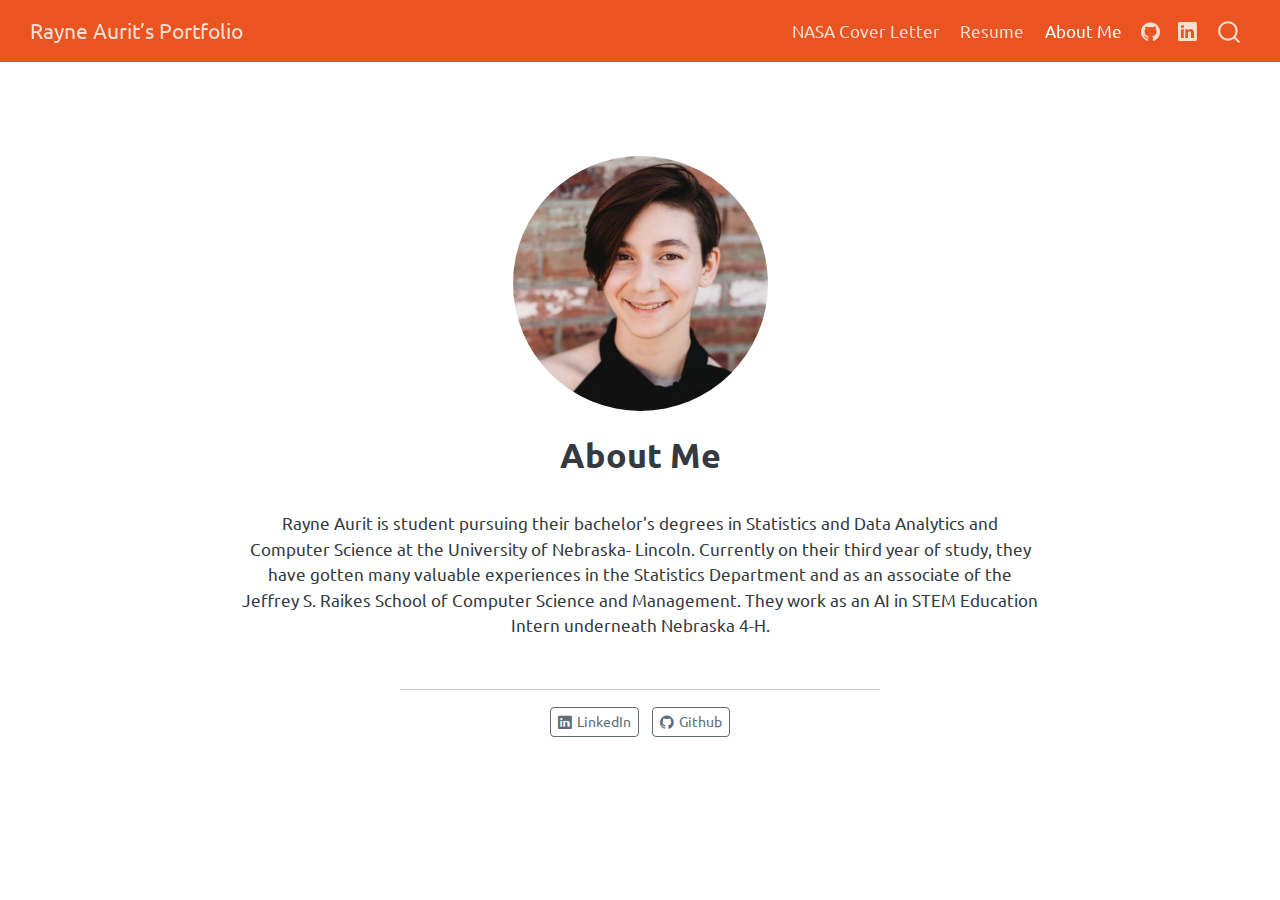
<file: docs/about.html>
<!DOCTYPE html>
<html xmlns="http://www.w3.org/1999/xhtml" lang="en" xml:lang="en"><head>

<meta charset="utf-8">
<meta name="generator" content="quarto-1.7.32">

<meta name="viewport" content="width=device-width, initial-scale=1.0, user-scalable=yes">


<title>About Me – Rayne Aurit’s Portfolio</title>
<style>
code{white-space: pre-wrap;}
span.smallcaps{font-variant: small-caps;}
div.columns{display: flex; gap: min(4vw, 1.5em);}
div.column{flex: auto; overflow-x: auto;}
div.hanging-indent{margin-left: 1.5em; text-indent: -1.5em;}
ul.task-list{list-style: none;}
ul.task-list li input[type="checkbox"] {
  width: 0.8em;
  margin: 0 0.8em 0.2em -1em; /* quarto-specific, see https://github.com/quarto-dev/quarto-cli/issues/4556 */ 
  vertical-align: middle;
}
</style>


<script src="site_libs/quarto-nav/quarto-nav.js"></script>
<script src="site_libs/quarto-nav/headroom.min.js"></script>
<script src="site_libs/clipboard/clipboard.min.js"></script>
<script src="site_libs/quarto-search/autocomplete.umd.js"></script>
<script src="site_libs/quarto-search/fuse.min.js"></script>
<script src="site_libs/quarto-search/quarto-search.js"></script>
<meta name="quarto:offset" content="./">
<link href="./favicon.png" rel="icon" type="image/png">
<script src="site_libs/quarto-html/quarto.js" type="module"></script>
<script src="site_libs/quarto-html/tabsets/tabsets.js" type="module"></script>
<script src="site_libs/quarto-html/popper.min.js"></script>
<script src="site_libs/quarto-html/tippy.umd.min.js"></script>
<link href="site_libs/quarto-html/tippy.css" rel="stylesheet">
<link href="site_libs/quarto-html/quarto-syntax-highlighting-37eea08aefeeee20ff55810ff984fec1.css" rel="stylesheet" id="quarto-text-highlighting-styles">
<script src="site_libs/bootstrap/bootstrap.min.js"></script>
<link href="site_libs/bootstrap/bootstrap-icons.css" rel="stylesheet">
<link href="site_libs/bootstrap/bootstrap-01fbe853b7980beddfee3b159dd84a08.min.css" rel="stylesheet" append-hash="true" id="quarto-bootstrap" data-mode="light">
<script id="quarto-search-options" type="application/json">{
  "location": "navbar",
  "copy-button": false,
  "collapse-after": 3,
  "panel-placement": "end",
  "type": "overlay",
  "limit": 50,
  "keyboard-shortcut": [
    "f",
    "/",
    "s"
  ],
  "show-item-context": false,
  "language": {
    "search-no-results-text": "No results",
    "search-matching-documents-text": "matching documents",
    "search-copy-link-title": "Copy link to search",
    "search-hide-matches-text": "Hide additional matches",
    "search-more-match-text": "more match in this document",
    "search-more-matches-text": "more matches in this document",
    "search-clear-button-title": "Clear",
    "search-text-placeholder": "",
    "search-detached-cancel-button-title": "Cancel",
    "search-submit-button-title": "Submit",
    "search-label": "Search"
  }
}</script>


<link rel="stylesheet" href="styles.css">
</head>

<body class="nav-fixed fullcontent quarto-light">

<div id="quarto-search-results"></div>
  <header id="quarto-header" class="headroom fixed-top">
    <nav class="navbar navbar-expand-lg " data-bs-theme="dark">
      <div class="navbar-container container-fluid">
      <div class="navbar-brand-container mx-auto">
    <a class="navbar-brand" href="./index.html">
    <span class="navbar-title">Rayne Aurit’s Portfolio</span>
    </a>
  </div>
            <div id="quarto-search" class="" title="Search"></div>
          <button class="navbar-toggler" type="button" data-bs-toggle="collapse" data-bs-target="#navbarCollapse" aria-controls="navbarCollapse" role="menu" aria-expanded="false" aria-label="Toggle navigation" onclick="if (window.quartoToggleHeadroom) { window.quartoToggleHeadroom(); }">
  <span class="navbar-toggler-icon"></span>
</button>
          <div class="collapse navbar-collapse" id="navbarCollapse">
            <ul class="navbar-nav navbar-nav-scroll ms-auto">
  <li class="nav-item">
    <a class="nav-link" href="./ResumeModern/CoverLetter.pdf"> 
<span class="menu-text">NASA Cover Letter</span></a>
  </li>  
  <li class="nav-item">
    <a class="nav-link" href="./ResumeModern/ResumeModern.pdf"> 
<span class="menu-text">Resume</span></a>
  </li>  
  <li class="nav-item">
    <a class="nav-link active" href="./about.html" aria-current="page"> 
<span class="menu-text">About Me</span></a>
  </li>  
  <li class="nav-item compact">
    <a class="nav-link" href="https://github.com/raurit"> <i class="bi bi-github" role="img">
</i> 
<span class="menu-text"></span></a>
  </li>  
  <li class="nav-item compact">
    <a class="nav-link" href="https://www.linkedin.com/in/rayne-aurit-08538a29a/"> <i class="bi bi-linkedin" role="img">
</i> 
<span class="menu-text"></span></a>
  </li>  
</ul>
          </div> <!-- /navcollapse -->
            <div class="quarto-navbar-tools">
</div>
      </div> <!-- /container-fluid -->
    </nav>
</header>
<!-- content -->
<div id="quarto-content" class="quarto-container page-columns page-rows-contents page-layout-article page-navbar">
<!-- sidebar -->
<!-- margin-sidebar -->
    
<!-- main -->
<div class="quarto-about-jolla">
  <img src="profilePicture.jpg" class="about-image
  round " style="height: 15em; width: 15em;">
 <header id="title-block-header" class="quarto-title-block default">
<div class="quarto-title">
<h1 class="title">About Me</h1>
</div>
<div class="quarto-title-meta">
  </div>
</header><main class="content" id="quarto-document-content">
<p>Rayne Aurit is student pursuing their bachelor’s degrees in Statistics and Data Analytics and Computer Science at the University of Nebraska- Lincoln. Currently on their third year of study, they have gotten many valuable experiences in the Statistics Department and as an associate of the Jeffrey S. Raikes School of Computer Science and Management. They work as an AI in STEM Education Intern underneath Nebraska 4-H.</p>


</main> 
  <hr class="about-sep">
   <div class="about-links">
  <a href="https://www.linkedin.com/in/rayne-aurit-08538a29a/" class="about-link" rel="" target="">
    <i class="bi bi-linkedin"></i>
     <span class="about-link-text">LinkedIn</span>
  </a>
  <a href="https://github.com/raurit" class="about-link" rel="" target="">
    <i class="bi bi-github"></i>
     <span class="about-link-text">Github</span>
  </a>
</div>
</div>
 <!-- /main -->
<script id="quarto-html-after-body" type="application/javascript">
  window.document.addEventListener("DOMContentLoaded", function (event) {
    const isCodeAnnotation = (el) => {
      for (const clz of el.classList) {
        if (clz.startsWith('code-annotation-')) {                     
          return true;
        }
      }
      return false;
    }
    const onCopySuccess = function(e) {
      // button target
      const button = e.trigger;
      // don't keep focus
      button.blur();
      // flash "checked"
      button.classList.add('code-copy-button-checked');
      var currentTitle = button.getAttribute("title");
      button.setAttribute("title", "Copied!");
      let tooltip;
      if (window.bootstrap) {
        button.setAttribute("data-bs-toggle", "tooltip");
        button.setAttribute("data-bs-placement", "left");
        button.setAttribute("data-bs-title", "Copied!");
        tooltip = new bootstrap.Tooltip(button, 
          { trigger: "manual", 
            customClass: "code-copy-button-tooltip",
            offset: [0, -8]});
        tooltip.show();    
      }
      setTimeout(function() {
        if (tooltip) {
          tooltip.hide();
          button.removeAttribute("data-bs-title");
          button.removeAttribute("data-bs-toggle");
          button.removeAttribute("data-bs-placement");
        }
        button.setAttribute("title", currentTitle);
        button.classList.remove('code-copy-button-checked');
      }, 1000);
      // clear code selection
      e.clearSelection();
    }
    const getTextToCopy = function(trigger) {
        const codeEl = trigger.previousElementSibling.cloneNode(true);
        for (const childEl of codeEl.children) {
          if (isCodeAnnotation(childEl)) {
            childEl.remove();
          }
        }
        return codeEl.innerText;
    }
    const clipboard = new window.ClipboardJS('.code-copy-button:not([data-in-quarto-modal])', {
      text: getTextToCopy
    });
    clipboard.on('success', onCopySuccess);
    if (window.document.getElementById('quarto-embedded-source-code-modal')) {
      const clipboardModal = new window.ClipboardJS('.code-copy-button[data-in-quarto-modal]', {
        text: getTextToCopy,
        container: window.document.getElementById('quarto-embedded-source-code-modal')
      });
      clipboardModal.on('success', onCopySuccess);
    }
      var localhostRegex = new RegExp(/^(?:http|https):\/\/localhost\:?[0-9]*\//);
      var mailtoRegex = new RegExp(/^mailto:/);
        var filterRegex = new RegExp('/' + window.location.host + '/');
      var isInternal = (href) => {
          return filterRegex.test(href) || localhostRegex.test(href) || mailtoRegex.test(href);
      }
      // Inspect non-navigation links and adorn them if external
     var links = window.document.querySelectorAll('a[href]:not(.nav-link):not(.navbar-brand):not(.toc-action):not(.sidebar-link):not(.sidebar-item-toggle):not(.pagination-link):not(.no-external):not([aria-hidden]):not(.dropdown-item):not(.quarto-navigation-tool):not(.about-link)');
      for (var i=0; i<links.length; i++) {
        const link = links[i];
        if (!isInternal(link.href)) {
          // undo the damage that might have been done by quarto-nav.js in the case of
          // links that we want to consider external
          if (link.dataset.originalHref !== undefined) {
            link.href = link.dataset.originalHref;
          }
        }
      }
    function tippyHover(el, contentFn, onTriggerFn, onUntriggerFn) {
      const config = {
        allowHTML: true,
        maxWidth: 500,
        delay: 100,
        arrow: false,
        appendTo: function(el) {
            return el.parentElement;
        },
        interactive: true,
        interactiveBorder: 10,
        theme: 'quarto',
        placement: 'bottom-start',
      };
      if (contentFn) {
        config.content = contentFn;
      }
      if (onTriggerFn) {
        config.onTrigger = onTriggerFn;
      }
      if (onUntriggerFn) {
        config.onUntrigger = onUntriggerFn;
      }
      window.tippy(el, config); 
    }
    const noterefs = window.document.querySelectorAll('a[role="doc-noteref"]');
    for (var i=0; i<noterefs.length; i++) {
      const ref = noterefs[i];
      tippyHover(ref, function() {
        // use id or data attribute instead here
        let href = ref.getAttribute('data-footnote-href') || ref.getAttribute('href');
        try { href = new URL(href).hash; } catch {}
        const id = href.replace(/^#\/?/, "");
        const note = window.document.getElementById(id);
        if (note) {
          return note.innerHTML;
        } else {
          return "";
        }
      });
    }
    const xrefs = window.document.querySelectorAll('a.quarto-xref');
    const processXRef = (id, note) => {
      // Strip column container classes
      const stripColumnClz = (el) => {
        el.classList.remove("page-full", "page-columns");
        if (el.children) {
          for (const child of el.children) {
            stripColumnClz(child);
          }
        }
      }
      stripColumnClz(note)
      if (id === null || id.startsWith('sec-')) {
        // Special case sections, only their first couple elements
        const container = document.createElement("div");
        if (note.children && note.children.length > 2) {
          container.appendChild(note.children[0].cloneNode(true));
          for (let i = 1; i < note.children.length; i++) {
            const child = note.children[i];
            if (child.tagName === "P" && child.innerText === "") {
              continue;
            } else {
              container.appendChild(child.cloneNode(true));
              break;
            }
          }
          if (window.Quarto?.typesetMath) {
            window.Quarto.typesetMath(container);
          }
          return container.innerHTML
        } else {
          if (window.Quarto?.typesetMath) {
            window.Quarto.typesetMath(note);
          }
          return note.innerHTML;
        }
      } else {
        // Remove any anchor links if they are present
        const anchorLink = note.querySelector('a.anchorjs-link');
        if (anchorLink) {
          anchorLink.remove();
        }
        if (window.Quarto?.typesetMath) {
          window.Quarto.typesetMath(note);
        }
        if (note.classList.contains("callout")) {
          return note.outerHTML;
        } else {
          return note.innerHTML;
        }
      }
    }
    for (var i=0; i<xrefs.length; i++) {
      const xref = xrefs[i];
      tippyHover(xref, undefined, function(instance) {
        instance.disable();
        let url = xref.getAttribute('href');
        let hash = undefined; 
        if (url.startsWith('#')) {
          hash = url;
        } else {
          try { hash = new URL(url).hash; } catch {}
        }
        if (hash) {
          const id = hash.replace(/^#\/?/, "");
          const note = window.document.getElementById(id);
          if (note !== null) {
            try {
              const html = processXRef(id, note.cloneNode(true));
              instance.setContent(html);
            } finally {
              instance.enable();
              instance.show();
            }
          } else {
            // See if we can fetch this
            fetch(url.split('#')[0])
            .then(res => res.text())
            .then(html => {
              const parser = new DOMParser();
              const htmlDoc = parser.parseFromString(html, "text/html");
              const note = htmlDoc.getElementById(id);
              if (note !== null) {
                const html = processXRef(id, note);
                instance.setContent(html);
              } 
            }).finally(() => {
              instance.enable();
              instance.show();
            });
          }
        } else {
          // See if we can fetch a full url (with no hash to target)
          // This is a special case and we should probably do some content thinning / targeting
          fetch(url)
          .then(res => res.text())
          .then(html => {
            const parser = new DOMParser();
            const htmlDoc = parser.parseFromString(html, "text/html");
            const note = htmlDoc.querySelector('main.content');
            if (note !== null) {
              // This should only happen for chapter cross references
              // (since there is no id in the URL)
              // remove the first header
              if (note.children.length > 0 && note.children[0].tagName === "HEADER") {
                note.children[0].remove();
              }
              const html = processXRef(null, note);
              instance.setContent(html);
            } 
          }).finally(() => {
            instance.enable();
            instance.show();
          });
        }
      }, function(instance) {
      });
    }
        let selectedAnnoteEl;
        const selectorForAnnotation = ( cell, annotation) => {
          let cellAttr = 'data-code-cell="' + cell + '"';
          let lineAttr = 'data-code-annotation="' +  annotation + '"';
          const selector = 'span[' + cellAttr + '][' + lineAttr + ']';
          return selector;
        }
        const selectCodeLines = (annoteEl) => {
          const doc = window.document;
          const targetCell = annoteEl.getAttribute("data-target-cell");
          const targetAnnotation = annoteEl.getAttribute("data-target-annotation");
          const annoteSpan = window.document.querySelector(selectorForAnnotation(targetCell, targetAnnotation));
          const lines = annoteSpan.getAttribute("data-code-lines").split(",");
          const lineIds = lines.map((line) => {
            return targetCell + "-" + line;
          })
          let top = null;
          let height = null;
          let parent = null;
          if (lineIds.length > 0) {
              //compute the position of the single el (top and bottom and make a div)
              const el = window.document.getElementById(lineIds[0]);
              top = el.offsetTop;
              height = el.offsetHeight;
              parent = el.parentElement.parentElement;
            if (lineIds.length > 1) {
              const lastEl = window.document.getElementById(lineIds[lineIds.length - 1]);
              const bottom = lastEl.offsetTop + lastEl.offsetHeight;
              height = bottom - top;
            }
            if (top !== null && height !== null && parent !== null) {
              // cook up a div (if necessary) and position it 
              let div = window.document.getElementById("code-annotation-line-highlight");
              if (div === null) {
                div = window.document.createElement("div");
                div.setAttribute("id", "code-annotation-line-highlight");
                div.style.position = 'absolute';
                parent.appendChild(div);
              }
              div.style.top = top - 2 + "px";
              div.style.height = height + 4 + "px";
              div.style.left = 0;
              let gutterDiv = window.document.getElementById("code-annotation-line-highlight-gutter");
              if (gutterDiv === null) {
                gutterDiv = window.document.createElement("div");
                gutterDiv.setAttribute("id", "code-annotation-line-highlight-gutter");
                gutterDiv.style.position = 'absolute';
                const codeCell = window.document.getElementById(targetCell);
                const gutter = codeCell.querySelector('.code-annotation-gutter');
                gutter.appendChild(gutterDiv);
              }
              gutterDiv.style.top = top - 2 + "px";
              gutterDiv.style.height = height + 4 + "px";
            }
            selectedAnnoteEl = annoteEl;
          }
        };
        const unselectCodeLines = () => {
          const elementsIds = ["code-annotation-line-highlight", "code-annotation-line-highlight-gutter"];
          elementsIds.forEach((elId) => {
            const div = window.document.getElementById(elId);
            if (div) {
              div.remove();
            }
          });
          selectedAnnoteEl = undefined;
        };
          // Handle positioning of the toggle
      window.addEventListener(
        "resize",
        throttle(() => {
          elRect = undefined;
          if (selectedAnnoteEl) {
            selectCodeLines(selectedAnnoteEl);
          }
        }, 10)
      );
      function throttle(fn, ms) {
      let throttle = false;
      let timer;
        return (...args) => {
          if(!throttle) { // first call gets through
              fn.apply(this, args);
              throttle = true;
          } else { // all the others get throttled
              if(timer) clearTimeout(timer); // cancel #2
              timer = setTimeout(() => {
                fn.apply(this, args);
                timer = throttle = false;
              }, ms);
          }
        };
      }
        // Attach click handler to the DT
        const annoteDls = window.document.querySelectorAll('dt[data-target-cell]');
        for (const annoteDlNode of annoteDls) {
          annoteDlNode.addEventListener('click', (event) => {
            const clickedEl = event.target;
            if (clickedEl !== selectedAnnoteEl) {
              unselectCodeLines();
              const activeEl = window.document.querySelector('dt[data-target-cell].code-annotation-active');
              if (activeEl) {
                activeEl.classList.remove('code-annotation-active');
              }
              selectCodeLines(clickedEl);
              clickedEl.classList.add('code-annotation-active');
            } else {
              // Unselect the line
              unselectCodeLines();
              clickedEl.classList.remove('code-annotation-active');
            }
          });
        }
    const findCites = (el) => {
      const parentEl = el.parentElement;
      if (parentEl) {
        const cites = parentEl.dataset.cites;
        if (cites) {
          return {
            el,
            cites: cites.split(' ')
          };
        } else {
          return findCites(el.parentElement)
        }
      } else {
        return undefined;
      }
    };
    var bibliorefs = window.document.querySelectorAll('a[role="doc-biblioref"]');
    for (var i=0; i<bibliorefs.length; i++) {
      const ref = bibliorefs[i];
      const citeInfo = findCites(ref);
      if (citeInfo) {
        tippyHover(citeInfo.el, function() {
          var popup = window.document.createElement('div');
          citeInfo.cites.forEach(function(cite) {
            var citeDiv = window.document.createElement('div');
            citeDiv.classList.add('hanging-indent');
            citeDiv.classList.add('csl-entry');
            var biblioDiv = window.document.getElementById('ref-' + cite);
            if (biblioDiv) {
              citeDiv.innerHTML = biblioDiv.innerHTML;
            }
            popup.appendChild(citeDiv);
          });
          return popup.innerHTML;
        });
      }
    }
  });
  </script>
</div> <!-- /content -->




</body></html>
</file>
<file: docs/site_libs/quarto-html/tippy.css>
.tippy-box[data-animation=fade][data-state=hidden]{opacity:0}[data-tippy-root]{max-width:calc(100vw - 10px)}.tippy-box{position:relative;background-color:#333;color:#fff;border-radius:4px;font-size:14px;line-height:1.4;white-space:normal;outline:0;transition-property:transform,visibility,opacity}.tippy-box[data-placement^=top]>.tippy-arrow{bottom:0}.tippy-box[data-placement^=top]>.tippy-arrow:before{bottom:-7px;left:0;border-width:8px 8px 0;border-top-color:initial;transform-origin:center top}.tippy-box[data-placement^=bottom]>.tippy-arrow{top:0}.tippy-box[data-placement^=bottom]>.tippy-arrow:before{top:-7px;left:0;border-width:0 8px 8px;border-bottom-color:initial;transform-origin:center bottom}.tippy-box[data-placement^=left]>.tippy-arrow{right:0}.tippy-box[data-placement^=left]>.tippy-arrow:before{border-width:8px 0 8px 8px;border-left-color:initial;right:-7px;transform-origin:center left}.tippy-box[data-placement^=right]>.tippy-arrow{left:0}.tippy-box[data-placement^=right]>.tippy-arrow:before{left:-7px;border-width:8px 8px 8px 0;border-right-color:initial;transform-origin:center right}.tippy-box[data-inertia][data-state=visible]{transition-timing-function:cubic-bezier(.54,1.5,.38,1.11)}.tippy-arrow{width:16px;height:16px;color:#333}.tippy-arrow:before{content:"";position:absolute;border-color:transparent;border-style:solid}.tippy-content{position:relative;padding:5px 9px;z-index:1}
</file>
<file: docs/site_libs/quarto-html/quarto-syntax-highlighting-37eea08aefeeee20ff55810ff984fec1.css>
/* quarto syntax highlight colors */
:root {
  --quarto-hl-ot-color: #003B4F;
  --quarto-hl-at-color: #657422;
  --quarto-hl-ss-color: #20794D;
  --quarto-hl-an-color: #5E5E5E;
  --quarto-hl-fu-color: #4758AB;
  --quarto-hl-st-color: #20794D;
  --quarto-hl-cf-color: #003B4F;
  --quarto-hl-op-color: #5E5E5E;
  --quarto-hl-er-color: #AD0000;
  --quarto-hl-bn-color: #AD0000;
  --quarto-hl-al-color: #AD0000;
  --quarto-hl-va-color: #111111;
  --quarto-hl-bu-color: inherit;
  --quarto-hl-ex-color: inherit;
  --quarto-hl-pp-color: #AD0000;
  --quarto-hl-in-color: #5E5E5E;
  --quarto-hl-vs-color: #20794D;
  --quarto-hl-wa-color: #5E5E5E;
  --quarto-hl-do-color: #5E5E5E;
  --quarto-hl-im-color: #00769E;
  --quarto-hl-ch-color: #20794D;
  --quarto-hl-dt-color: #AD0000;
  --quarto-hl-fl-color: #AD0000;
  --quarto-hl-co-color: #5E5E5E;
  --quarto-hl-cv-color: #5E5E5E;
  --quarto-hl-cn-color: #8f5902;
  --quarto-hl-sc-color: #5E5E5E;
  --quarto-hl-dv-color: #AD0000;
  --quarto-hl-kw-color: #003B4F;
}

/* other quarto variables */
:root {
  --quarto-font-monospace: SFMono-Regular, Menlo, Monaco, Consolas, "Liberation Mono", "Courier New", monospace;
}

/* syntax highlight based on Pandoc's rules */
pre > code.sourceCode > span {
  color: #003B4F;
}

code.sourceCode > span {
  color: #003B4F;
}

div.sourceCode,
div.sourceCode pre.sourceCode {
  color: #003B4F;
}

/* Normal */
code span {
  color: #003B4F;
}

/* Alert */
code span.al {
  color: #AD0000;
  font-style: inherit;
}

/* Annotation */
code span.an {
  color: #5E5E5E;
  font-style: inherit;
}

/* Attribute */
code span.at {
  color: #657422;
  font-style: inherit;
}

/* BaseN */
code span.bn {
  color: #AD0000;
  font-style: inherit;
}

/* BuiltIn */
code span.bu {
  font-style: inherit;
}

/* ControlFlow */
code span.cf {
  color: #003B4F;
  font-weight: bold;
  font-style: inherit;
}

/* Char */
code span.ch {
  color: #20794D;
  font-style: inherit;
}

/* Constant */
code span.cn {
  color: #8f5902;
  font-style: inherit;
}

/* Comment */
code span.co {
  color: #5E5E5E;
  font-style: inherit;
}

/* CommentVar */
code span.cv {
  color: #5E5E5E;
  font-style: italic;
}

/* Documentation */
code span.do {
  color: #5E5E5E;
  font-style: italic;
}

/* DataType */
code span.dt {
  color: #AD0000;
  font-style: inherit;
}

/* DecVal */
code span.dv {
  color: #AD0000;
  font-style: inherit;
}

/* Error */
code span.er {
  color: #AD0000;
  font-style: inherit;
}

/* Extension */
code span.ex {
  font-style: inherit;
}

/* Float */
code span.fl {
  color: #AD0000;
  font-style: inherit;
}

/* Function */
code span.fu {
  color: #4758AB;
  font-style: inherit;
}

/* Import */
code span.im {
  color: #00769E;
  font-style: inherit;
}

/* Information */
code span.in {
  color: #5E5E5E;
  font-style: inherit;
}

/* Keyword */
code span.kw {
  color: #003B4F;
  font-weight: bold;
  font-style: inherit;
}

/* Operator */
code span.op {
  color: #5E5E5E;
  font-style: inherit;
}

/* Other */
code span.ot {
  color: #003B4F;
  font-style: inherit;
}

/* Preprocessor */
code span.pp {
  color: #AD0000;
  font-style: inherit;
}

/* SpecialChar */
code span.sc {
  color: #5E5E5E;
  font-style: inherit;
}

/* SpecialString */
code span.ss {
  color: #20794D;
  font-style: inherit;
}

/* String */
code span.st {
  color: #20794D;
  font-style: inherit;
}

/* Variable */
code span.va {
  color: #111111;
  font-style: inherit;
}

/* VerbatimString */
code span.vs {
  color: #20794D;
  font-style: inherit;
}

/* Warning */
code span.wa {
  color: #5E5E5E;
  font-style: italic;
}

.prevent-inlining {
  content: "</";
}

/*# sourceMappingURL=27d3d809615f7771493d095567f04340.css.map */
</file>
<file: docs/styles.css>
/* css styles */
</file>
